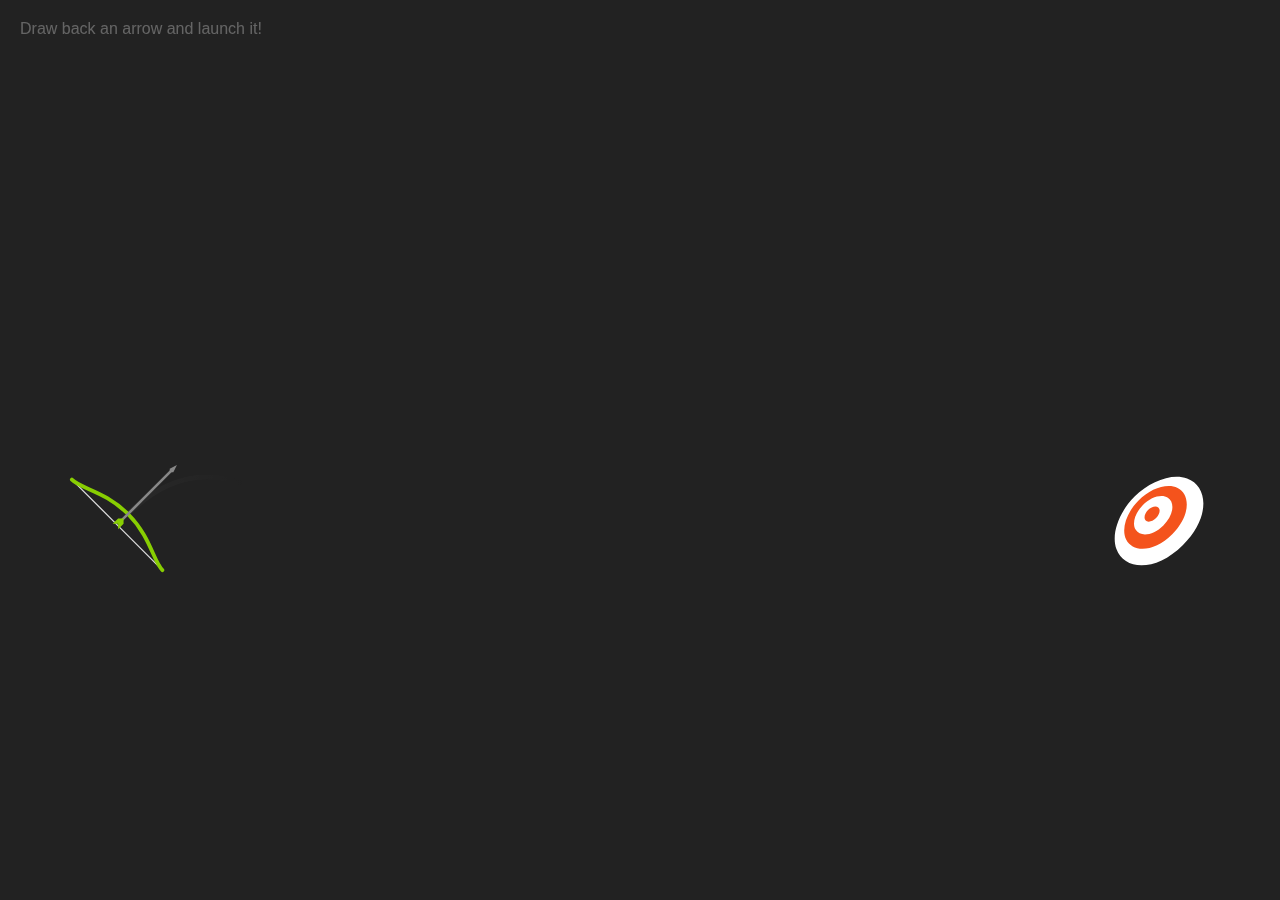
<file: BullsEye/index.html>
<!DOCTYPE html>
<html lang="en">

<head>
	<meta charset="UTF-8">
	<title>BullsEye</title>

	<link rel="stylesheet" href="style.css">
</head>

<body>

	<svg id="game" xmlns="http://www.w3.org/2000/svg" viewBox="0 0 1000 400" overflow="visible">
		<linearGradient id="ArcGradient">
			<stop offset="0" stop-color="#fff" stop-opacity=".2" />
			<stop offset="50%" stop-color="#fff" stop-opacity="0" />
		</linearGradient>
		<path id="arc" fill="none" stroke="url(#ArcGradient)" stroke-width="4" d="M100,250c250-400,550-400,800,0" pointer-events="none" />
		<defs>
			<g id="arrow">
				<line x2="60" fill="none" stroke="#888" stroke-width="2" />
				<polygon fill="#888" points="64 0 58 2 56 0 58 -2" />
				<polygon fill="#88ce02" points="2 -3 -4 -3 -1 0 -4 3 2 3 5 0" />
			</g>
		</defs>
		<g id="target">
			<path fill="#FFF" d="M924.2,274.2c-21.5,21.5-45.9,19.9-52,3.2c-4.4-12.1,2.4-29.2,14.2-41c11.8-11.8,29-18.6,41-14.2 C944.1,228.3,945.7,252.8,924.2,274.2z" />
			<path fill="#F4531C" d="M915.8,265.8c-14.1,14.1-30.8,14.6-36,4.1c-4.1-8.3,0.5-21.3,9.7-30.5s22.2-13.8,30.5-9.7 C930.4,235,929.9,251.7,915.8,265.8z" />
			<path fill="#FFF" d="M908.9,258.9c-8,8-17.9,9.2-21.6,3.5c-3.2-4.9-0.5-13.4,5.6-19.5c6.1-6.1,14.6-8.8,19.5-5.6 C918.1,241,916.9,250.9,908.9,258.9z" />
			<path fill="#F4531C" d="M903.2,253.2c-2.9,2.9-6.7,3.6-8.3,1.7c-1.5-1.8-0.6-5.4,2-8c2.6-2.6,6.2-3.6,8-2 C906.8,246.5,906.1,250.2,903.2,253.2z" />
		</g>
		<g id="bow" fill="none" stroke-linecap="round" vector-effect="non-scaling-stroke" pointer-events="none">
			<polyline fill="none" stroke="#ddd" stroke-linecap="round" points="88,200 88,250 88,300" />
			<path fill="none" stroke="#88ce02" stroke-width="3" stroke-linecap="round" d="M88,300 c0-10.1,12-25.1,12-50s-12-39.9-12-50" />
		</g>
		<g class="arrow-angle">
			<use x="100" y="250" xlink:href="#arrow" />
		</g>
		<clipPath id="mask">
			<polygon opacity=".5" points="0,0 1500,0 1500,200 970,290 950,240 925,220 875,280 890,295 920,310 0,350" pointer-events="none" />
		</clipPath>
		<g class="arrows" clip-path="url(#mask)" pointer-events="none">
		</g>
		<g class="miss" fill="#aaa" opacity="0" transform="translate(0, 100)">
			<path d="M358 194L363 118 386 120 400 153 416 121 440 119 446 203 419 212 416 163 401 180 380 160 381 204" />
			<path d="M450 120L458 200 475 192 474 121" />
			<path d="M537 118L487 118 485 160 515 162 509 177 482 171 482 193 529 199 538 148 501 146 508 133 537 137" />
			<path d="M540 202L543 178 570 186 569 168 544 167 546 122 590 116 586 142 561 140 560 152 586 153 586 205" />
			<path d="M595,215l5-23l31,0l-5,29L595,215z M627,176l13-70l-41-0l-0,70L627,176z" />
		</g>
		<g class="bullseye" fill="#F4531C" opacity="0">
			<path d="M322,159l15-21l-27-13l-32,13l15,71l41-14l7-32L322,159z M292,142h20l3,8l-16,8 L292,142z M321,182l-18,9l-4-18l23-2V182z" />
			<path d="M340 131L359 125 362 169 381 167 386 123 405 129 392 183 351 186z" />
			<path d="M413 119L402 188 450 196 454 175 422 175 438 120z" />
			<path d="M432 167L454 169 466 154 451 151 478 115 453 113z" />
			<path d="M524 109L492 112 466 148 487 155 491 172 464 167 463 184 502 191 513 143 487 141 496 125 517 126z" />
			<path d="M537 114L512 189 558 199 566 174 533 175 539 162 553 164 558 150 543 145 547 134 566 148 575 124z" />
			<path d="M577 118L587 158 570 198 587 204 626 118 606 118 598 141 590 112z" />
			<path d="M635 122L599 198 643 207 649 188 624 188 630 170 639 178 645 162 637 158 649 143 662 151 670 134z" />
			<path d="M649,220l4-21l28,4l-6,25L649,220z M681,191l40-79l-35-8L659,184L681,191z" />
		</g>
		<g class="hit" fill="#ffcc00" opacity="0" transform="translate(180, -80) rotate(12) ">
			<path d="M383 114L385 195 407 191 406 160 422 155 418 191 436 189 444 112 423 119 422 141 407 146 400 113" />
			<path d="M449 185L453 113 477 112 464 186" />
			<path d="M486 113L484 130 506 130 481 188 506 187 520 131 540 135 545 119" />
			<path d="M526,195l5-20l22,5l-9,16L526,195z M558,164l32-44l-35-9l-19,51L558,164z" />
		</g>
		<!-- 	<line x1= "875", y1= "280", x2= "925", y2= "220" stroke="red"/>
		<circle class="point" r="7" fill="purple" opacity=".4"/> -->
	</svg>

	<span>Draw back an arrow and launch it!</span>

	<script src="TweenMax.js"></script>
	<script src="MorphSVGPlugin.js"></script>
	<script src="script.js"></script>

</body>

</html>
</file>
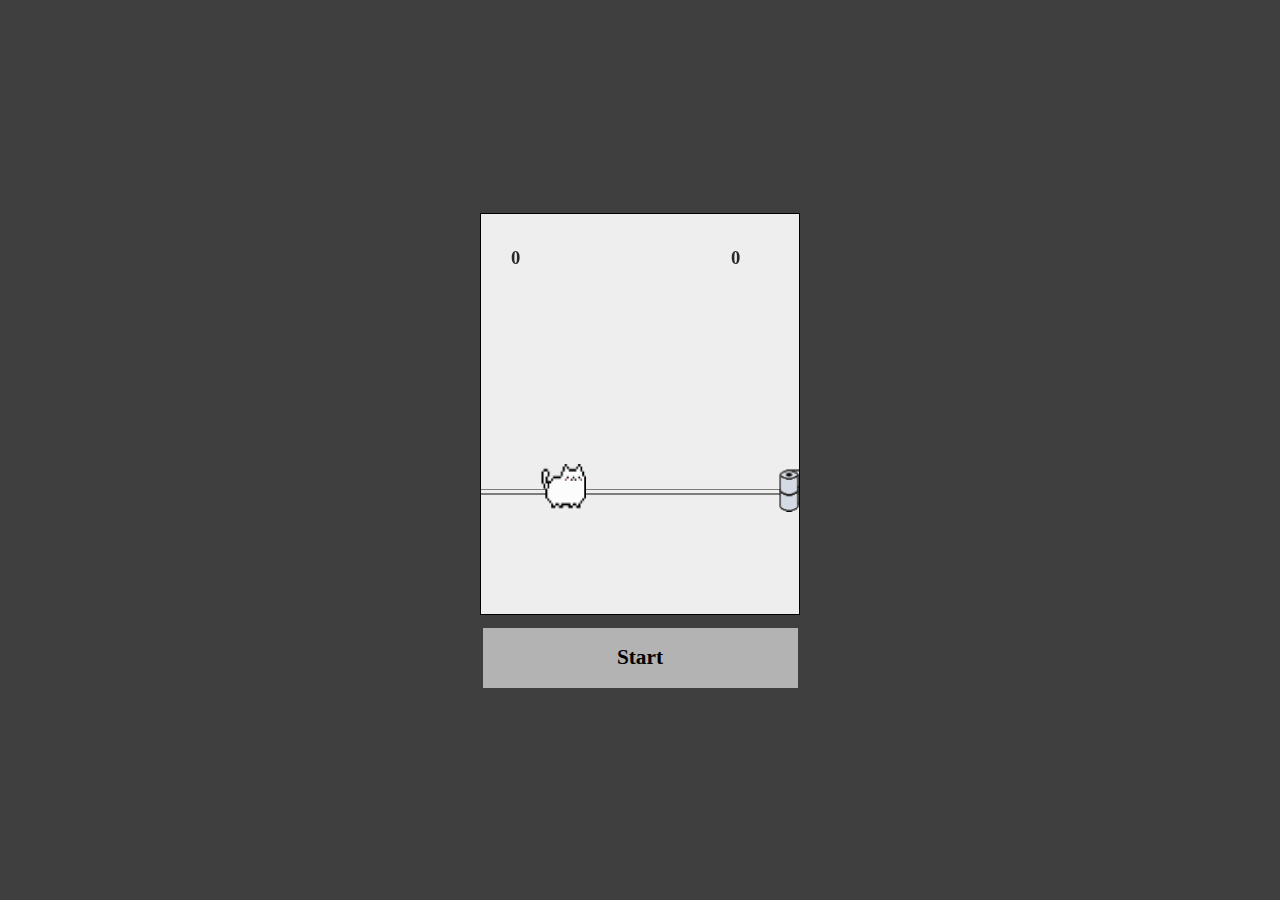
<file: CatJumper/index.html>
<!DOCTYPE html>
<html lang="en" >
<head>
	<meta charset="UTF-8">
	<title>CodePen - Cat Game js</title>
	<link rel="stylesheet" href="style.css">
</head>
<body onload="load();iniciar();">
	<div class="centrar">
		<canvas id="mesadejuego" width="318px;" height="400px;"></canvas>
	</div>
	<div class="button" id="saltar">
		<button type="button" >Start</button>
	</div>
	<script  src="script.js"></script>
</body>
</html>
</file>
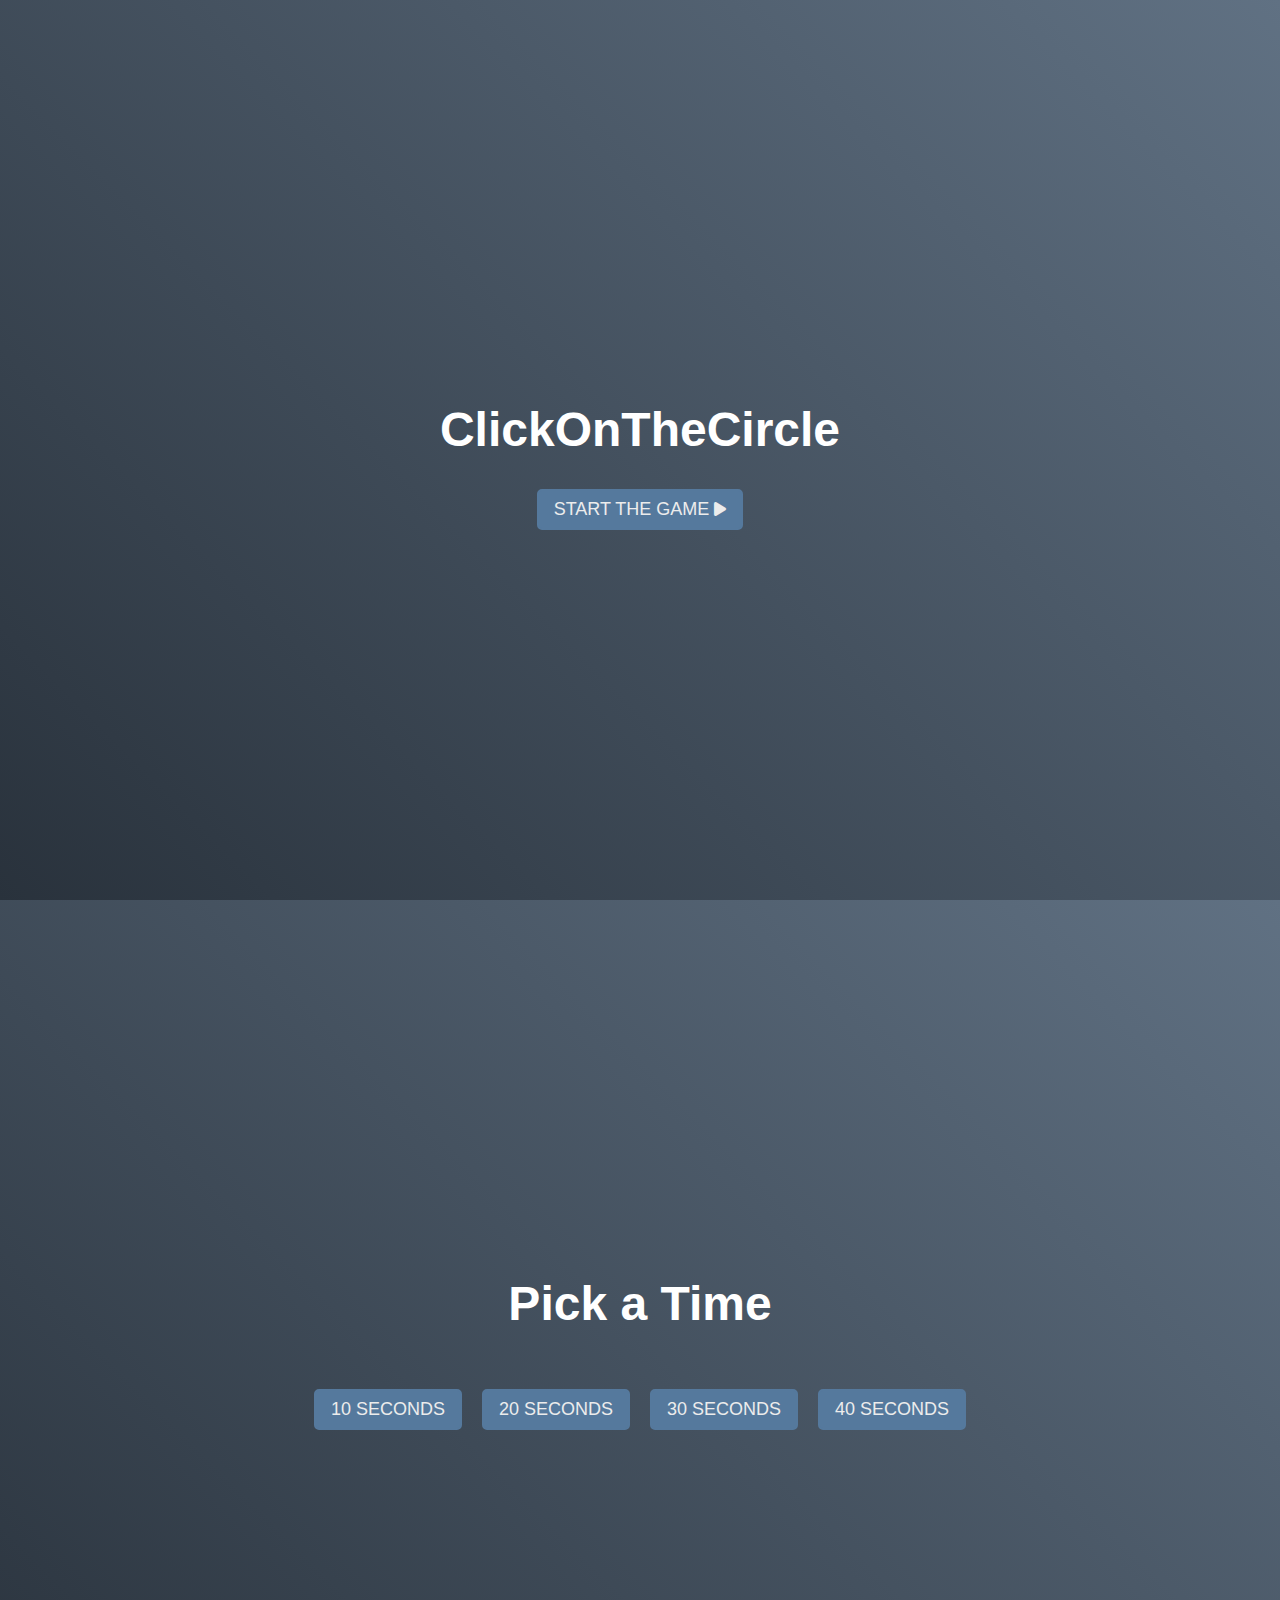
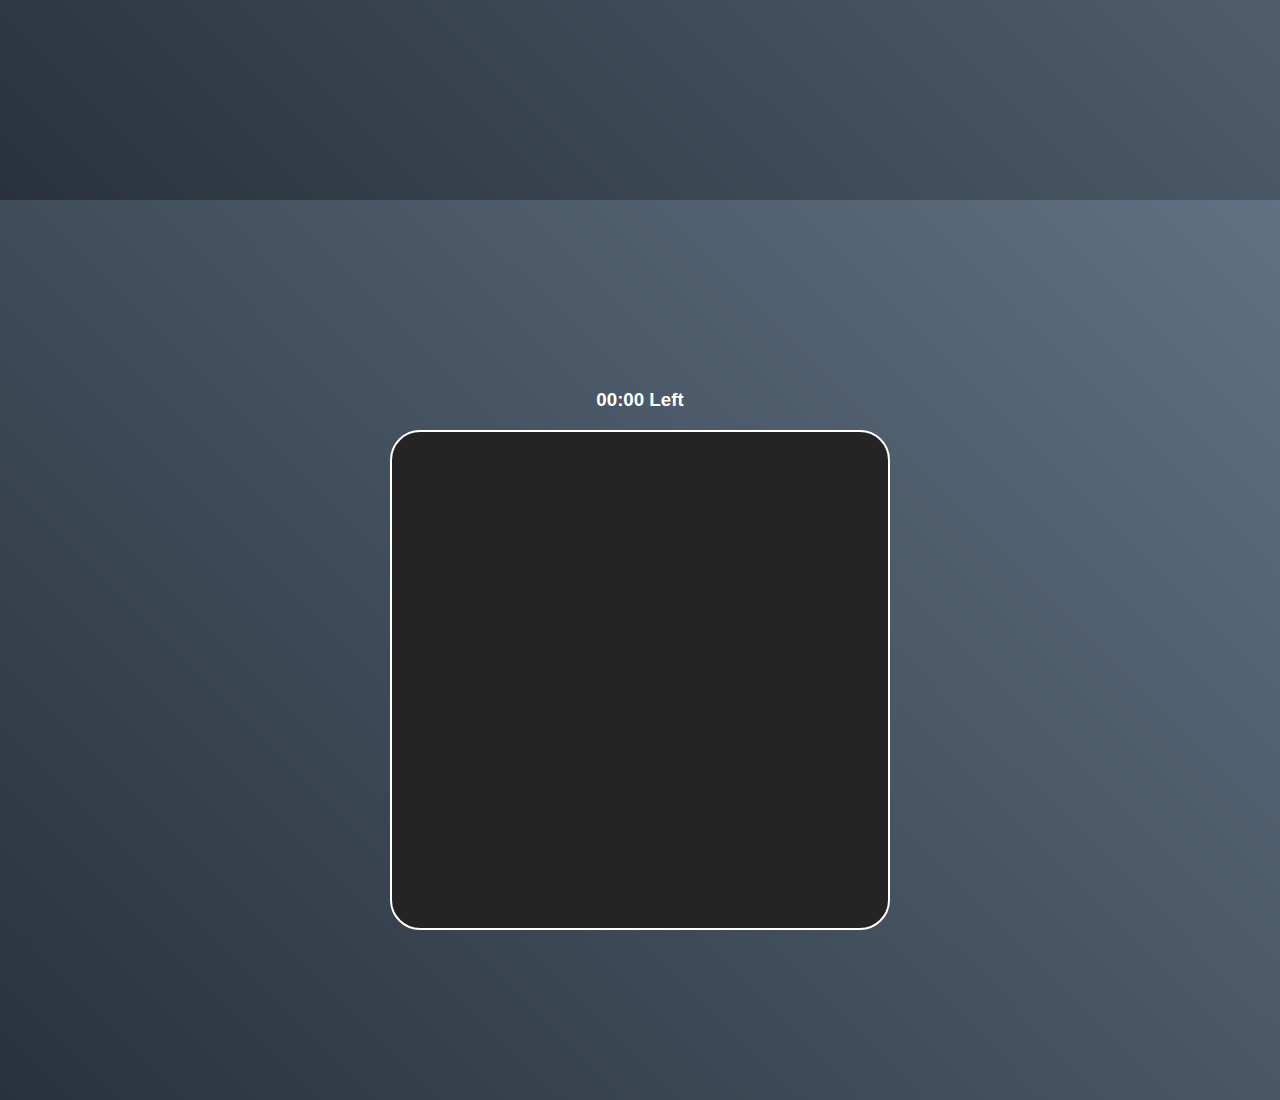
<file: ClickOnTheCircle/index.html>
<!DOCTYPE html>
<html lang="en">

<head>
	<meta charset="UTF-8">

	<title>ClickOnTheCircle</title>

	<link rel="stylesheet" href="style.css">
	<link rel="stylesheet" href="https://cdnjs.cloudflare.com/ajax/libs/font-awesome/6.4.0/css/all.min.css">

	<link rel="preload" href="https://cdnjs.cloudflare.com/ajax/libs/font-awesome/6.4.0/css/all.min.css" as="stylesheet" type="css" crossorigin>

</head>

<body>

	<div class="screen">
		<h1>ClickOnTheCircle</h1>
		<a id="start" href="#" class="start">Start The Game <i class="fa-solid fa-play"></i></a>
	</div>

	<div class="screen">
		<h1>Pick a Time</h1>
		<ul id="time-list" class="time-list">
			<li>
				<button class="time-btn" data-time="10">
					10 Seconds
				</button>
			</li>
			<li>
				<button class="time-btn" data-time="20">
					20 Seconds
				</button>
			</li>
			<li>
				<button class="time-btn" data-time="30">
					30 Seconds
				</button>
			</li>
			<li>
				<button class="time-btn" data-time="40">
					40 Seconds
				</button>
			</li>
		</ul>
	</div>

	<div class="screen">
		<h3><span id="time">00:00</span> Left</h3>
		<div class="board" id="board"></div>
	</div>

	<script src="script.js"></script>

</body>

</html>
</file>
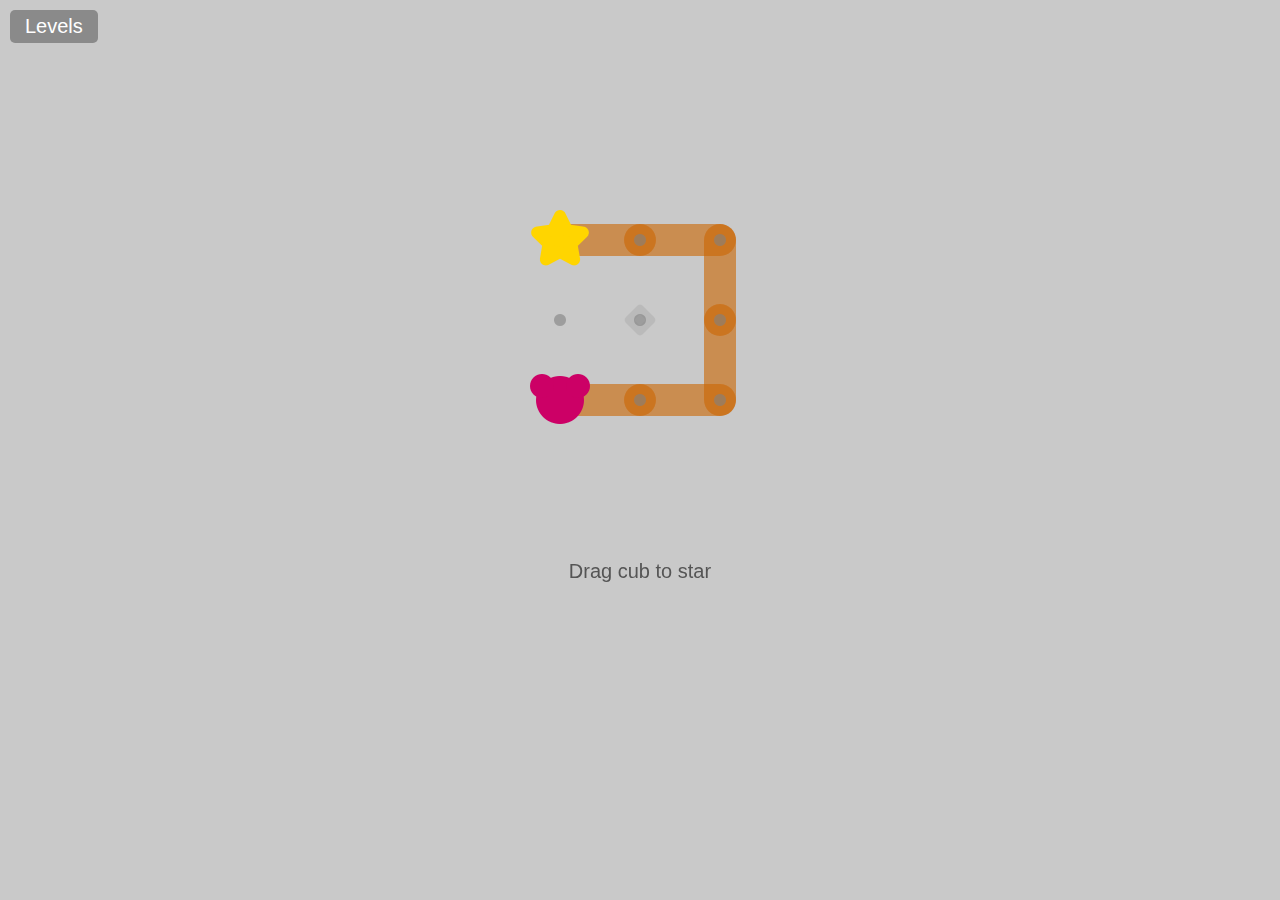
<file: CubNPup/index.html>
<!DOCTYPE html>
<html lang="en">

<head>
  <meta charset="UTF-8">
  <title>Cub n Pup</title>
  <meta name="viewport" content="width=device-width, initial-scale=1.0">

  <link rel="stylesheet" href="style.css">
</head>

<body>

<div class="top-bar">
  <button class="button level-select-button">Levels</button>
</div>

<ol class="level-list"></ol>

<canvas></canvas>
<p class="instruction"></p>
<button class="button next-level-button">Next level</button>

<div class="levels">

<pre id="intro-fixed1" data-blurb="Tutorial">
blurb: Tutorial
instruction: Drag cub to star
---
*=.=.
    !
. . .
    !
@=.=.
</pre>

<pre id="intro-fixed2" data-blurb="Tutorial">
blurb: Tutorial
instruction: Drag grid to rotate. Cub and star moves with grid. Orange links stay in place.
---
* . .
    !
. . .
    !
@=.=.
</pre>

<pre id="intro-fixed3" data-blurb="★">
blurb: ★
---
@=. .

. . .
    !
*=. .
</pre>

<pre id="intro-free1" data-blurb="Tutorial">
blurb: Tutorial
instruction: Blue links move with grid. Rotate grid to connect blue and orange links in different ways.
---
@-. .
!   | 
. . .
    |
*-.-.
</pre>

<pre id="m3x3-2-med" data-blurb="★">
blurb: ★
---
. . *
| | | 
. . .
| | | 
@ .=.
</pre>

<pre id="m3x3-fixed-switch" data-blurb="★">
blurb: ★
---
*=.-.
 
. . .
    | 
@-. .
</pre>

<pre id="m4x4-2" data-blurb="★">
blurb: ★
---
. .=. .
  | !  
. . .-*
  |    
. . . .
       
. @-. .
</pre>

<pre id="m4x4-1" data-blurb="★">
blurb: ★
---
. . . .
       
* . . @
  | ! |
. . . .
  !    
. . . .
</pre>

<pre id="m4x4-3" data-blurb="★">
blurb: ★
---
. @ . .
! |    
. . . .
      |
.=.=.-.
|       
. * . .
</pre>

<pre id="m4x4-4" data-blurb="★">
blurb: ★
---
. . . .
       
* . . .
    !  
. . .-.
!      
.=.=. @
</pre>

<pre id="m4x4-5" data-blurb="★">
blurb: ★
---
.-.-.-.
|       
@ .-.-.
       
* .=. .
!   |   
.-.-. .
</pre>

<pre id="m4x4-6-med" data-blurb="★">
blurb: ★
---
. * . .

.-.=. .
  |
. . . .
!   |
.=. @ .
</pre>

<pre id="m4x4-7-hard1" data-blurb="★★">
blurb: ★★
---
. . *-.
       
.-.=. .
      |
.=. . .
  | |  
@-.-.=.
</pre>

<pre id="m4x4-8-hard2" data-blurb="★★">
blurb: ★★
---
.-@ .=.
       
. . . .
    |  
.-. .-*
  |    
. .=.-.
</pre>

<pre id="m4x4-9-hard1" data-blurb="★★">
blurb: ★★
---
. . .=.
  !    
@-. .-.
     
. .=. .
       
. . * .
</pre>

<pre id="m4x4-10-hard1" data-blurb="★★">
blurb: ★★
---
. @=. .
  |   
. .-.-.
       
.-.-.-.
!     ! 
. * . .
</pre>

<pre id="m5x5-3" data-blurb="★">
. . . . .
  | !   
. . .-. .
  |     
. . . . *
  |     
. . .=. .
  |     
. @ . . .
</pre>

<pre id="m5x5-1" data-blurb="★">
@-.-. .-.
    |    
. . . . .
         
. . .=. .
         
. . . .=.
    |    
. .=.-* .
</pre>

<pre id="m5x5-2" data-blurb="★★">
. . . . .
        
. .=.-. @
|       !
. . . .-.
        
.=. . .=.
!       
* . . . .
</pre>

<pre id="m5x5-4" data-blurb="★★">
. . . .-.
      ! 
. .-. . .
  !     |
.=. . . .
|        
. . . . *
|        
.-@=. .=.
</pre>

<pre id="m5x5-5" data-blurb="★★">
. . . . .

. . .-. *
    !
. . .-. .

.=. . . .
    |
. @-. . .
</pre>

<pre id="m5x5-6" data-blurb="★★">
. . .-.-.
!   !    
. .=.-. .
|   
. .-. .-@
!
* .=. . .
      |
.=. .-.=.
</pre>

<pre id="m5x5-7" data-blurb="★★★">
.=* . @=.
|
. .=. . .
|   | |
.=. . .-.
        |
. . . .=.
!    
. .-.-. .
</pre>

<pre id="m5x5-8" data-blurb="★★★">
. * . .-.
  |     
. . .=.-.
!       | 
. . . . .
        
. .-. .=.
        |
. . .=.-@
</pre>

<pre id="m5x5-9" data-blurb="★★★">
.-.-. . .
    |    
. . . .-@
  !      
* . .-. .
|   !    
.-. . .=.
    |   !
. . .=. .
</pre>

<pre id="m5x5-10" data-blurb="★★">
. . . . .
         
. . . .-@
  !      
* . .=. .
|   !    
.-. . . .
         
. . . . .
</pre>

<pre id="m5x5-11" data-blurb="★★★">
. . . .=.
  |     
. . . .=.
|        
. . .-. .
! |     
. .=. . .
|   !   !
.-@ . * .
</pre>

<pre id="m5x5-12" data-blurb="★★">
. . .=.=.
        
. . . . .
        
. . . . @
        
. . . . .
        
* . .=.=.
</pre>

<pre id="m6x6-1-hard1" data-blurb="★★★">
. . * . . .
  ! | |  
. .-. .-. .
          |
. . . . .-.
      | ! |
. . .=. . .
    |
@-.-. .-. .
          |
. .=. . .-.
</pre>

<pre id="m6x6-2" data-blurb="★★★">
@ .=. . .=.
  | | !
. . . .=. .
  |     |
. . . .-. .
|   !
. . . . . *
|     |
.=. .-. . .
  |   | |
.-. . . .=.
</pre>

<pre id="m6x6-3" data-blurb="★★★">
.=. .=.-.-*
  |        
.-. . . . .
        | !
. . .-.-. .
!          
.-. .=.=. .
           
@ .=. . . .
  |     !
. .-. .-. .
</pre>

<pre id="pivot-4x4-intro" data-blurb="Tutorial">
instruction: Green links pivot with grid, but point in the same direction
---
. .-* .
  |    
. . . .
       
. .>. .
       
. @ . .
</pre>

<pre id="pivot-5x5-2" data-blurb="★★">
. . .-.-@
        
. .<. . .
        
.>. . . .
| !      
.-.-. . *
  !     
. . . . .
</pre>

<pre id="pivot-5x5-swirly" data-blurb="★★★">
. . . . .
      ^ 
.<. . . *
        
. . . . .
        
@ . . .>.
  v     
. . . . .
</pre>

<pre id="pivot-5x5-1" data-blurb="★★★">
. .-. . .
      ^ 
. .<.=.=.
        
.>. . .-@
        
* . . .=.
        
. . . . .
</pre>

<pre id="pivot-5x5-3" data-blurb="★★">
.=. . .-*
    v   
. . . . .
         
. . .-.J.
         
@-. . . .
    v   
.<. . . .
</pre>

<pre id="pivot-5x5-4" data-blurb="★★★">
.-.-. @>.
!     ^ 
. . . . .
  |      
. . . . .
  |     
. . . .=*
    ^    
. . .-. .>
</pre>

<pre id="pivot-5x5-5" data-blurb="★★★">
.-. . . *
        
. .>. . .
|       v
.-. . . .
  ^      
. . .-. .
      v 
@=.=. . .
</pre>

<pre id="pivot-5x5-6" data-blurb="★★★">
. . .>. .
  ! |    
@=. .-. .
        
. . . .=.>
         
. . . . .
         
. *>.<. .
</pre>

<pre id="pivot-5x5-7" data-blurb="★★★">
* . @ . .
v   |   
. . . . .
      !  
. . . . .
^     ! !
. .-. . .
  !     
. . . . .
    v
</pre>

<pre id="pivot-6x6-1" data-blurb="★★★">
. . . . . .
| v         
@ . . . . *
  | |      
. . . . . .
| !   ^ | K
. . . .-.=.
|          
. .-. . . .
v          
.>. . . . .
</pre>

<pre id="pivot-6x6-3" data-blurb="★★★">
. @-. .>.-.
          
. . . . . .
          |
* .>. .=. .
    !      
. . . . . .>
      |   ^
. . . .=. .
           
. .=. . .=.>
</pre>

<pre id="pivot-6x6-2" data-blurb="★★★">
. .-.-. .=.
      v   
. . . . . .
  |     ! v
.>. . . . *
    ^      
. . . . . .
|          
. .-.<. . .
! |       |
. . . .>.-@
</pre>

<pre id="m44" data-blurb="★★">
. .=. *-.
        
. . .=. .
!        
. . . . .
  |   ! 
. . . . .
  |     |
. @ . .=.
</pre>

<pre id="m45" data-blurb="★★">
@ * .>. .
        
. .=.=. .
|     | 
.>. . . .
        
. . . .>.
|       
.=. . .-.
</pre>

<pre id="m46" data-blurb="★★★">
.-. . .
    ^ 
. . . .
       
.L. . .
      !
@ . .-*
</pre>

<pre id="m47" data-blurb="★★">
@ . . . . .
v v v v v v
. . . . . .
 
. . . . . .
           
. . . . . .
  v v v v v
. . . . . .
           
. . . .=. *
v v v v   v
</pre>

<pre id="m48" data-blurb="★">
.-.<.>.=. .
W !       |
. . .A. . *
    |   |  
. .=. . . .
^ !        
. .D.-.=.=@
          | 
. . .-.-. .
|          
.#.=. .<. .
    v     v
</pre>

<pre id="m49" data-blurb="★★★">
. . .-@ .
    |   
. . . .J.
        
* . . . .
| !     !
. . . . .
    v   !
. . . .-.
</pre>

<pre id="m50" data-blurb="★★★">
*=. . .
    v  
. . . .
^     |
. . . .
  ^   |
@ .>. .
</pre>

<pre id="rotate-tut" data-blurb="Tutorial">
instruction: Red links are fixed in place, but rotate with grid
---
. . . .
       
@ .4. .
  |    
. . .-*
       
. . . .
</pre>

<pre id="rotate1" data-blurb="★">
. . .-*
    |  
. . . .
    5  
.4. . .
|      
@ . . .
</pre>

<pre id="rotate2" data-blurb="★★">
@ .-.=.
    |  
. . .4.
    |  
* . . .
|   |  
. . . . 
</pre>

<pre id="rotate3" data-blurb="★★">
. . * .
! 5 v  
. . . @
  |    
. .4. .
  !    
. . . .
</pre>

<pre id="rotate3b" data-blurb="★★">
* . . .
! 5    
. . . @
  |    
. .4. .
  !    
. . . .
</pre>

<pre id="rotate-5x5-1" data-blurb="★★">
. . . .-@
      8 
. .=. . .
        
*=. . . .
        
. .-. . .
        
. . . . .
</pre>

<pre id="rotate-5x5-2" data-blurb="★★">
. . . . .
        
. . . .6*
  |     
. . . .=.
  |     
.4. . . .
        |
. . . .-@
</pre>

<pre id="rotate-5x5-2b" data-blurb="★★★">
. . . . .
  !   | 
.-.-. . .
  v   |
. . .-. .
        
@ . . . .
    5   
. . .=* .
</pre>

<pre id="rotate-6x6-1" data-blurb="★★★">
@4.=. . . .
          
. . . . . .
      v 8 |
.-.-. . . .
!   !   ^   
. . . . . .
           
. .>. . . .
!          
* . .4. . .
</pre>

<pre id="rotate-6x6-2" data-blurb="★★★">
. . *<. . .
          
.=. .-. . .
        5
. . . .-. .
        |   
. . . . . .
           
. . . . . .
    5     | 
. .=. . @-.
</pre>

<pre id="rotate-6x6-3" data-blurb="★★★">
.4. . . . @
!          
.-. . .=. .
! 
. . . . . .
!           
.>.6. . . .
!          
. . . .=.-.
      ^    
. . . . * .
</pre>


</div>

  <script src="script.js"></script>

</body>

</html>
</file>
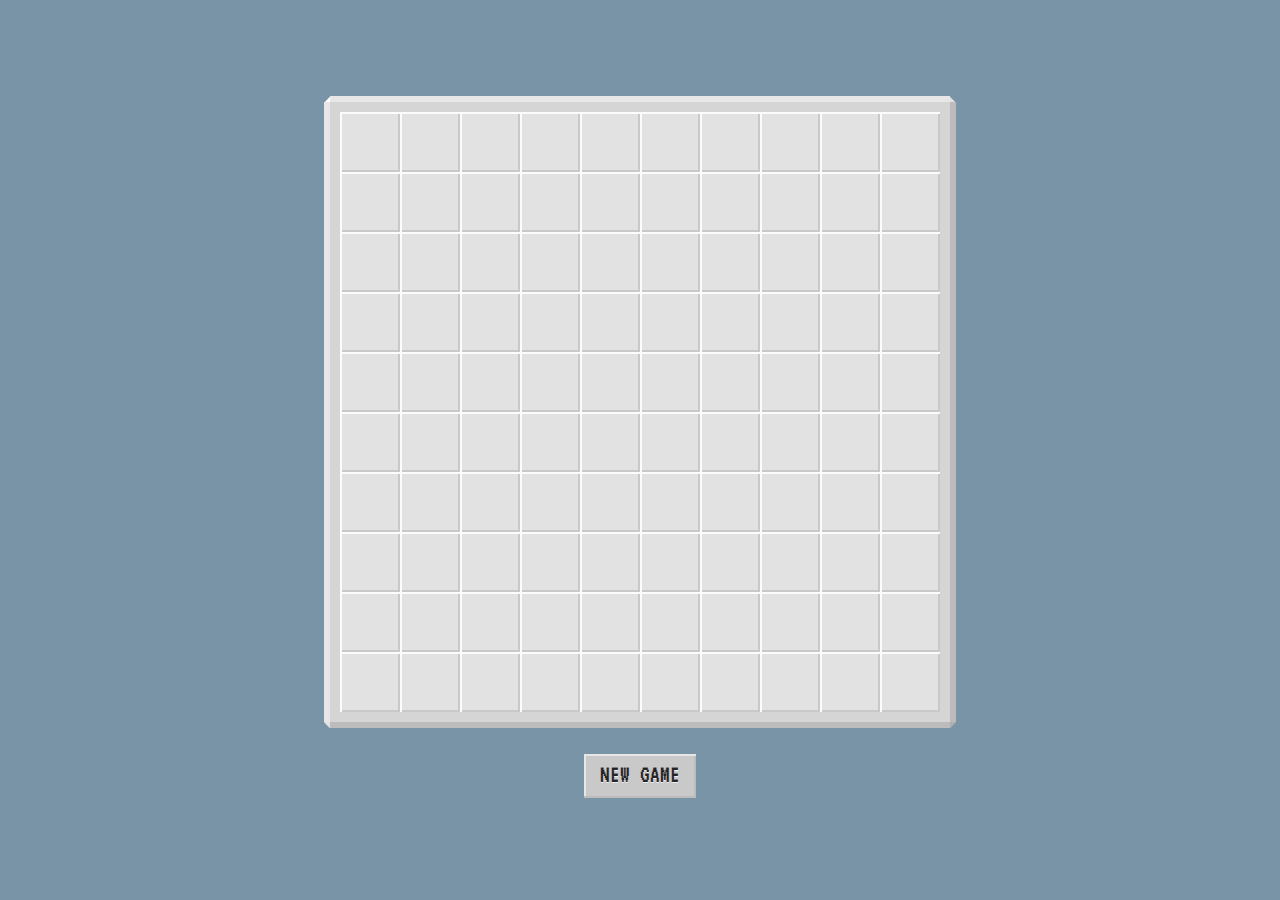
<file: Minesweeper/index.html>
<!DOCTYPE html>
<html lang="en">

<head>
	<meta charset="UTF-8">

	<title>Minesweeper</title>

	<link rel="stylesheet" href="normalize.css">
	<link rel="stylesheet" href="style.css">
</head>

<body>

	<div class="board"></div>

	<a href="#!" class="btn">New Game</a>

	<div class="endscreen"></div>

	<!-- need to style the settings first -->

	<!-- <div class="settings">
	<label for="boardSize">board size</label>
	<input id="boardSize" type="range" min="0" max="20">
	
	<label for="tileSize">tile size</label>
	<input id="tileSize" type="range" min="10" max="100" step="10">
	
	<fieldset>
		<input type="radio" id="easy" name="difficulty" value="0.1" class="difficulty">
		<label for="easy">Easy</label> 
		<input type="radio" id="normal" name="difficulty" value="0.2" class="difficulty" checked>
		<label for="normal">Normal</label>
		<input type="radio" id="hard" name="difficulty" value="0.4" class="difficulty">
		<label for="hard">Hard</label> 
	</fieldset>
</div> -->
	<script src="script.js"></script>

</body>

</html>
</file>
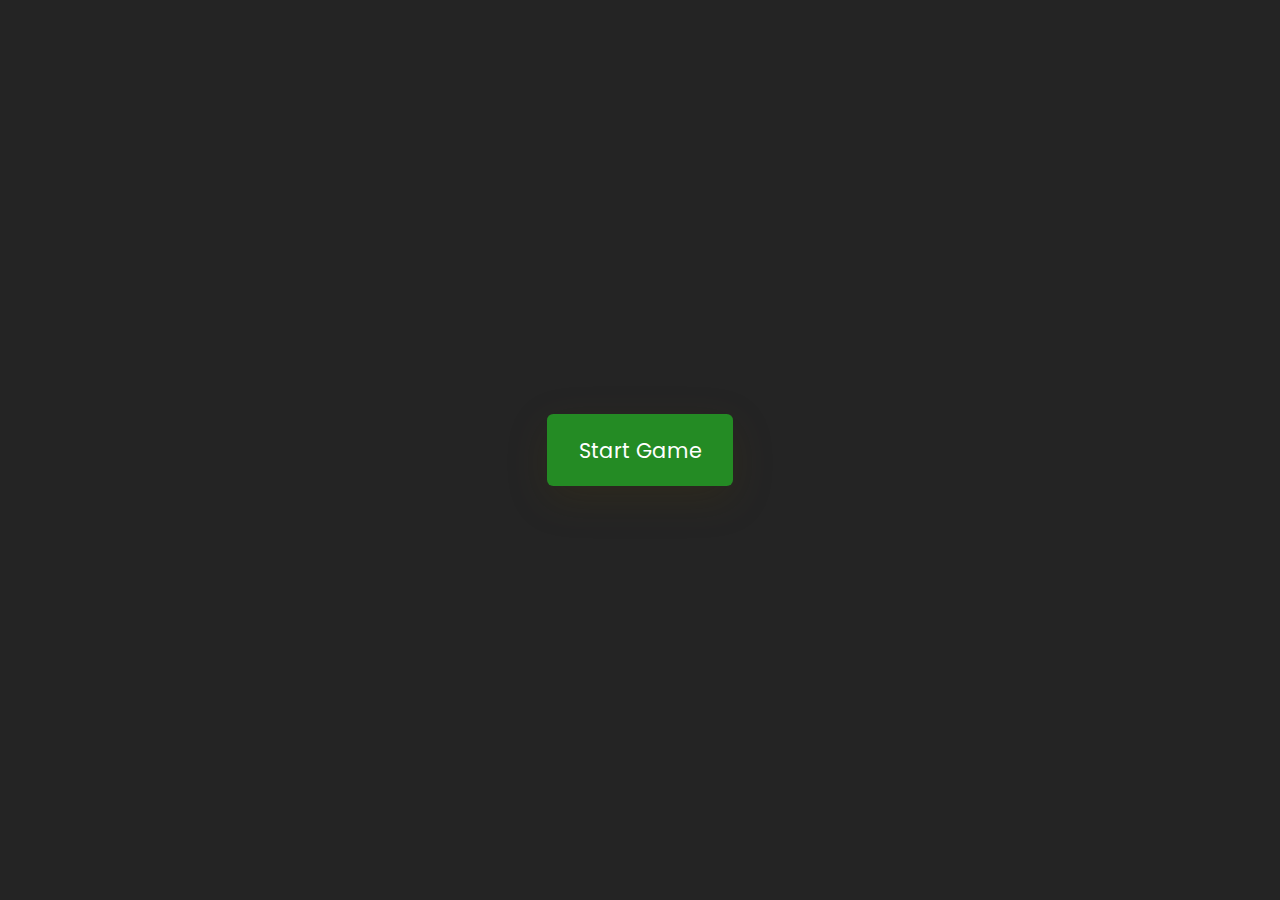
<file: RememberCard/index.html>
<!DOCTYPE html>
<html lang="en">

<head>
	<meta name="viewport" content="width=device-width, initial-scale=1.0" />

	<title>RememberCard</title>

	<link href="https://fonts.googleapis.com/css2?family=Poppins:wght@400;600&display=swap" rel="stylesheet" />
	<link rel="stylesheet" href="style.css" />
</head>

<body>

	<div class="wrapper">
		<div class="stats-container">
			<div id="moves-count"></div>
			<div id="time"></div>
		</div>
		<div class="game-container"></div>
		<button id="stop" class="hide">Stop Game</button>
	</div>

	<div class="controls-container">
		<p id="result"></p>
		<button id="start">Start Game</button>
	</div>

	<script src="script.js"></script>

</body>

</html>
</file>
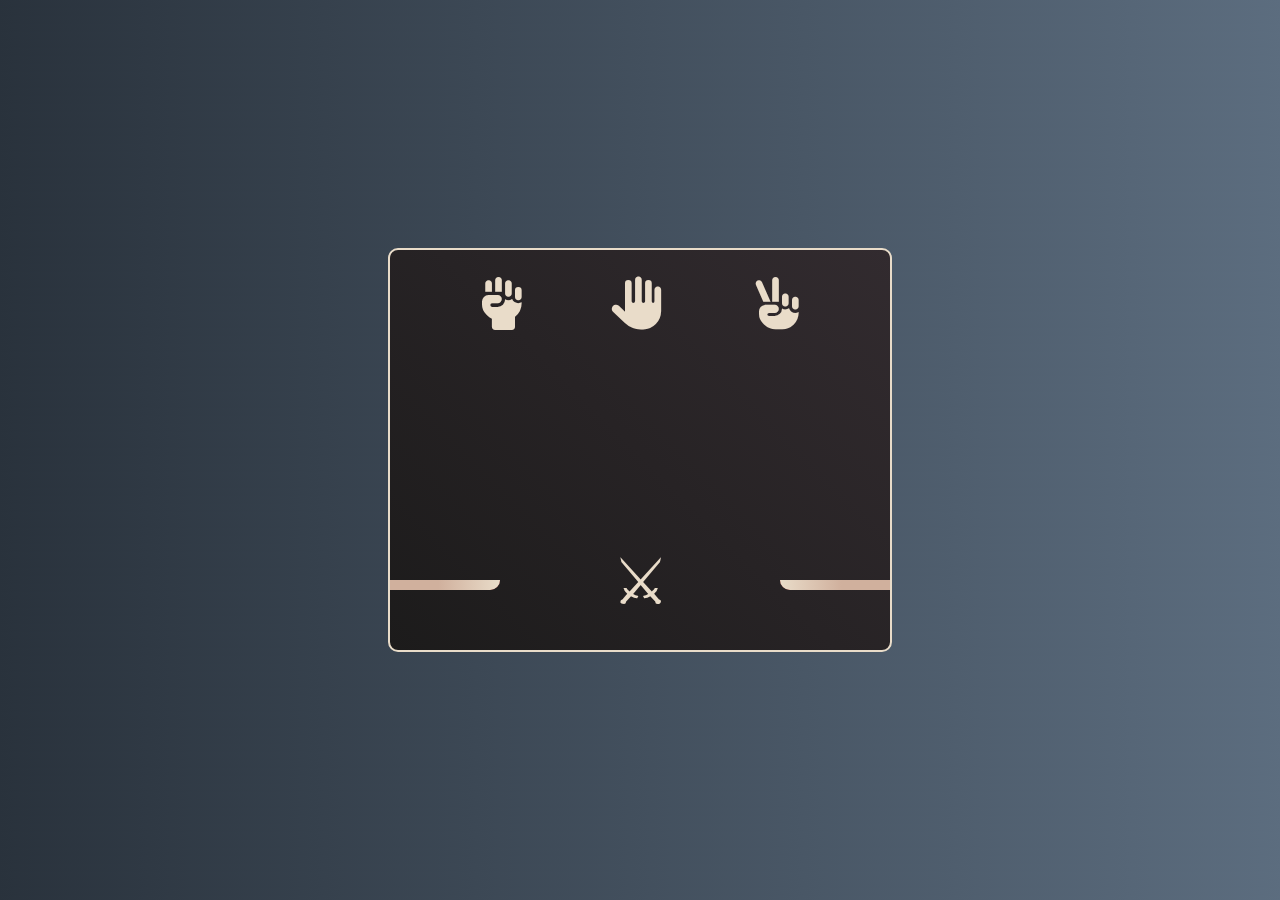
<file: RockPaperScissors/index.html>
<!DOCTYPE html>
<html lang="en">

<head>
	<meta charset="UTF-8">
	<title>Rock Paper Scissors</title>

	<link rel="stylesheet" href="style.css">
	<link rel="stylesheet" href="https://cdnjs.cloudflare.com/ajax/libs/font-awesome/6.4.0/css/all.min.css">
</head>

<body>

	<div class='box'>
		<section class="weapons">
			<div class='rock'><i class="fa-solid fa-hand-fist"></i></div>
			<div class='paper'><i class="fa-solid fa-hand"></i></div>
			<div class='scissors'><i class="fa-solid fa-hand-peace"></i></div>
		</section>
		<section id='text'></section>
		<section class='bottom'>
			<div class="leftBarAndWeapon">
				<div class="user"></div>
				<div class="hum-bar-container bar-container">
					<div class="humbar-bg bar-bg"></div>
					<div class="humbar bar"></div>
				</div>
			</div>
			<div class="play">&#9876;</div>
			<div class="reset"><i class="fa fa-refresh"></i></div>
			<div class="rightBarAndWeapon">
				<div class="comp"></div>
				<div class="comp-bar-container bar-container">
					<div class="compbar-bg bar-bg"></div>
					<div class="compbar bar"></div>
				</div>
			</div>
		</section>
	</div>

	<script src="script.js"></script>

</body>

</html>
</file>
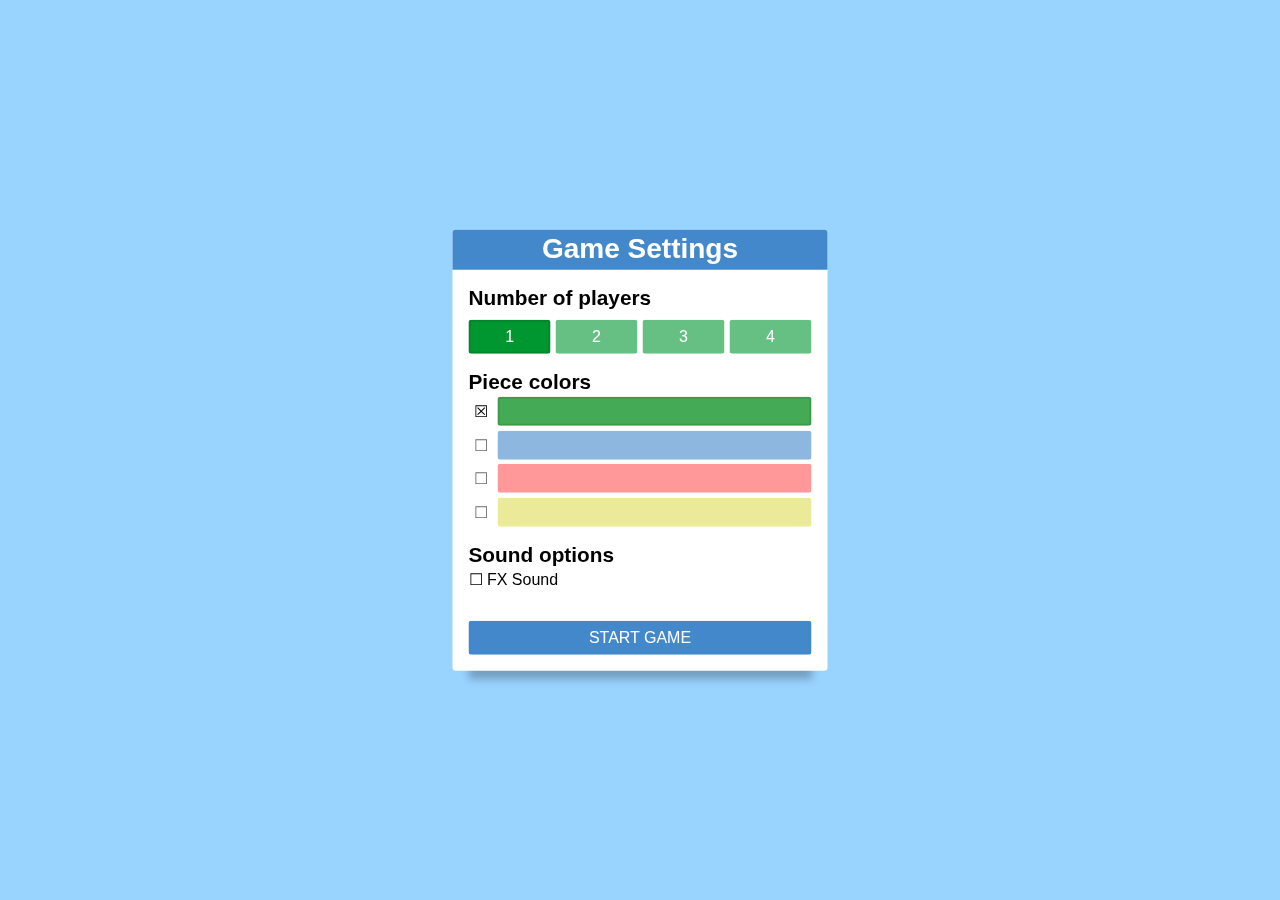
<file: SnakesAndLadders/index.html>
<!DOCTYPE html>
<html lang="en">

<head>
	<meta charset="UTF-8">
	<title>Snakes & Ladders</title>

	<link rel="stylesheet" href="style.css">
</head>

<body> 
	<!-- checkboxes to control states and variables-->
	<input type="radio" name="players" id="players1" checked="checked" value="1" />
	<input type="radio" name="players" id="players2" value="2" />
	<input type="radio" name="players" id="players3" value="3" />
	<input type="radio" name="players" id="players4" value="4" />
	<input type="radio" name="turn" id="turn1" checked="checked" value="1" />
	<input type="radio" name="turn" id="turn2" value="2" />
	<input type="radio" name="turn" id="turn3" value="3" />
	<input type="radio" name="turn" id="turn4" value="4" />
	<input type="radio" name="colors" checked="checked" id="colors1" />
	<input type="radio" name="colors" id="colors2" />
	<input type="radio" name="colors" id="colors3" />
	<input type="radio" name="colors" id="colors4" />
	<input class="game-time" type="checkbox" id="game-time" name="game-time" />
	<input type="checkbox" name="show-info" id="show-info" />
	<input type="checkbox" name="play-fx" id="play-fx" />
	<input class="game-time" type="radio" id="show-instructions-1" name="show-instructions" />
	<input class="game-time" type="radio" id="show-instructions-2" name="show-instructions" />
	<input class="game-time" type="radio" id="show-instructions-3" name="show-instructions" />
	<input class="game-time" type="radio" id="show-instructions-4" name="show-instructions" />
	<input class="game-time" type="radio" id="show-instructions-5" name="show-instructions" />
	<!-- inputs and labels that control the piece position for player 1-->
	<input class="cb" type="radio" name="cb-player1" id="cb-pl1-0" checked="checked" />
	<label class="dice" for="cb-pl1-0"></label>
	<input class="cb" type="radio" name="cb-player1" id="cb-pl1-1" />
	<label class="dice" for="cb-pl1-1"></label>
	<input class="cb" type="radio" name="cb-player1" id="cb-pl1-2" />
	<label class="dice" for="cb-pl1-2"></label>
	<input class="cb" type="radio" name="cb-player1" id="cb-pl1-3" />
	<label class="dice" for="cb-pl1-3"></label>
	<input class="cb" type="radio" name="cb-player1" id="cb-pl1-4" />
	<label class="dice" for="cb-pl1-4"></label>
	<input class="cb" type="radio" name="cb-player1" id="cb-pl1-5" />
	<label class="dice" for="cb-pl1-5"></label>
	<input class="cb" type="radio" name="cb-player1" id="cb-pl1-6" />
	<label class="dice" for="cb-pl1-6"></label>
	<input class="cb" type="radio" name="cb-player1" id="cb-pl1-7" />
	<label class="dice" for="cb-pl1-7"></label>
	<input class="cb" type="radio" name="cb-player1" id="cb-pl1-8" />
	<label class="dice" for="cb-pl1-8"></label>
	<input class="cb" type="radio" name="cb-player1" id="cb-pl1-9" />
	<label class="dice" for="cb-pl1-9"></label>
	<input class="cb" type="radio" name="cb-player1" id="cb-pl1-10" />
	<label class="dice" for="cb-pl1-10"></label>
	<input class="cb" type="radio" name="cb-player1" id="cb-pl1-11" />
	<label class="dice" for="cb-pl1-11"></label>
	<input class="cb" type="radio" name="cb-player1" id="cb-pl1-12" />
	<label class="dice" for="cb-pl1-12"></label>
	<input class="cb" type="radio" name="cb-player1" id="cb-pl1-13" />
	<label class="dice" for="cb-pl1-13"></label>
	<input class="cb" type="radio" name="cb-player1" id="cb-pl1-14" />
	<label class="dice" for="cb-pl1-14"></label>
	<input class="cb" type="radio" name="cb-player1" id="cb-pl1-15" />
	<label class="dice" for="cb-pl1-15"></label>
	<input class="cb" type="radio" name="cb-player1" id="cb-pl1-16" />
	<label class="dice" for="cb-pl1-16"></label>
	<input class="cb" type="radio" name="cb-player1" id="cb-pl1-17" />
	<label class="dice" for="cb-pl1-17"></label>
	<input class="cb" type="radio" name="cb-player1" id="cb-pl1-18" />
	<label class="dice" for="cb-pl1-18"></label>
	<input class="cb" type="radio" name="cb-player1" id="cb-pl1-19" />
	<label class="dice" for="cb-pl1-19"></label>
	<input class="cb" type="radio" name="cb-player1" id="cb-pl1-20" />
	<label class="dice" for="cb-pl1-20"></label>
	<input class="cb" type="radio" name="cb-player1" id="cb-pl1-21" />
	<label class="dice" for="cb-pl1-21"></label>
	<input class="cb" type="radio" name="cb-player1" id="cb-pl1-22" />
	<label class="dice" for="cb-pl1-22"></label>
	<input class="cb" type="radio" name="cb-player1" id="cb-pl1-23" />
	<label class="dice" for="cb-pl1-23"></label>
	<input class="cb" type="radio" name="cb-player1" id="cb-pl1-24" />
	<label class="dice" for="cb-pl1-24"></label>
	<input class="cb" type="radio" name="cb-player1" id="cb-pl1-25" />
	<label class="dice" for="cb-pl1-25"></label>
	<input class="cb" type="radio" name="cb-player1" id="cb-pl1-26" />
	<label class="dice" for="cb-pl1-26"></label>
	<input class="cb" type="radio" name="cb-player1" id="cb-pl1-27" />
	<label class="dice" for="cb-pl1-27"></label>
	<input class="cb" type="radio" name="cb-player1" id="cb-pl1-28" />
	<label class="dice" for="cb-pl1-28"></label>
	<input class="cb" type="radio" name="cb-player1" id="cb-pl1-29" />
	<label class="dice" for="cb-pl1-29"></label>
	<input class="cb" type="radio" name="cb-player1" id="cb-pl1-30" />
	<label class="dice" for="cb-pl1-30"></label>
	<input class="cb" type="radio" name="cb-player1" id="cb-pl1-31" />
	<label class="dice" for="cb-pl1-31"></label>
	<input class="cb" type="radio" name="cb-player1" id="cb-pl1-32" />
	<label class="dice" for="cb-pl1-32"></label>
	<input class="cb" type="radio" name="cb-player1" id="cb-pl1-33" />
	<label class="dice" for="cb-pl1-33"></label>
	<input class="cb" type="radio" name="cb-player1" id="cb-pl1-34" />
	<label class="dice" for="cb-pl1-34"></label>
	<input class="cb" type="radio" name="cb-player1" id="cb-pl1-35" />
	<label class="dice" for="cb-pl1-35"></label>
	<input class="cb" type="radio" name="cb-player1" id="cb-pl1-36" />
	<label class="dice" for="cb-pl1-36"></label>
	<input class="cb" type="radio" name="cb-player1" id="cb-pl1-37" />
	<label class="dice" for="cb-pl1-37"></label>
	<input class="cb" type="radio" name="cb-player1" id="cb-pl1-38" />
	<label class="dice" for="cb-pl1-38"></label>
	<input class="cb" type="radio" name="cb-player1" id="cb-pl1-39" />
	<label class="dice" for="cb-pl1-39"></label>
	<input class="cb" type="radio" name="cb-player1" id="cb-pl1-40" />
	<label class="dice" for="cb-pl1-40"></label>
	<input class="cb" type="radio" name="cb-player1" id="cb-pl1-41" />
	<label class="dice" for="cb-pl1-41"></label>
	<input class="cb" type="radio" name="cb-player1" id="cb-pl1-42" />
	<label class="dice" for="cb-pl1-42"></label>
	<input class="cb" type="radio" name="cb-player1" id="cb-pl1-43" />
	<label class="dice" for="cb-pl1-43"></label>
	<input class="cb" type="radio" name="cb-player1" id="cb-pl1-44" />
	<label class="dice" for="cb-pl1-44"></label>
	<input class="cb" type="radio" name="cb-player1" id="cb-pl1-45" />
	<label class="dice" for="cb-pl1-45"></label>
	<input class="cb" type="radio" name="cb-player1" id="cb-pl1-46" />
	<label class="dice" for="cb-pl1-46"></label>
	<input class="cb" type="radio" name="cb-player1" id="cb-pl1-47" />
	<label class="dice" for="cb-pl1-47"></label>
	<input class="cb" type="radio" name="cb-player1" id="cb-pl1-48" />
	<label class="dice" for="cb-pl1-48"></label>
	<input class="cb" type="radio" name="cb-player1" id="cb-pl1-49" />
	<label class="dice" for="cb-pl1-49"></label>
	<input class="cb" type="radio" name="cb-player1" id="cb-pl1-50" />
	<label class="dice" for="cb-pl1-50"></label>
	<input class="cb" type="radio" name="cb-player1" id="cb-pl1-51" />
	<label class="dice" for="cb-pl1-51"></label>
	<input class="cb" type="radio" name="cb-player1" id="cb-pl1-52" />
	<label class="dice" for="cb-pl1-52"></label>
	<input class="cb" type="radio" name="cb-player1" id="cb-pl1-53" />
	<label class="dice" for="cb-pl1-53"></label>
	<input class="cb" type="radio" name="cb-player1" id="cb-pl1-54" />
	<label class="dice" for="cb-pl1-54"></label>
	<input class="cb" type="radio" name="cb-player1" id="cb-pl1-55" />
	<label class="dice" for="cb-pl1-55"></label>
	<input class="cb" type="radio" name="cb-player1" id="cb-pl1-56" />
	<label class="dice" for="cb-pl1-56"></label>
	<input class="cb" type="radio" name="cb-player1" id="cb-pl1-57" />
	<label class="dice" for="cb-pl1-57"></label>
	<input class="cb" type="radio" name="cb-player1" id="cb-pl1-58" />
	<label class="dice" for="cb-pl1-58"></label>
	<input class="cb" type="radio" name="cb-player1" id="cb-pl1-59" />
	<label class="dice" for="cb-pl1-59"></label>
	<input class="cb" type="radio" name="cb-player1" id="cb-pl1-60" />
	<label class="dice" for="cb-pl1-60"></label>
	<input class="cb" type="radio" name="cb-player1" id="cb-pl1-61" />
	<label class="dice" for="cb-pl1-61"></label>
	<input class="cb" type="radio" name="cb-player1" id="cb-pl1-62" />
	<label class="dice" for="cb-pl1-62"></label>
	<input class="cb" type="radio" name="cb-player1" id="cb-pl1-63" />
	<label class="dice" for="cb-pl1-63"></label>
	<input class="cb" type="radio" name="cb-player1" id="cb-pl1-64" />
	<label class="dice" for="cb-pl1-64"></label>
	<input class="cb" type="radio" name="cb-player1" id="cb-pl1-65" />
	<label class="dice" for="cb-pl1-65"></label>
	<input class="cb" type="radio" name="cb-player1" id="cb-pl1-66" />
	<label class="dice" for="cb-pl1-66"></label>
	<input class="cb" type="radio" name="cb-player1" id="cb-pl1-67" />
	<label class="dice" for="cb-pl1-67"></label>
	<input class="cb" type="radio" name="cb-player1" id="cb-pl1-68" />
	<label class="dice" for="cb-pl1-68"></label>
	<input class="cb" type="radio" name="cb-player1" id="cb-pl1-69" />
	<label class="dice" for="cb-pl1-69"></label>
	<input class="cb" type="radio" name="cb-player1" id="cb-pl1-70" />
	<label class="dice" for="cb-pl1-70"></label>
	<input class="cb" type="radio" name="cb-player1" id="cb-pl1-71" />
	<label class="dice" for="cb-pl1-71"></label>
	<input class="cb" type="radio" name="cb-player1" id="cb-pl1-72" />
	<label class="dice" for="cb-pl1-72"></label>
	<input class="cb" type="radio" name="cb-player1" id="cb-pl1-73" />
	<label class="dice" for="cb-pl1-73"></label>
	<input class="cb" type="radio" name="cb-player1" id="cb-pl1-74" />
	<label class="dice" for="cb-pl1-74"></label>
	<input class="cb" type="radio" name="cb-player1" id="cb-pl1-75" />
	<label class="dice" for="cb-pl1-75"></label>
	<input class="cb" type="radio" name="cb-player1" id="cb-pl1-76" />
	<label class="dice" for="cb-pl1-76"></label>
	<input class="cb" type="radio" name="cb-player1" id="cb-pl1-77" />
	<label class="dice" for="cb-pl1-77"></label>
	<input class="cb" type="radio" name="cb-player1" id="cb-pl1-78" />
	<label class="dice" for="cb-pl1-78"></label>
	<input class="cb" type="radio" name="cb-player1" id="cb-pl1-79" />
	<label class="dice" for="cb-pl1-79"></label>
	<input class="cb" type="radio" name="cb-player1" id="cb-pl1-80" />
	<label class="dice" for="cb-pl1-80"></label>
	<input class="cb" type="radio" name="cb-player1" id="cb-pl1-81" />
	<label class="dice" for="cb-pl1-81"></label>
	<input class="cb" type="radio" name="cb-player1" id="cb-pl1-82" />
	<label class="dice" for="cb-pl1-82"></label>
	<input class="cb" type="radio" name="cb-player1" id="cb-pl1-83" />
	<label class="dice" for="cb-pl1-83"></label>
	<input class="cb" type="radio" name="cb-player1" id="cb-pl1-84" />
	<label class="dice" for="cb-pl1-84"></label>
	<input class="cb" type="radio" name="cb-player1" id="cb-pl1-85" />
	<label class="dice" for="cb-pl1-85"></label>
	<input class="cb" type="radio" name="cb-player1" id="cb-pl1-86" />
	<label class="dice" for="cb-pl1-86"></label>
	<input class="cb" type="radio" name="cb-player1" id="cb-pl1-87" />
	<label class="dice" for="cb-pl1-87"></label>
	<input class="cb" type="radio" name="cb-player1" id="cb-pl1-88" />
	<label class="dice" for="cb-pl1-88"></label>
	<input class="cb" type="radio" name="cb-player1" id="cb-pl1-89" />
	<label class="dice" for="cb-pl1-89"></label>
	<input class="cb" type="radio" name="cb-player1" id="cb-pl1-90" />
	<label class="dice" for="cb-pl1-90"></label>
	<input class="cb" type="radio" name="cb-player1" id="cb-pl1-91" />
	<label class="dice" for="cb-pl1-91"></label>
	<input class="cb" type="radio" name="cb-player1" id="cb-pl1-92" />
	<label class="dice" for="cb-pl1-92"></label>
	<input class="cb" type="radio" name="cb-player1" id="cb-pl1-93" />
	<label class="dice" for="cb-pl1-93"></label>
	<input class="cb" type="radio" name="cb-player1" id="cb-pl1-94" />
	<label class="dice" for="cb-pl1-94"></label>
	<input class="cb" type="radio" name="cb-player1" id="cb-pl1-95" />
	<label class="dice" for="cb-pl1-95"></label>
	<input class="cb" type="radio" name="cb-player1" id="cb-pl1-96" />
	<label class="dice" for="cb-pl1-96"></label>
	<input class="cb" type="radio" name="cb-player1" id="cb-pl1-97" />
	<label class="dice" for="cb-pl1-97"></label>
	<input class="cb" type="radio" name="cb-player1" id="cb-pl1-98" />
	<label class="dice" for="cb-pl1-98"></label>
	<input class="cb" type="radio" name="cb-player1" id="cb-pl1-99" />
	<label class="dice" for="cb-pl1-99"></label>
	<input class="cb" type="radio" name="cb-player1" id="cb-pl1-100" />
	<label class="dice" for="cb-pl1-100"></label>
	<input class="cb" type="radio" name="cb-player1" id="cb-pl1-101" />
	<label class="dice" for="cb-pl1-101"></label>
	<input class="cb" type="radio" name="cb-player1" id="cb-pl1-102" />
	<label class="dice" for="cb-pl1-102"></label>
	<input class="cb" type="radio" name="cb-player1" id="cb-pl1-103" />
	<label class="dice" for="cb-pl1-103"></label>
	<input class="cb" type="radio" name="cb-player1" id="cb-pl1-104" />
	<label class="dice" for="cb-pl1-104"></label>
	<input class="cb" type="radio" name="cb-player1" id="cb-pl1-105" />
	<label class="dice" for="cb-pl1-105"></label>
	<input class="cb" type="radio" name="cb-player1" id="cb-pl1-106" />
	<label class="dice" for="cb-pl1-106"></label>
	<input class="cb" type="radio" name="cb-player2" id="cb-pl2-0" checked="checked" />
	<label class="dice" for="cb-pl2-0"></label>
	<input class="cb" type="radio" name="cb-player2" id="cb-pl2-1" />
	<label class="dice" for="cb-pl2-1"></label>
	<input class="cb" type="radio" name="cb-player2" id="cb-pl2-2" />
	<label class="dice" for="cb-pl2-2"></label>
	<input class="cb" type="radio" name="cb-player2" id="cb-pl2-3" />
	<label class="dice" for="cb-pl2-3"></label>
	<input class="cb" type="radio" name="cb-player2" id="cb-pl2-4" />
	<label class="dice" for="cb-pl2-4"></label>
	<input class="cb" type="radio" name="cb-player2" id="cb-pl2-5" />
	<label class="dice" for="cb-pl2-5"></label>
	<input class="cb" type="radio" name="cb-player2" id="cb-pl2-6" />
	<label class="dice" for="cb-pl2-6"></label>
	<input class="cb" type="radio" name="cb-player2" id="cb-pl2-7" />
	<label class="dice" for="cb-pl2-7"></label>
	<input class="cb" type="radio" name="cb-player2" id="cb-pl2-8" />
	<label class="dice" for="cb-pl2-8"></label>
	<input class="cb" type="radio" name="cb-player2" id="cb-pl2-9" />
	<label class="dice" for="cb-pl2-9"></label>
	<input class="cb" type="radio" name="cb-player2" id="cb-pl2-10" />
	<label class="dice" for="cb-pl2-10"></label>
	<input class="cb" type="radio" name="cb-player2" id="cb-pl2-11" />
	<label class="dice" for="cb-pl2-11"></label>
	<input class="cb" type="radio" name="cb-player2" id="cb-pl2-12" />
	<label class="dice" for="cb-pl2-12"></label>
	<input class="cb" type="radio" name="cb-player2" id="cb-pl2-13" />
	<label class="dice" for="cb-pl2-13"></label>
	<input class="cb" type="radio" name="cb-player2" id="cb-pl2-14" />
	<label class="dice" for="cb-pl2-14"></label>
	<input class="cb" type="radio" name="cb-player2" id="cb-pl2-15" />
	<label class="dice" for="cb-pl2-15"></label>
	<input class="cb" type="radio" name="cb-player2" id="cb-pl2-16" />
	<label class="dice" for="cb-pl2-16"></label>
	<input class="cb" type="radio" name="cb-player2" id="cb-pl2-17" />
	<label class="dice" for="cb-pl2-17"></label>
	<input class="cb" type="radio" name="cb-player2" id="cb-pl2-18" />
	<label class="dice" for="cb-pl2-18"></label>
	<input class="cb" type="radio" name="cb-player2" id="cb-pl2-19" />
	<label class="dice" for="cb-pl2-19"></label>
	<input class="cb" type="radio" name="cb-player2" id="cb-pl2-20" />
	<label class="dice" for="cb-pl2-20"></label>
	<input class="cb" type="radio" name="cb-player2" id="cb-pl2-21" />
	<label class="dice" for="cb-pl2-21"></label>
	<input class="cb" type="radio" name="cb-player2" id="cb-pl2-22" />
	<label class="dice" for="cb-pl2-22"></label>
	<input class="cb" type="radio" name="cb-player2" id="cb-pl2-23" />
	<label class="dice" for="cb-pl2-23"></label>
	<input class="cb" type="radio" name="cb-player2" id="cb-pl2-24" />
	<label class="dice" for="cb-pl2-24"></label>
	<input class="cb" type="radio" name="cb-player2" id="cb-pl2-25" />
	<label class="dice" for="cb-pl2-25"></label>
	<input class="cb" type="radio" name="cb-player2" id="cb-pl2-26" />
	<label class="dice" for="cb-pl2-26"></label>
	<input class="cb" type="radio" name="cb-player2" id="cb-pl2-27" />
	<label class="dice" for="cb-pl2-27"></label>
	<input class="cb" type="radio" name="cb-player2" id="cb-pl2-28" />
	<label class="dice" for="cb-pl2-28"></label>
	<input class="cb" type="radio" name="cb-player2" id="cb-pl2-29" />
	<label class="dice" for="cb-pl2-29"></label>
	<input class="cb" type="radio" name="cb-player2" id="cb-pl2-30" />
	<label class="dice" for="cb-pl2-30"></label>
	<input class="cb" type="radio" name="cb-player2" id="cb-pl2-31" />
	<label class="dice" for="cb-pl2-31"></label>
	<input class="cb" type="radio" name="cb-player2" id="cb-pl2-32" />
	<label class="dice" for="cb-pl2-32"></label>
	<input class="cb" type="radio" name="cb-player2" id="cb-pl2-33" />
	<label class="dice" for="cb-pl2-33"></label>
	<input class="cb" type="radio" name="cb-player2" id="cb-pl2-34" />
	<label class="dice" for="cb-pl2-34"></label>
	<input class="cb" type="radio" name="cb-player2" id="cb-pl2-35" />
	<label class="dice" for="cb-pl2-35"></label>
	<input class="cb" type="radio" name="cb-player2" id="cb-pl2-36" />
	<label class="dice" for="cb-pl2-36"></label>
	<input class="cb" type="radio" name="cb-player2" id="cb-pl2-37" />
	<label class="dice" for="cb-pl2-37"></label>
	<input class="cb" type="radio" name="cb-player2" id="cb-pl2-38" />
	<label class="dice" for="cb-pl2-38"></label>
	<input class="cb" type="radio" name="cb-player2" id="cb-pl2-39" />
	<label class="dice" for="cb-pl2-39"></label>
	<input class="cb" type="radio" name="cb-player2" id="cb-pl2-40" />
	<label class="dice" for="cb-pl2-40"></label>
	<input class="cb" type="radio" name="cb-player2" id="cb-pl2-41" />
	<label class="dice" for="cb-pl2-41"></label>
	<input class="cb" type="radio" name="cb-player2" id="cb-pl2-42" />
	<label class="dice" for="cb-pl2-42"></label>
	<input class="cb" type="radio" name="cb-player2" id="cb-pl2-43" />
	<label class="dice" for="cb-pl2-43"></label>
	<input class="cb" type="radio" name="cb-player2" id="cb-pl2-44" />
	<label class="dice" for="cb-pl2-44"></label>
	<input class="cb" type="radio" name="cb-player2" id="cb-pl2-45" />
	<label class="dice" for="cb-pl2-45"></label>
	<input class="cb" type="radio" name="cb-player2" id="cb-pl2-46" />
	<label class="dice" for="cb-pl2-46"></label>
	<input class="cb" type="radio" name="cb-player2" id="cb-pl2-47" />
	<label class="dice" for="cb-pl2-47"></label>
	<input class="cb" type="radio" name="cb-player2" id="cb-pl2-48" />
	<label class="dice" for="cb-pl2-48"></label>
	<input class="cb" type="radio" name="cb-player2" id="cb-pl2-49" />
	<label class="dice" for="cb-pl2-49"></label>
	<input class="cb" type="radio" name="cb-player2" id="cb-pl2-50" />
	<label class="dice" for="cb-pl2-50"></label>
	<input class="cb" type="radio" name="cb-player2" id="cb-pl2-51" />
	<label class="dice" for="cb-pl2-51"></label>
	<input class="cb" type="radio" name="cb-player2" id="cb-pl2-52" />
	<label class="dice" for="cb-pl2-52"></label>
	<input class="cb" type="radio" name="cb-player2" id="cb-pl2-53" />
	<label class="dice" for="cb-pl2-53"></label>
	<input class="cb" type="radio" name="cb-player2" id="cb-pl2-54" />
	<label class="dice" for="cb-pl2-54"></label>
	<input class="cb" type="radio" name="cb-player2" id="cb-pl2-55" />
	<label class="dice" for="cb-pl2-55"></label>
	<input class="cb" type="radio" name="cb-player2" id="cb-pl2-56" />
	<label class="dice" for="cb-pl2-56"></label>
	<input class="cb" type="radio" name="cb-player2" id="cb-pl2-57" />
	<label class="dice" for="cb-pl2-57"></label>
	<input class="cb" type="radio" name="cb-player2" id="cb-pl2-58" />
	<label class="dice" for="cb-pl2-58"></label>
	<input class="cb" type="radio" name="cb-player2" id="cb-pl2-59" />
	<label class="dice" for="cb-pl2-59"></label>
	<input class="cb" type="radio" name="cb-player2" id="cb-pl2-60" />
	<label class="dice" for="cb-pl2-60"></label>
	<input class="cb" type="radio" name="cb-player2" id="cb-pl2-61" />
	<label class="dice" for="cb-pl2-61"></label>
	<input class="cb" type="radio" name="cb-player2" id="cb-pl2-62" />
	<label class="dice" for="cb-pl2-62"></label>
	<input class="cb" type="radio" name="cb-player2" id="cb-pl2-63" />
	<label class="dice" for="cb-pl2-63"></label>
	<input class="cb" type="radio" name="cb-player2" id="cb-pl2-64" />
	<label class="dice" for="cb-pl2-64"></label>
	<input class="cb" type="radio" name="cb-player2" id="cb-pl2-65" />
	<label class="dice" for="cb-pl2-65"></label>
	<input class="cb" type="radio" name="cb-player2" id="cb-pl2-66" />
	<label class="dice" for="cb-pl2-66"></label>
	<input class="cb" type="radio" name="cb-player2" id="cb-pl2-67" />
	<label class="dice" for="cb-pl2-67"></label>
	<input class="cb" type="radio" name="cb-player2" id="cb-pl2-68" />
	<label class="dice" for="cb-pl2-68"></label>
	<input class="cb" type="radio" name="cb-player2" id="cb-pl2-69" />
	<label class="dice" for="cb-pl2-69"></label>
	<input class="cb" type="radio" name="cb-player2" id="cb-pl2-70" />
	<label class="dice" for="cb-pl2-70"></label>
	<input class="cb" type="radio" name="cb-player2" id="cb-pl2-71" />
	<label class="dice" for="cb-pl2-71"></label>
	<input class="cb" type="radio" name="cb-player2" id="cb-pl2-72" />
	<label class="dice" for="cb-pl2-72"></label>
	<input class="cb" type="radio" name="cb-player2" id="cb-pl2-73" />
	<label class="dice" for="cb-pl2-73"></label>
	<input class="cb" type="radio" name="cb-player2" id="cb-pl2-74" />
	<label class="dice" for="cb-pl2-74"></label>
	<input class="cb" type="radio" name="cb-player2" id="cb-pl2-75" />
	<label class="dice" for="cb-pl2-75"></label>
	<input class="cb" type="radio" name="cb-player2" id="cb-pl2-76" />
	<label class="dice" for="cb-pl2-76"></label>
	<input class="cb" type="radio" name="cb-player2" id="cb-pl2-77" />
	<label class="dice" for="cb-pl2-77"></label>
	<input class="cb" type="radio" name="cb-player2" id="cb-pl2-78" />
	<label class="dice" for="cb-pl2-78"></label>
	<input class="cb" type="radio" name="cb-player2" id="cb-pl2-79" />
	<label class="dice" for="cb-pl2-79"></label>
	<input class="cb" type="radio" name="cb-player2" id="cb-pl2-80" />
	<label class="dice" for="cb-pl2-80"></label>
	<input class="cb" type="radio" name="cb-player2" id="cb-pl2-81" />
	<label class="dice" for="cb-pl2-81"></label>
	<input class="cb" type="radio" name="cb-player2" id="cb-pl2-82" />
	<label class="dice" for="cb-pl2-82"></label>
	<input class="cb" type="radio" name="cb-player2" id="cb-pl2-83" />
	<label class="dice" for="cb-pl2-83"></label>
	<input class="cb" type="radio" name="cb-player2" id="cb-pl2-84" />
	<label class="dice" for="cb-pl2-84"></label>
	<input class="cb" type="radio" name="cb-player2" id="cb-pl2-85" />
	<label class="dice" for="cb-pl2-85"></label>
	<input class="cb" type="radio" name="cb-player2" id="cb-pl2-86" />
	<label class="dice" for="cb-pl2-86"></label>
	<input class="cb" type="radio" name="cb-player2" id="cb-pl2-87" />
	<label class="dice" for="cb-pl2-87"></label>
	<input class="cb" type="radio" name="cb-player2" id="cb-pl2-88" />
	<label class="dice" for="cb-pl2-88"></label>
	<input class="cb" type="radio" name="cb-player2" id="cb-pl2-89" />
	<label class="dice" for="cb-pl2-89"></label>
	<input class="cb" type="radio" name="cb-player2" id="cb-pl2-90" />
	<label class="dice" for="cb-pl2-90"></label>
	<input class="cb" type="radio" name="cb-player2" id="cb-pl2-91" />
	<label class="dice" for="cb-pl2-91"></label>
	<input class="cb" type="radio" name="cb-player2" id="cb-pl2-92" />
	<label class="dice" for="cb-pl2-92"></label>
	<input class="cb" type="radio" name="cb-player2" id="cb-pl2-93" />
	<label class="dice" for="cb-pl2-93"></label>
	<input class="cb" type="radio" name="cb-player2" id="cb-pl2-94" />
	<label class="dice" for="cb-pl2-94"></label>
	<input class="cb" type="radio" name="cb-player2" id="cb-pl2-95" />
	<label class="dice" for="cb-pl2-95"></label>
	<input class="cb" type="radio" name="cb-player2" id="cb-pl2-96" />
	<label class="dice" for="cb-pl2-96"></label>
	<input class="cb" type="radio" name="cb-player2" id="cb-pl2-97" />
	<label class="dice" for="cb-pl2-97"></label>
	<input class="cb" type="radio" name="cb-player2" id="cb-pl2-98" />
	<label class="dice" for="cb-pl2-98"></label>
	<input class="cb" type="radio" name="cb-player2" id="cb-pl2-99" />
	<label class="dice" for="cb-pl2-99"></label>
	<input class="cb" type="radio" name="cb-player2" id="cb-pl2-100" />
	<label class="dice" for="cb-pl2-100"></label>
	<input class="cb" type="radio" name="cb-player2" id="cb-pl2-101" />
	<label class="dice" for="cb-pl2-101"></label>
	<input class="cb" type="radio" name="cb-player2" id="cb-pl2-102" />
	<label class="dice" for="cb-pl2-102"></label>
	<input class="cb" type="radio" name="cb-player2" id="cb-pl2-103" />
	<label class="dice" for="cb-pl2-103"></label>
	<input class="cb" type="radio" name="cb-player2" id="cb-pl2-104" />
	<label class="dice" for="cb-pl2-104"></label>
	<input class="cb" type="radio" name="cb-player2" id="cb-pl2-105" />
	<label class="dice" for="cb-pl2-105"></label>
	<input class="cb" type="radio" name="cb-player2" id="cb-pl2-106" />
	<label class="dice" for="cb-pl2-106"></label>
	<input class="cb" type="radio" name="cb-player3" id="cb-pl3-0" checked="checked" />
	<label class="dice" for="cb-pl3-0"></label>
	<input class="cb" type="radio" name="cb-player3" id="cb-pl3-1" />
	<label class="dice" for="cb-pl3-1"></label>
	<input class="cb" type="radio" name="cb-player3" id="cb-pl3-2" />
	<label class="dice" for="cb-pl3-2"></label>
	<input class="cb" type="radio" name="cb-player3" id="cb-pl3-3" />
	<label class="dice" for="cb-pl3-3"></label>
	<input class="cb" type="radio" name="cb-player3" id="cb-pl3-4" />
	<label class="dice" for="cb-pl3-4"></label>
	<input class="cb" type="radio" name="cb-player3" id="cb-pl3-5" />
	<label class="dice" for="cb-pl3-5"></label>
	<input class="cb" type="radio" name="cb-player3" id="cb-pl3-6" />
	<label class="dice" for="cb-pl3-6"></label>
	<input class="cb" type="radio" name="cb-player3" id="cb-pl3-7" />
	<label class="dice" for="cb-pl3-7"></label>
	<input class="cb" type="radio" name="cb-player3" id="cb-pl3-8" />
	<label class="dice" for="cb-pl3-8"></label>
	<input class="cb" type="radio" name="cb-player3" id="cb-pl3-9" />
	<label class="dice" for="cb-pl3-9"></label>
	<input class="cb" type="radio" name="cb-player3" id="cb-pl3-10" />
	<label class="dice" for="cb-pl3-10"></label>
	<input class="cb" type="radio" name="cb-player3" id="cb-pl3-11" />
	<label class="dice" for="cb-pl3-11"></label>
	<input class="cb" type="radio" name="cb-player3" id="cb-pl3-12" />
	<label class="dice" for="cb-pl3-12"></label>
	<input class="cb" type="radio" name="cb-player3" id="cb-pl3-13" />
	<label class="dice" for="cb-pl3-13"></label>
	<input class="cb" type="radio" name="cb-player3" id="cb-pl3-14" />
	<label class="dice" for="cb-pl3-14"></label>
	<input class="cb" type="radio" name="cb-player3" id="cb-pl3-15" />
	<label class="dice" for="cb-pl3-15"></label>
	<input class="cb" type="radio" name="cb-player3" id="cb-pl3-16" />
	<label class="dice" for="cb-pl3-16"></label>
	<input class="cb" type="radio" name="cb-player3" id="cb-pl3-17" />
	<label class="dice" for="cb-pl3-17"></label>
	<input class="cb" type="radio" name="cb-player3" id="cb-pl3-18" />
	<label class="dice" for="cb-pl3-18"></label>
	<input class="cb" type="radio" name="cb-player3" id="cb-pl3-19" />
	<label class="dice" for="cb-pl3-19"></label>
	<input class="cb" type="radio" name="cb-player3" id="cb-pl3-20" />
	<label class="dice" for="cb-pl3-20"></label>
	<input class="cb" type="radio" name="cb-player3" id="cb-pl3-21" />
	<label class="dice" for="cb-pl3-21"></label>
	<input class="cb" type="radio" name="cb-player3" id="cb-pl3-22" />
	<label class="dice" for="cb-pl3-22"></label>
	<input class="cb" type="radio" name="cb-player3" id="cb-pl3-23" />
	<label class="dice" for="cb-pl3-23"></label>
	<input class="cb" type="radio" name="cb-player3" id="cb-pl3-24" />
	<label class="dice" for="cb-pl3-24"></label>
	<input class="cb" type="radio" name="cb-player3" id="cb-pl3-25" />
	<label class="dice" for="cb-pl3-25"></label>
	<input class="cb" type="radio" name="cb-player3" id="cb-pl3-26" />
	<label class="dice" for="cb-pl3-26"></label>
	<input class="cb" type="radio" name="cb-player3" id="cb-pl3-27" />
	<label class="dice" for="cb-pl3-27"></label>
	<input class="cb" type="radio" name="cb-player3" id="cb-pl3-28" />
	<label class="dice" for="cb-pl3-28"></label>
	<input class="cb" type="radio" name="cb-player3" id="cb-pl3-29" />
	<label class="dice" for="cb-pl3-29"></label>
	<input class="cb" type="radio" name="cb-player3" id="cb-pl3-30" />
	<label class="dice" for="cb-pl3-30"></label>
	<input class="cb" type="radio" name="cb-player3" id="cb-pl3-31" />
	<label class="dice" for="cb-pl3-31"></label>
	<input class="cb" type="radio" name="cb-player3" id="cb-pl3-32" />
	<label class="dice" for="cb-pl3-32"></label>
	<input class="cb" type="radio" name="cb-player3" id="cb-pl3-33" />
	<label class="dice" for="cb-pl3-33"></label>
	<input class="cb" type="radio" name="cb-player3" id="cb-pl3-34" />
	<label class="dice" for="cb-pl3-34"></label>
	<input class="cb" type="radio" name="cb-player3" id="cb-pl3-35" />
	<label class="dice" for="cb-pl3-35"></label>
	<input class="cb" type="radio" name="cb-player3" id="cb-pl3-36" />
	<label class="dice" for="cb-pl3-36"></label>
	<input class="cb" type="radio" name="cb-player3" id="cb-pl3-37" />
	<label class="dice" for="cb-pl3-37"></label>
	<input class="cb" type="radio" name="cb-player3" id="cb-pl3-38" />
	<label class="dice" for="cb-pl3-38"></label>
	<input class="cb" type="radio" name="cb-player3" id="cb-pl3-39" />
	<label class="dice" for="cb-pl3-39"></label>
	<input class="cb" type="radio" name="cb-player3" id="cb-pl3-40" />
	<label class="dice" for="cb-pl3-40"></label>
	<input class="cb" type="radio" name="cb-player3" id="cb-pl3-41" />
	<label class="dice" for="cb-pl3-41"></label>
	<input class="cb" type="radio" name="cb-player3" id="cb-pl3-42" />
	<label class="dice" for="cb-pl3-42"></label>
	<input class="cb" type="radio" name="cb-player3" id="cb-pl3-43" />
	<label class="dice" for="cb-pl3-43"></label>
	<input class="cb" type="radio" name="cb-player3" id="cb-pl3-44" />
	<label class="dice" for="cb-pl3-44"></label>
	<input class="cb" type="radio" name="cb-player3" id="cb-pl3-45" />
	<label class="dice" for="cb-pl3-45"></label>
	<input class="cb" type="radio" name="cb-player3" id="cb-pl3-46" />
	<label class="dice" for="cb-pl3-46"></label>
	<input class="cb" type="radio" name="cb-player3" id="cb-pl3-47" />
	<label class="dice" for="cb-pl3-47"></label>
	<input class="cb" type="radio" name="cb-player3" id="cb-pl3-48" />
	<label class="dice" for="cb-pl3-48"></label>
	<input class="cb" type="radio" name="cb-player3" id="cb-pl3-49" />
	<label class="dice" for="cb-pl3-49"></label>
	<input class="cb" type="radio" name="cb-player3" id="cb-pl3-50" />
	<label class="dice" for="cb-pl3-50"></label>
	<input class="cb" type="radio" name="cb-player3" id="cb-pl3-51" />
	<label class="dice" for="cb-pl3-51"></label>
	<input class="cb" type="radio" name="cb-player3" id="cb-pl3-52" />
	<label class="dice" for="cb-pl3-52"></label>
	<input class="cb" type="radio" name="cb-player3" id="cb-pl3-53" />
	<label class="dice" for="cb-pl3-53"></label>
	<input class="cb" type="radio" name="cb-player3" id="cb-pl3-54" />
	<label class="dice" for="cb-pl3-54"></label>
	<input class="cb" type="radio" name="cb-player3" id="cb-pl3-55" />
	<label class="dice" for="cb-pl3-55"></label>
	<input class="cb" type="radio" name="cb-player3" id="cb-pl3-56" />
	<label class="dice" for="cb-pl3-56"></label>
	<input class="cb" type="radio" name="cb-player3" id="cb-pl3-57" />
	<label class="dice" for="cb-pl3-57"></label>
	<input class="cb" type="radio" name="cb-player3" id="cb-pl3-58" />
	<label class="dice" for="cb-pl3-58"></label>
	<input class="cb" type="radio" name="cb-player3" id="cb-pl3-59" />
	<label class="dice" for="cb-pl3-59"></label>
	<input class="cb" type="radio" name="cb-player3" id="cb-pl3-60" />
	<label class="dice" for="cb-pl3-60"></label>
	<input class="cb" type="radio" name="cb-player3" id="cb-pl3-61" />
	<label class="dice" for="cb-pl3-61"></label>
	<input class="cb" type="radio" name="cb-player3" id="cb-pl3-62" />
	<label class="dice" for="cb-pl3-62"></label>
	<input class="cb" type="radio" name="cb-player3" id="cb-pl3-63" />
	<label class="dice" for="cb-pl3-63"></label>
	<input class="cb" type="radio" name="cb-player3" id="cb-pl3-64" />
	<label class="dice" for="cb-pl3-64"></label>
	<input class="cb" type="radio" name="cb-player3" id="cb-pl3-65" />
	<label class="dice" for="cb-pl3-65"></label>
	<input class="cb" type="radio" name="cb-player3" id="cb-pl3-66" />
	<label class="dice" for="cb-pl3-66"></label>
	<input class="cb" type="radio" name="cb-player3" id="cb-pl3-67" />
	<label class="dice" for="cb-pl3-67"></label>
	<input class="cb" type="radio" name="cb-player3" id="cb-pl3-68" />
	<label class="dice" for="cb-pl3-68"></label>
	<input class="cb" type="radio" name="cb-player3" id="cb-pl3-69" />
	<label class="dice" for="cb-pl3-69"></label>
	<input class="cb" type="radio" name="cb-player3" id="cb-pl3-70" />
	<label class="dice" for="cb-pl3-70"></label>
	<input class="cb" type="radio" name="cb-player3" id="cb-pl3-71" />
	<label class="dice" for="cb-pl3-71"></label>
	<input class="cb" type="radio" name="cb-player3" id="cb-pl3-72" />
	<label class="dice" for="cb-pl3-72"></label>
	<input class="cb" type="radio" name="cb-player3" id="cb-pl3-73" />
	<label class="dice" for="cb-pl3-73"></label>
	<input class="cb" type="radio" name="cb-player3" id="cb-pl3-74" />
	<label class="dice" for="cb-pl3-74"></label>
	<input class="cb" type="radio" name="cb-player3" id="cb-pl3-75" />
	<label class="dice" for="cb-pl3-75"></label>
	<input class="cb" type="radio" name="cb-player3" id="cb-pl3-76" />
	<label class="dice" for="cb-pl3-76"></label>
	<input class="cb" type="radio" name="cb-player3" id="cb-pl3-77" />
	<label class="dice" for="cb-pl3-77"></label>
	<input class="cb" type="radio" name="cb-player3" id="cb-pl3-78" />
	<label class="dice" for="cb-pl3-78"></label>
	<input class="cb" type="radio" name="cb-player3" id="cb-pl3-79" />
	<label class="dice" for="cb-pl3-79"></label>
	<input class="cb" type="radio" name="cb-player3" id="cb-pl3-80" />
	<label class="dice" for="cb-pl3-80"></label>
	<input class="cb" type="radio" name="cb-player3" id="cb-pl3-81" />
	<label class="dice" for="cb-pl3-81"></label>
	<input class="cb" type="radio" name="cb-player3" id="cb-pl3-82" />
	<label class="dice" for="cb-pl3-82"></label>
	<input class="cb" type="radio" name="cb-player3" id="cb-pl3-83" />
	<label class="dice" for="cb-pl3-83"></label>
	<input class="cb" type="radio" name="cb-player3" id="cb-pl3-84" />
	<label class="dice" for="cb-pl3-84"></label>
	<input class="cb" type="radio" name="cb-player3" id="cb-pl3-85" />
	<label class="dice" for="cb-pl3-85"></label>
	<input class="cb" type="radio" name="cb-player3" id="cb-pl3-86" />
	<label class="dice" for="cb-pl3-86"></label>
	<input class="cb" type="radio" name="cb-player3" id="cb-pl3-87" />
	<label class="dice" for="cb-pl3-87"></label>
	<input class="cb" type="radio" name="cb-player3" id="cb-pl3-88" />
	<label class="dice" for="cb-pl3-88"></label>
	<input class="cb" type="radio" name="cb-player3" id="cb-pl3-89" />
	<label class="dice" for="cb-pl3-89"></label>
	<input class="cb" type="radio" name="cb-player3" id="cb-pl3-90" />
	<label class="dice" for="cb-pl3-90"></label>
	<input class="cb" type="radio" name="cb-player3" id="cb-pl3-91" />
	<label class="dice" for="cb-pl3-91"></label>
	<input class="cb" type="radio" name="cb-player3" id="cb-pl3-92" />
	<label class="dice" for="cb-pl3-92"></label>
	<input class="cb" type="radio" name="cb-player3" id="cb-pl3-93" />
	<label class="dice" for="cb-pl3-93"></label>
	<input class="cb" type="radio" name="cb-player3" id="cb-pl3-94" />
	<label class="dice" for="cb-pl3-94"></label>
	<input class="cb" type="radio" name="cb-player3" id="cb-pl3-95" />
	<label class="dice" for="cb-pl3-95"></label>
	<input class="cb" type="radio" name="cb-player3" id="cb-pl3-96" />
	<label class="dice" for="cb-pl3-96"></label>
	<input class="cb" type="radio" name="cb-player3" id="cb-pl3-97" />
	<label class="dice" for="cb-pl3-97"></label>
	<input class="cb" type="radio" name="cb-player3" id="cb-pl3-98" />
	<label class="dice" for="cb-pl3-98"></label>
	<input class="cb" type="radio" name="cb-player3" id="cb-pl3-99" />
	<label class="dice" for="cb-pl3-99"></label>
	<input class="cb" type="radio" name="cb-player3" id="cb-pl3-100" />
	<label class="dice" for="cb-pl3-100"></label>
	<input class="cb" type="radio" name="cb-player3" id="cb-pl3-101" />
	<label class="dice" for="cb-pl3-101"></label>
	<input class="cb" type="radio" name="cb-player3" id="cb-pl3-102" />
	<label class="dice" for="cb-pl3-102"></label>
	<input class="cb" type="radio" name="cb-player3" id="cb-pl3-103" />
	<label class="dice" for="cb-pl3-103"></label>
	<input class="cb" type="radio" name="cb-player3" id="cb-pl3-104" />
	<label class="dice" for="cb-pl3-104"></label>
	<input class="cb" type="radio" name="cb-player3" id="cb-pl3-105" />
	<label class="dice" for="cb-pl3-105"></label>
	<input class="cb" type="radio" name="cb-player3" id="cb-pl3-106" />
	<label class="dice" for="cb-pl3-106"></label>
	<input class="cb" type="radio" name="cb-player4" id="cb-pl4-0" checked="checked" />
	<label class="dice" for="cb-pl4-0"></label>
	<input class="cb" type="radio" name="cb-player4" id="cb-pl4-1" />
	<label class="dice" for="cb-pl4-1"></label>
	<input class="cb" type="radio" name="cb-player4" id="cb-pl4-2" />
	<label class="dice" for="cb-pl4-2"></label>
	<input class="cb" type="radio" name="cb-player4" id="cb-pl4-3" />
	<label class="dice" for="cb-pl4-3"></label>
	<input class="cb" type="radio" name="cb-player4" id="cb-pl4-4" />
	<label class="dice" for="cb-pl4-4"></label>
	<input class="cb" type="radio" name="cb-player4" id="cb-pl4-5" />
	<label class="dice" for="cb-pl4-5"></label>
	<input class="cb" type="radio" name="cb-player4" id="cb-pl4-6" />
	<label class="dice" for="cb-pl4-6"></label>
	<input class="cb" type="radio" name="cb-player4" id="cb-pl4-7" />
	<label class="dice" for="cb-pl4-7"></label>
	<input class="cb" type="radio" name="cb-player4" id="cb-pl4-8" />
	<label class="dice" for="cb-pl4-8"></label>
	<input class="cb" type="radio" name="cb-player4" id="cb-pl4-9" />
	<label class="dice" for="cb-pl4-9"></label>
	<input class="cb" type="radio" name="cb-player4" id="cb-pl4-10" />
	<label class="dice" for="cb-pl4-10"></label>
	<input class="cb" type="radio" name="cb-player4" id="cb-pl4-11" />
	<label class="dice" for="cb-pl4-11"></label>
	<input class="cb" type="radio" name="cb-player4" id="cb-pl4-12" />
	<label class="dice" for="cb-pl4-12"></label>
	<input class="cb" type="radio" name="cb-player4" id="cb-pl4-13" />
	<label class="dice" for="cb-pl4-13"></label>
	<input class="cb" type="radio" name="cb-player4" id="cb-pl4-14" />
	<label class="dice" for="cb-pl4-14"></label>
	<input class="cb" type="radio" name="cb-player4" id="cb-pl4-15" />
	<label class="dice" for="cb-pl4-15"></label>
	<input class="cb" type="radio" name="cb-player4" id="cb-pl4-16" />
	<label class="dice" for="cb-pl4-16"></label>
	<input class="cb" type="radio" name="cb-player4" id="cb-pl4-17" />
	<label class="dice" for="cb-pl4-17"></label>
	<input class="cb" type="radio" name="cb-player4" id="cb-pl4-18" />
	<label class="dice" for="cb-pl4-18"></label>
	<input class="cb" type="radio" name="cb-player4" id="cb-pl4-19" />
	<label class="dice" for="cb-pl4-19"></label>
	<input class="cb" type="radio" name="cb-player4" id="cb-pl4-20" />
	<label class="dice" for="cb-pl4-20"></label>
	<input class="cb" type="radio" name="cb-player4" id="cb-pl4-21" />
	<label class="dice" for="cb-pl4-21"></label>
	<input class="cb" type="radio" name="cb-player4" id="cb-pl4-22" />
	<label class="dice" for="cb-pl4-22"></label>
	<input class="cb" type="radio" name="cb-player4" id="cb-pl4-23" />
	<label class="dice" for="cb-pl4-23"></label>
	<input class="cb" type="radio" name="cb-player4" id="cb-pl4-24" />
	<label class="dice" for="cb-pl4-24"></label>
	<input class="cb" type="radio" name="cb-player4" id="cb-pl4-25" />
	<label class="dice" for="cb-pl4-25"></label>
	<input class="cb" type="radio" name="cb-player4" id="cb-pl4-26" />
	<label class="dice" for="cb-pl4-26"></label>
	<input class="cb" type="radio" name="cb-player4" id="cb-pl4-27" />
	<label class="dice" for="cb-pl4-27"></label>
	<input class="cb" type="radio" name="cb-player4" id="cb-pl4-28" />
	<label class="dice" for="cb-pl4-28"></label>
	<input class="cb" type="radio" name="cb-player4" id="cb-pl4-29" />
	<label class="dice" for="cb-pl4-29"></label>
	<input class="cb" type="radio" name="cb-player4" id="cb-pl4-30" />
	<label class="dice" for="cb-pl4-30"></label>
	<input class="cb" type="radio" name="cb-player4" id="cb-pl4-31" />
	<label class="dice" for="cb-pl4-31"></label>
	<input class="cb" type="radio" name="cb-player4" id="cb-pl4-32" />
	<label class="dice" for="cb-pl4-32"></label>
	<input class="cb" type="radio" name="cb-player4" id="cb-pl4-33" />
	<label class="dice" for="cb-pl4-33"></label>
	<input class="cb" type="radio" name="cb-player4" id="cb-pl4-34" />
	<label class="dice" for="cb-pl4-34"></label>
	<input class="cb" type="radio" name="cb-player4" id="cb-pl4-35" />
	<label class="dice" for="cb-pl4-35"></label>
	<input class="cb" type="radio" name="cb-player4" id="cb-pl4-36" />
	<label class="dice" for="cb-pl4-36"></label>
	<input class="cb" type="radio" name="cb-player4" id="cb-pl4-37" />
	<label class="dice" for="cb-pl4-37"></label>
	<input class="cb" type="radio" name="cb-player4" id="cb-pl4-38" />
	<label class="dice" for="cb-pl4-38"></label>
	<input class="cb" type="radio" name="cb-player4" id="cb-pl4-39" />
	<label class="dice" for="cb-pl4-39"></label>
	<input class="cb" type="radio" name="cb-player4" id="cb-pl4-40" />
	<label class="dice" for="cb-pl4-40"></label>
	<input class="cb" type="radio" name="cb-player4" id="cb-pl4-41" />
	<label class="dice" for="cb-pl4-41"></label>
	<input class="cb" type="radio" name="cb-player4" id="cb-pl4-42" />
	<label class="dice" for="cb-pl4-42"></label>
	<input class="cb" type="radio" name="cb-player4" id="cb-pl4-43" />
	<label class="dice" for="cb-pl4-43"></label>
	<input class="cb" type="radio" name="cb-player4" id="cb-pl4-44" />
	<label class="dice" for="cb-pl4-44"></label>
	<input class="cb" type="radio" name="cb-player4" id="cb-pl4-45" />
	<label class="dice" for="cb-pl4-45"></label>
	<input class="cb" type="radio" name="cb-player4" id="cb-pl4-46" />
	<label class="dice" for="cb-pl4-46"></label>
	<input class="cb" type="radio" name="cb-player4" id="cb-pl4-47" />
	<label class="dice" for="cb-pl4-47"></label>
	<input class="cb" type="radio" name="cb-player4" id="cb-pl4-48" />
	<label class="dice" for="cb-pl4-48"></label>
	<input class="cb" type="radio" name="cb-player4" id="cb-pl4-49" />
	<label class="dice" for="cb-pl4-49"></label>
	<input class="cb" type="radio" name="cb-player4" id="cb-pl4-50" />
	<label class="dice" for="cb-pl4-50"></label>
	<input class="cb" type="radio" name="cb-player4" id="cb-pl4-51" />
	<label class="dice" for="cb-pl4-51"></label>
	<input class="cb" type="radio" name="cb-player4" id="cb-pl4-52" />
	<label class="dice" for="cb-pl4-52"></label>
	<input class="cb" type="radio" name="cb-player4" id="cb-pl4-53" />
	<label class="dice" for="cb-pl4-53"></label>
	<input class="cb" type="radio" name="cb-player4" id="cb-pl4-54" />
	<label class="dice" for="cb-pl4-54"></label>
	<input class="cb" type="radio" name="cb-player4" id="cb-pl4-55" />
	<label class="dice" for="cb-pl4-55"></label>
	<input class="cb" type="radio" name="cb-player4" id="cb-pl4-56" />
	<label class="dice" for="cb-pl4-56"></label>
	<input class="cb" type="radio" name="cb-player4" id="cb-pl4-57" />
	<label class="dice" for="cb-pl4-57"></label>
	<input class="cb" type="radio" name="cb-player4" id="cb-pl4-58" />
	<label class="dice" for="cb-pl4-58"></label>
	<input class="cb" type="radio" name="cb-player4" id="cb-pl4-59" />
	<label class="dice" for="cb-pl4-59"></label>
	<input class="cb" type="radio" name="cb-player4" id="cb-pl4-60" />
	<label class="dice" for="cb-pl4-60"></label>
	<input class="cb" type="radio" name="cb-player4" id="cb-pl4-61" />
	<label class="dice" for="cb-pl4-61"></label>
	<input class="cb" type="radio" name="cb-player4" id="cb-pl4-62" />
	<label class="dice" for="cb-pl4-62"></label>
	<input class="cb" type="radio" name="cb-player4" id="cb-pl4-63" />
	<label class="dice" for="cb-pl4-63"></label>
	<input class="cb" type="radio" name="cb-player4" id="cb-pl4-64" />
	<label class="dice" for="cb-pl4-64"></label>
	<input class="cb" type="radio" name="cb-player4" id="cb-pl4-65" />
	<label class="dice" for="cb-pl4-65"></label>
	<input class="cb" type="radio" name="cb-player4" id="cb-pl4-66" />
	<label class="dice" for="cb-pl4-66"></label>
	<input class="cb" type="radio" name="cb-player4" id="cb-pl4-67" />
	<label class="dice" for="cb-pl4-67"></label>
	<input class="cb" type="radio" name="cb-player4" id="cb-pl4-68" />
	<label class="dice" for="cb-pl4-68"></label>
	<input class="cb" type="radio" name="cb-player4" id="cb-pl4-69" />
	<label class="dice" for="cb-pl4-69"></label>
	<input class="cb" type="radio" name="cb-player4" id="cb-pl4-70" />
	<label class="dice" for="cb-pl4-70"></label>
	<input class="cb" type="radio" name="cb-player4" id="cb-pl4-71" />
	<label class="dice" for="cb-pl4-71"></label>
	<input class="cb" type="radio" name="cb-player4" id="cb-pl4-72" />
	<label class="dice" for="cb-pl4-72"></label>
	<input class="cb" type="radio" name="cb-player4" id="cb-pl4-73" />
	<label class="dice" for="cb-pl4-73"></label>
	<input class="cb" type="radio" name="cb-player4" id="cb-pl4-74" />
	<label class="dice" for="cb-pl4-74"></label>
	<input class="cb" type="radio" name="cb-player4" id="cb-pl4-75" />
	<label class="dice" for="cb-pl4-75"></label>
	<input class="cb" type="radio" name="cb-player4" id="cb-pl4-76" />
	<label class="dice" for="cb-pl4-76"></label>
	<input class="cb" type="radio" name="cb-player4" id="cb-pl4-77" />
	<label class="dice" for="cb-pl4-77"></label>
	<input class="cb" type="radio" name="cb-player4" id="cb-pl4-78" />
	<label class="dice" for="cb-pl4-78"></label>
	<input class="cb" type="radio" name="cb-player4" id="cb-pl4-79" />
	<label class="dice" for="cb-pl4-79"></label>
	<input class="cb" type="radio" name="cb-player4" id="cb-pl4-80" />
	<label class="dice" for="cb-pl4-80"></label>
	<input class="cb" type="radio" name="cb-player4" id="cb-pl4-81" />
	<label class="dice" for="cb-pl4-81"></label>
	<input class="cb" type="radio" name="cb-player4" id="cb-pl4-82" />
	<label class="dice" for="cb-pl4-82"></label>
	<input class="cb" type="radio" name="cb-player4" id="cb-pl4-83" />
	<label class="dice" for="cb-pl4-83"></label>
	<input class="cb" type="radio" name="cb-player4" id="cb-pl4-84" />
	<label class="dice" for="cb-pl4-84"></label>
	<input class="cb" type="radio" name="cb-player4" id="cb-pl4-85" />
	<label class="dice" for="cb-pl4-85"></label>
	<input class="cb" type="radio" name="cb-player4" id="cb-pl4-86" />
	<label class="dice" for="cb-pl4-86"></label>
	<input class="cb" type="radio" name="cb-player4" id="cb-pl4-87" />
	<label class="dice" for="cb-pl4-87"></label>
	<input class="cb" type="radio" name="cb-player4" id="cb-pl4-88" />
	<label class="dice" for="cb-pl4-88"></label>
	<input class="cb" type="radio" name="cb-player4" id="cb-pl4-89" />
	<label class="dice" for="cb-pl4-89"></label>
	<input class="cb" type="radio" name="cb-player4" id="cb-pl4-90" />
	<label class="dice" for="cb-pl4-90"></label>
	<input class="cb" type="radio" name="cb-player4" id="cb-pl4-91" />
	<label class="dice" for="cb-pl4-91"></label>
	<input class="cb" type="radio" name="cb-player4" id="cb-pl4-92" />
	<label class="dice" for="cb-pl4-92"></label>
	<input class="cb" type="radio" name="cb-player4" id="cb-pl4-93" />
	<label class="dice" for="cb-pl4-93"></label>
	<input class="cb" type="radio" name="cb-player4" id="cb-pl4-94" />
	<label class="dice" for="cb-pl4-94"></label>
	<input class="cb" type="radio" name="cb-player4" id="cb-pl4-95" />
	<label class="dice" for="cb-pl4-95"></label>
	<input class="cb" type="radio" name="cb-player4" id="cb-pl4-96" />
	<label class="dice" for="cb-pl4-96"></label>
	<input class="cb" type="radio" name="cb-player4" id="cb-pl4-97" />
	<label class="dice" for="cb-pl4-97"></label>
	<input class="cb" type="radio" name="cb-player4" id="cb-pl4-98" />
	<label class="dice" for="cb-pl4-98"></label>
	<input class="cb" type="radio" name="cb-player4" id="cb-pl4-99" />
	<label class="dice" for="cb-pl4-99"></label>
	<input class="cb" type="radio" name="cb-player4" id="cb-pl4-100" />
	<label class="dice" for="cb-pl4-100"></label>
	<input class="cb" type="radio" name="cb-player4" id="cb-pl4-101" />
	<label class="dice" for="cb-pl4-101"></label>
	<input class="cb" type="radio" name="cb-player4" id="cb-pl4-102" />
	<label class="dice" for="cb-pl4-102"></label>
	<input class="cb" type="radio" name="cb-player4" id="cb-pl4-103" />
	<label class="dice" for="cb-pl4-103"></label>
	<input class="cb" type="radio" name="cb-player4" id="cb-pl4-104" />
	<label class="dice" for="cb-pl4-104"></label>
	<input class="cb" type="radio" name="cb-player4" id="cb-pl4-105" />
	<label class="dice" for="cb-pl4-105"></label>
	<input class="cb" type="radio" name="cb-player4" id="cb-pl4-106" />
	<label class="dice" for="cb-pl4-106"></label>
	<!-- game settings menu (# of players, colors) -->
	<div class="scrim" id="options">
		<div class="box">
			<h1>Game Settings</h1>
			<div>
				<h2>Number of players</h2>
				<div class="flex option-players">
					<label for="players1">1</label>
					<label for="players2">2</label>
					<label for="players3">3</label>
					<label for="players4">4</label>
				</div>
				<h2>Piece colors</h2>
				<div class="option-colors">
					<label class="flex"
						for="colors1"><span></span><span></span><span></span><span></span><span></span></label>
					<label class="flex"
						for="colors2"><span></span><span></span><span></span><span></span><span></span></label>
					<label class="flex"
						for="colors3"><span></span><span></span><span></span><span></span><span></span></label>
					<label class="flex"
						for="colors4"><span></span><span></span><span></span><span></span><span></span></label>
				</div>
				<h2>Sound options</h2>
				<label id="activate-fx" for="play-fx">FX Sound</label>
				<div>
					<label class="option-start" for="show-instructions-1">START GAME</label>
				</div>
			</div>
		</div>
	</div>
	<!-- pop-up with information about the game and the author-->
	<div class="scrim" id="info">
		<div class="box">
			<h1>About</h1>
			<div>
				<p>Snakes and Ladders is an ancient Indian board game regarded today as a worldwide classic. A number of 'ladders' and 'snakes' are pictured on the board, each connecting two specific board squares. The object of the game is to navigate one's game piece, according to die rolls, from the start (bottom square) to	the finish (top square), helped or hindered by ladders and snakes respectively.
					<sup>
						<a href="https://en.wikipedia.org/wiki/Snakes_and_Ladders" target="_blank">[1]</a>
					</sup>
				</p>
				<p>This version was developed by 
					<a href="https://github.com/alvaromontoro" target="_blank">Alvaro Montoro</a> 
					using HTML and CSS, to practice Pug and Sass, and without any JavaScript line of code.</p>
				<p>The idea behind this project is that many classic board games are actually Finite-State Machines (FSM), so they can be recreated simulating the states of the automaton with radio buttons, labels, and some CSS styling.</p>
				<p>
					<label id="close-button" for="show-info">Close</label>
				</p>
			</div>
		</div>
	</div>
	<!-- animated instructions section-->
	<div id="instructions">
		<label id="go-to-game" for="game-time">SKIP INSTRUCTIONS &rsaquo;</label>
		<div id="step">
			<div>
				<label for="show-instructions-2"></label>
				<label for="show-instructions-3"></label>
				<label for="show-instructions-4"></label>
				<label for="show-instructions-5"></label>
				<label for="game-time">PLAY &rsaquo;</label>
			</div>
		</div>
	</div>
	<!-- the game section: board, dice, snakes, ladders, and all that jazz...-->
	<div id="game">
		<div class="tab" id="player-info"><span>Player</span></div>
		<!--label#dice.tab-->
		<div class="tab" id="action">
			<label id="turn-changer1" for="turn1"></label>
			<label id="turn-changer2" for="turn2"></label>
			<label id="turn-changer3" for="turn3"></label>
			<label id="turn-changer4" for="turn4"></label>
			<div class="fx-sound" id="fx-click-action">
				<embed src="https://studiokah.com/tests/click2.mp3" />
			</div>
		</div>
		<label class="tab" id="more-info" for="show-info"></label>
		<div class="fx-sound" id="fx-click-more-info">
			<embed src="https://studiokah.com/tests/click2.mp3" />
		</div>
		<!-- Board based on the one from codewars: https://www.codewars.com/kata/snakes-and-ladders-1 -->
		<div id="board">
			<div class="tile tile100" data-index="100"></div>
			<div class="tile tile99" data-index="99"></div>
			<div class="tile tile98" data-index="98"></div>
			<div class="tile tile97" data-index="97"></div>
			<div class="tile tile96" data-index="96"></div>
			<div class="tile tile95" data-index="95"></div>
			<div class="tile tile94" data-index="94"></div>
			<div class="tile tile93" data-index="93"></div>
			<div class="tile tile92" data-index="92"></div>
			<div class="tile tile91" data-index="91"></div>
			<div class="tile tile81" data-index="81"></div>
			<div class="tile tile82" data-index="82"></div>
			<div class="tile tile83" data-index="83"></div>
			<div class="tile tile84" data-index="84"></div>
			<div class="tile tile85" data-index="85"></div>
			<div class="tile tile86" data-index="86"></div>
			<div class="tile tile87" data-index="87"></div>
			<div class="tile tile88" data-index="88"></div>
			<div class="tile tile89" data-index="89"></div>
			<div class="tile tile90" data-index="90"></div>
			<div class="tile tile80" data-index="80"></div>
			<div class="tile tile79" data-index="79"></div>
			<div class="tile tile78" data-index="78"></div>
			<div class="tile tile77" data-index="77"></div>
			<div class="tile tile76" data-index="76"></div>
			<div class="tile tile75" data-index="75"></div>
			<div class="tile tile74" data-index="74"></div>
			<div class="tile tile73" data-index="73"></div>
			<div class="tile tile72" data-index="72"></div>
			<div class="tile tile71" data-index="71"></div>
			<div class="tile tile61" data-index="61"></div>
			<div class="tile tile62" data-index="62"></div>
			<div class="tile tile63" data-index="63"></div>
			<div class="tile tile64" data-index="64"></div>
			<div class="tile tile65" data-index="65"></div>
			<div class="tile tile66" data-index="66"></div>
			<div class="tile tile67" data-index="67"></div>
			<div class="tile tile68" data-index="68"></div>
			<div class="tile tile69" data-index="69"></div>
			<div class="tile tile70" data-index="70"></div>
			<div class="tile tile60" data-index="60"></div>
			<div class="tile tile59" data-index="59"></div>
			<div class="tile tile58" data-index="58"></div>
			<div class="tile tile57" data-index="57"></div>
			<div class="tile tile56" data-index="56"></div>
			<div class="tile tile55" data-index="55"></div>
			<div class="tile tile54" data-index="54"></div>
			<div class="tile tile53" data-index="53"></div>
			<div class="tile tile52" data-index="52"></div>
			<div class="tile tile51" data-index="51"></div>
			<div class="tile tile41" data-index="41"></div>
			<div class="tile tile42" data-index="42"></div>
			<div class="tile tile43" data-index="43"></div>
			<div class="tile tile44" data-index="44"></div>
			<div class="tile tile45" data-index="45"></div>
			<div class="tile tile46" data-index="46"></div>
			<div class="tile tile47" data-index="47"></div>
			<div class="tile tile48" data-index="48"></div>
			<div class="tile tile49" data-index="49"></div>
			<div class="tile tile50" data-index="50"></div>
			<div class="tile tile40" data-index="40"></div>
			<div class="tile tile39" data-index="39"></div>
			<div class="tile tile38" data-index="38"></div>
			<div class="tile tile37" data-index="37"></div>
			<div class="tile tile36" data-index="36"></div>
			<div class="tile tile35" data-index="35"></div>
			<div class="tile tile34" data-index="34"></div>
			<div class="tile tile33" data-index="33"></div>
			<div class="tile tile32" data-index="32"></div>
			<div class="tile tile31" data-index="31"></div>
			<div class="tile tile21" data-index="21"></div>
			<div class="tile tile22" data-index="22"></div>
			<div class="tile tile23" data-index="23"></div>
			<div class="tile tile24" data-index="24"></div>
			<div class="tile tile25" data-index="25"></div>
			<div class="tile tile26" data-index="26"></div>
			<div class="tile tile27" data-index="27"></div>
			<div class="tile tile28" data-index="28"></div>
			<div class="tile tile29" data-index="29"></div>
			<div class="tile tile30" data-index="30"></div>
			<div class="tile tile20" data-index="20"></div>
			<div class="tile tile19" data-index="19"></div>
			<div class="tile tile18" data-index="18"></div>
			<div class="tile tile17" data-index="17"></div>
			<div class="tile tile16" data-index="16"></div>
			<div class="tile tile15" data-index="15"></div>
			<div class="tile tile14" data-index="14"></div>
			<div class="tile tile13" data-index="13"></div>
			<div class="tile tile12" data-index="12"></div>
			<div class="tile tile11" data-index="11"></div>
			<div class="tile tile1" data-index="1"></div>
			<div class="tile tile2" data-index="2"></div>
			<div class="tile tile3" data-index="3"></div>
			<div class="tile tile4" data-index="4"></div>
			<div class="tile tile5" data-index="5"></div>
			<div class="tile tile6" data-index="6"></div>
			<div class="tile tile7" data-index="7"></div>
			<div class="tile tile8" data-index="8"></div>
			<div class="tile tile9" data-index="9"></div>
			<div class="tile tile10" data-index="10"></div>
			<svg id="snakeladders" viewBox="0 0 600 600" preserveAspectRatio="none">
				<g class="ladders-big">
					<path d="M89,574 140,392 M102,578 153,396 M388,581 385,508 M402,580 399,507 M449,552 554,395 M460,560 565,403 M320,516 333,444 M334,518 347,446 M24,436 74,329 M36,442 87,334 M430,458 210,99 M441,450 222,93 M264,393 214,339 M273,384 224,330 M563,284 391,203 M568,271 396,190 M570,149 559,31 M584,148 573,30 M142,158 155,40 M156,160 169,42 M397,101 379,30 M411,97 392,26"></path>
				</g>
				<g class="ladders-small">
					<path d="M91,568 104,573 M94,556 105,561 M97,544 108,549 M100,532 111,537 M103,520 114,525 M107,508 118,513 M111,496 122,501 M114,484 125,489 M117,472 128,477 M121,460 132,465 M124,448 135,453 M128,436 139,441 M131,424 142,429 M134,412 145,417 M138,400 149,405 M388,575 401,574 M388,563 401,562 M388,552 401,551 M388,541 401,540 M388,530 400,529 M388,518 400,517 M452,546 464,555 M459,536 470,544 M466,526 476,533 M473,516 482,522 M479,508 490,515 M485,498 496,506 M492,488 502,495 M498,479 509,486 M504,469 515,477 M512,459 522,467 M517,449 528,457 M523,440 534,448 M530,430 541,438 M536,421 548,429 M542,412 554,419 M549,402 560,409 M322,510 335,512 M324,498 337,500 M326,486 339,488 M328,475 341,477 M330,463 343,465 M332,452 345,454 M258,388 268,378 M250,379 260,369 M243,370 252,361 M235,362 245,352 M227,353 236,344 M219,345 229,335 M27,430 40,436 M32,419 45,425 M37,408 49,414 M42,398 54,404 M47,388 59,394 M51,377 64,383 M56,366 69,372 M61,356 75,362 M66,345 79,351 M71,335 84,341 M427,453 438,444 M420,443 432,434 M414,433 426,424 M408,423 420,414 M402,413 413,404 M395,402 407,393 M388,391 400,382 M381,379 393,370 M374,368 386,359 M367,356 378,347 M359,344 371,336 M352,332 364,324 M345,320 357,312 M338,308 350,300 M330,296 342,288 M323,284 335,276 M316,272 328,264 M308,260 320,252 M301,248 313,240 M294,236 305,228 M287,224 298,216 M280,212 291,205 M273,200 284,193 M267,188 277,181 M259,175 269,168 M251,163 261,156 M244,151 254,144 M236,139 246,132 M229,127 239,120 M222,115 232,108 M215,103 225,96 M143,152 157,154 M144,140 158,142 M145,128 159,130 M146,116 160,118 M147,104 161,106 M149,92 163,94 M150,80 164,82 M151,68 165,70 M153,56 167,58 M154,44 168,46 M396,95 409,91 M393,84 406,80 M390,73 403,69 M387,62 400,58 M384,51 397,47 M381,40 394,36 M570,143 583,142 M568,130 582,129 M566,117 580,116 M565,104 577,103 M564,91 576,90 M563,78 575,77 M562,65 574,64 M561,52 573,51 M560,38 572,37 M556,281 562,268 M546,276 552,263 M536,271 542,258 M526,266 532,254 M516,261 522,249 M506,255 512,244 M496,250 502,239 M486,245 492,235 M476,240 482,230 M466,236 472,225 M456,231 462,220 M446,226 451,216 M436,221 441,211 M425,218 431,206 M415,213 421,201 M405,208 411,196 M395,204 401,192"></path>
				</g>
				<path d="M20,42 28,42 28,35 32,35 32,42 40,42 40,32 45,32 30,20 15,32 20,32 Z M20,578 30,578 30,583 40,570 30,557 30,562 20, 562Z" fill="rgba(0,0,0,0.25)"></path>
				<path class="snake" d="M 90,226 C 98,257 69,322 128,332 187,342 181,381 120,382 59,383 53,425 54,433 56,450 87,467 87,481 87,495 76,506 76,512 84,505 95,496 96,480 97,464 60,447 64,425 68,403 99,392 134,391 169,390 219,344 131,322 94,313 100,279 101,256 102,233 101,229 100,225 105,223.62 106,214 96,210 86,205 65.75,211 83,223 85.88,225 88,226 90,226 Z" fill="#73880A"></path>
				<circle class="eye" cx="97" cy="212" r="5"></circle>
				<path class="snake" d="M 22,282 C 35,271 58,266 81,273 104,280 144,278 145,253 146,228 175,208 193,213 204,198 220,210 220,216 220,222 201,229 193,221 182,222 157,229 156,252 155,275 139,297 86,281 33,268 22,283 22,283 Z" fill="#D15600"></path>
				<circle class="eye" cx="203" cy="210" r="5"></circle>
				<path class="snake" d="M 453,271 C 433,285 396,289 400,261 405,233 394,223 369,223 343,224 319,167 376,161 379,168 401,168 402,156 403,143 376,143 375,152 300,162 333,233 366,233 402,233 388,258 389,266 390,281 414,309 453,272 Z" fill="#6BBA70"></path>
				<circle class="eye" cx="387" cy="148" r="5"></circle>
				<path class="snake" d="M 457,199 C 429,161 465,134 489,158 512,182 542,159 540,129 538,99 523,98 522,98 528,91 505,75 495,97 503,113 518,105 519,105 519,105 530,110 531,130 532,150 513,169 492,149 471,129 445,143 443,159 442,174 449,194 457,200 Z" fill="#C79810"></path>
				<circle class="eye" cx="512" cy="90" r="5"></circle>
				<path class="snake" d="M 441,95 C 457,93 479,72 445,52 415,33 434,16 451,16 468,16 489,39 492,40 495,28 521,33 521,43 521,54 496,54 490,48 490,48 466,23 450,25 434,27 439,43 459,51 479,61 473,101 441,96 Z" fill="#356AA0"></path>
				<circle class="eye" cx="504" cy="35" r="5"></circle>
				<path class="snake" d="M 278,457 C 291,438 262,428 247,444 230,464 193,450 231,420 256,400 300,425 335,395 349,381 334,338 334,338 334,338 348,325 325,324 301,322 306,341 326,340 334,358 346,401 285,401 231,401 205,416 205,446 206,472 244,462 250,452 258,441 281,435 278,458 Z" fill="#3F4C6B"></path>
				<circle class="eye" cx="327" cy="325" r="5"></circle>
				<path class="snake" d="M 343,584 C 352,567 344,553 320,553 296,553 286,562 279,568 272,573 238,592 238,558 237,524 253,517 253,517 253,517 270,517 270,509 270,498 238,501 247,514 227,537 230,556 230,561 229,567 239,605 281,575 324,544 349,562 343,585 Z" fill="#008C00"></path>
				<circle class="eye" cx="257" cy="503" r="5"></circle>
				<path class="snake" d="M 572,506 C 555,514 511,516 518,456 526,396 518,380 490,388 457,397 436,346 492,335 507,341 518,334 518,326 518,317 494,313 489,326 422,337 448,410 489,398 525,384 510,449 510,456 510,462 502,547 572,508 Z" fill="#D01F3C"></path>
				<circle class="eye" cx="503" cy="320" r="5"></circle>
				<path class="snake" d="M 19,138 C 45,154 84,152 63,119 43,87 59,85 79,84 99,83 103,77 94,40 85,46 73,39 72,32 72,25 109,13 102,35 117,69 108,100 79,94 52,88 70,114 73,118 82,127 83,190 18,138 Z" fill="#2096cE"></path>
				<circle class="eye" cx="89" cy="27" r="5"></circle>
				<path class="snake" d="M 322,152 C 302,168 282,153 285,137 287,120 287,121 275,110 263,99 295,79 291,62 287,45 297,30 318,38 324,51 346,48 346,39 347,30 327,20 320,31 295,18 274,33 280,57 286,82 252,86 262,111 265,118 280,122 275,137 271,148 291,185 322,154 Z" fill="#CC4444"></path>
				<circle class="eye" cx="330" cy="30" r="5"></circle>
			</svg>
			<svg class="piece" id="piece-player-1" viewBox="0 0 100 100">
				<g>
					<path d="M 50,1 C 50,1 80,85 80,85 70,96 60,99 50,99 40,99 30,96 20,85 20,85 50,1 50,1 Z"></path>
					<circle cx="50" cy="21" r="20"></circle>
					<rect x="44" y="25" width="12" height="22" stroke="none"></rect>
				</g>
			</svg>
			<svg class="piece" id="piece-player-2" viewBox="0 0 100 100">
				<g>
					<path d="M 50,1 C 50,1 80,85 80,85 70,96 60,99 50,99 40,99 30,96 20,85 20,85 50,1 50,1 Z"></path>
					<circle cx="50" cy="21" r="20"></circle>
					<rect x="44" y="25" width="12" height="22" stroke="none"></rect>
				</g>
			</svg>
			<svg class="piece" id="piece-player-3" viewBox="0 0 100 100">
				<g>
					<path d="M 50,1 C 50,1 80,85 80,85 70,96 60,99 50,99 40,99 30,96 20,85 20,85 50,1 50,1 Z"></path>
					<circle cx="50" cy="21" r="20"></circle>
					<rect x="44" y="25" width="12" height="22" stroke="none"></rect>
				</g>
			</svg>
			<svg class="piece" id="piece-player-4" viewBox="0 0 100 100">
				<g>
					<path d="M 50,1 C 50,1 80,85 80,85 70,96 60,99 50,99 40,99 30,96 20,85 20,85 50,1 50,1 Z"></path>
					<circle cx="50" cy="21" r="20"></circle>
					<rect x="44" y="25" width="12" height="22" stroke="none"></rect>
				</g>
			</svg>
		</div>
	</div>
	<div class="scrim" id="snake-popup">
		<div class="box">
			<h1>Snake!!!</h1>
			<div>Oh no! The snake bit you! You'll have to move your piece to the snake's tail.
				<div>
					<label id="snake-pl1-16" for="cb-pl1-6">Move Down</label>
					<label id="snake-pl1-46" for="cb-pl1-25">Move Down</label>
					<label id="snake-pl1-49" for="cb-pl1-11">Move Down</label>
					<label id="snake-pl1-62" for="cb-pl1-19">Move Down</label>
					<label id="snake-pl1-64" for="cb-pl1-60">Move Down</label>
					<label id="snake-pl1-74" for="cb-pl1-53">Move Down</label>
					<label id="snake-pl1-89" for="cb-pl1-68">Move Down</label>
					<label id="snake-pl1-92" for="cb-pl1-88">Move Down</label>
					<label id="snake-pl1-95" for="cb-pl1-75">Move Down</label>
					<label id="snake-pl1-99" for="cb-pl1-80">Move Down</label>
					<label id="snake-pl2-16" for="cb-pl2-6">Move Down</label>
					<label id="snake-pl2-46" for="cb-pl2-25">Move Down</label>
					<label id="snake-pl2-49" for="cb-pl2-11">Move Down</label>
					<label id="snake-pl2-62" for="cb-pl2-19">Move Down</label>
					<label id="snake-pl2-64" for="cb-pl2-60">Move Down</label>
					<label id="snake-pl2-74" for="cb-pl2-53">Move Down</label>
					<label id="snake-pl2-89" for="cb-pl2-68">Move Down</label>
					<label id="snake-pl2-92" for="cb-pl2-88">Move Down</label>
					<label id="snake-pl2-95" for="cb-pl2-75">Move Down</label>
					<label id="snake-pl2-99" for="cb-pl2-80">Move Down</label>
					<label id="snake-pl3-16" for="cb-pl3-6">Move Down</label>
					<label id="snake-pl3-46" for="cb-pl3-25">Move Down</label>
					<label id="snake-pl3-49" for="cb-pl3-11">Move Down</label>
					<label id="snake-pl3-62" for="cb-pl3-19">Move Down</label>
					<label id="snake-pl3-64" for="cb-pl3-60">Move Down</label>
					<label id="snake-pl3-74" for="cb-pl3-53">Move Down</label>
					<label id="snake-pl3-89" for="cb-pl3-68">Move Down</label>
					<label id="snake-pl3-92" for="cb-pl3-88">Move Down</label>
					<label id="snake-pl3-95" for="cb-pl3-75">Move Down</label>
					<label id="snake-pl3-99" for="cb-pl3-80">Move Down</label>
					<label id="snake-pl4-16" for="cb-pl4-6">Move Down</label>
					<label id="snake-pl4-46" for="cb-pl4-25">Move Down</label>
					<label id="snake-pl4-49" for="cb-pl4-11">Move Down</label>
					<label id="snake-pl4-62" for="cb-pl4-19">Move Down</label>
					<label id="snake-pl4-64" for="cb-pl4-60">Move Down</label>
					<label id="snake-pl4-74" for="cb-pl4-53">Move Down</label>
					<label id="snake-pl4-89" for="cb-pl4-68">Move Down</label>
					<label id="snake-pl4-92" for="cb-pl4-88">Move Down</label>
					<label id="snake-pl4-95" for="cb-pl4-75">Move Down</label>
					<label id="snake-pl4-99" for="cb-pl4-80">Move Down</label>
				</div>
			</div>
			<svg viewBox="0 0 100 100">
				<path d="M1,32 4,32 M6,34 4,32 M4,32 10,20" stroke="black" stroke-with="1"></path>
				<path d="M 30,70 C 49,56 60,84 33,92 -17,103 0,50 24,45 32,44 37,41 29,27 26,33 5,35 3,24 4,13 26,3 37,16 49,30 49,52 28,55 8,59 0,94 33,82 56,72 35,66 30,71 Z" fill="#73B80A" stroke-width="0"></path>
				<circle cx="18" cy="15" r="5" fill="black" stroke="white" stroke-width="6"></circle>
			</svg>
		</div>
	</div>
	<div class="scrim" id="ladder-popup">
		<div class="box">
			<h1>Ladder!</h1>
			<div>Yay! You found a ladder! You can climb up now.
				<div>
					<label id="ladder-pl1-2" for="cb-pl1-38">Move Up</label>
					<label id="ladder-pl1-7" for="cb-pl1-14">Move Up</label>
					<label id="ladder-pl1-8" for="cb-pl1-31">Move Up</label>
					<label id="ladder-pl1-15" for="cb-pl1-26">Move Up</label>
					<label id="ladder-pl1-21" for="cb-pl1-42">Move Up</label>
					<label id="ladder-pl1-28" for="cb-pl1-84">Move Up</label>
					<label id="ladder-pl1-36" for="cb-pl1-44">Move Up</label>
					<label id="ladder-pl1-51" for="cb-pl1-67">Move Up</label>
					<label id="ladder-pl1-71" for="cb-pl1-91">Move Up</label>
					<label id="ladder-pl1-78" for="cb-pl1-98">Move Up</label>
					<label id="ladder-pl1-87" for="cb-pl1-94">Move Up</label>
					<label id="ladder-pl2-2" for="cb-pl2-38">Move Up</label>
					<label id="ladder-pl2-7" for="cb-pl2-14">Move Up</label>
					<label id="ladder-pl2-8" for="cb-pl2-31">Move Up</label>
					<label id="ladder-pl2-15" for="cb-pl2-26">Move Up</label>
					<label id="ladder-pl2-21" for="cb-pl2-42">Move Up</label>
					<label id="ladder-pl2-28" for="cb-pl2-84">Move Up</label>
					<label id="ladder-pl2-36" for="cb-pl2-44">Move Up</label>
					<label id="ladder-pl2-51" for="cb-pl2-67">Move Up</label>
					<label id="ladder-pl2-71" for="cb-pl2-91">Move Up</label>
					<label id="ladder-pl2-78" for="cb-pl2-98">Move Up</label>
					<label id="ladder-pl2-87" for="cb-pl2-94">Move Up</label>
					<label id="ladder-pl3-2" for="cb-pl3-38">Move Up</label>
					<label id="ladder-pl3-7" for="cb-pl3-14">Move Up</label>
					<label id="ladder-pl3-8" for="cb-pl3-31">Move Up</label>
					<label id="ladder-pl3-15" for="cb-pl3-26">Move Up</label>
					<label id="ladder-pl3-21" for="cb-pl3-42">Move Up</label>
					<label id="ladder-pl3-28" for="cb-pl3-84">Move Up</label>
					<label id="ladder-pl3-36" for="cb-pl3-44">Move Up</label>
					<label id="ladder-pl3-51" for="cb-pl3-67">Move Up</label>
					<label id="ladder-pl3-71" for="cb-pl3-91">Move Up</label>
					<label id="ladder-pl3-78" for="cb-pl3-98">Move Up</label>
					<label id="ladder-pl3-87" for="cb-pl3-94">Move Up</label>
					<label id="ladder-pl4-2" for="cb-pl4-38">Move Up</label>
					<label id="ladder-pl4-7" for="cb-pl4-14">Move Up</label>
					<label id="ladder-pl4-8" for="cb-pl4-31">Move Up</label>
					<label id="ladder-pl4-15" for="cb-pl4-26">Move Up</label>
					<label id="ladder-pl4-21" for="cb-pl4-42">Move Up</label>
					<label id="ladder-pl4-28" for="cb-pl4-84">Move Up</label>
					<label id="ladder-pl4-36" for="cb-pl4-44">Move Up</label>
					<label id="ladder-pl4-51" for="cb-pl4-67">Move Up</label>
					<label id="ladder-pl4-71" for="cb-pl4-91">Move Up</label>
					<label id="ladder-pl4-78" for="cb-pl4-98">Move Up</label>
					<label id="ladder-pl4-87" for="cb-pl4-94">Move Up</label>
				</div>
			</div>
			<svg viewBox="0 0 100 100">
				<path d="M5,85 20,10" stroke="#8B4513" stroke-width="10" stroke-linecap="round"></path>
				<path d="M10,67 30,71 M15,45 35,49 M20,23 40,27" stroke="#aB6533" stroke-width="5" stroke-linecap="round"></path>
				<path d="M30,90 45,15" stroke="#8B4513" stroke-width="10" stroke-linecap="round"></path>
			</svg>
		</div>
	</div>
	<div class="scrim" id="home-popup">
		<div class="box">
			<h1>Home</h1>
			<div>You made it home, but you didn't do it in an exact jump so you will bounce back the remaining tiles.
				<div>
					<label id="home-pl1-101" for="cb-pl1-99">Bounce back</label>
					<label id="home-pl1-102" for="cb-pl1-98">Bounce back</label>
					<label id="home-pl1-103" for="cb-pl1-97">Bounce back</label>
					<label id="home-pl1-104" for="cb-pl1-96">Bounce back</label>
					<label id="home-pl1-105" for="cb-pl1-95">Bounce back</label>
					<label id="home-pl1-106" for="cb-pl1-94">Bounce back</label>
					<label id="home-pl2-101" for="cb-pl2-99">Bounce back</label>
					<label id="home-pl2-102" for="cb-pl2-98">Bounce back</label>
					<label id="home-pl2-103" for="cb-pl2-97">Bounce back</label>
					<label id="home-pl2-104" for="cb-pl2-96">Bounce back</label>
					<label id="home-pl2-105" for="cb-pl2-95">Bounce back</label>
					<label id="home-pl2-106" for="cb-pl2-94">Bounce back</label>
					<label id="home-pl3-101" for="cb-pl3-99">Bounce back</label>
					<label id="home-pl3-102" for="cb-pl3-98">Bounce back</label>
					<label id="home-pl3-103" for="cb-pl3-97">Bounce back</label>
					<label id="home-pl3-104" for="cb-pl3-96">Bounce back</label>
					<label id="home-pl3-105" for="cb-pl3-95">Bounce back</label>
					<label id="home-pl3-106" for="cb-pl3-94">Bounce back</label>
					<label id="home-pl4-101" for="cb-pl4-99">Bounce back</label>
					<label id="home-pl4-102" for="cb-pl4-98">Bounce back</label>
					<label id="home-pl4-103" for="cb-pl4-97">Bounce back</label>
					<label id="home-pl4-104" for="cb-pl4-96">Bounce back</label>
					<label id="home-pl4-105" for="cb-pl4-95">Bounce back</label>
					<label id="home-pl4-106" for="cb-pl4-94">Bounce back</label>
				</div>
			</div>
			<svg viewBox="0 0 100 100">
				<path d="M12,85 12,40 5,40 30,5 55,40 48,40 48,85 35,85 35,60 25,60 25,85 Z" fill="#8Ba5f3"></path>
				<path d="M30,65 C 30,60 25,55 20,55 15,55 10,60 10,65 10,70 15,75 20,75 20,75 20,75 50,75 M40,65 50,75 40,85" stroke="#eeee60" stroke-width="6" fill="none"></path>
			</svg>
		</div>
	</div>
	<div class="scrim" id="congratulations">
		<div class="box">
			<h1>Congratulations!</h1>
			<div>You made it home safely! You won!</div>
			<div>Reload the page to play again.</div>
			<svg viewBox="0 0 100 100">
				<path d="M5,10 C 5,10 65,10 65,10 65,10 65,40 65,40 65,50 55,70 35,70 15,70 5,50 5,40 Z" fill="#fede60"></path>
				<path d="M35,40 35,85 M20,85 50,85" stroke="#fede60" stroke-width="12" fill="none" stroke-linecap="round"></path>
			</svg>
		</div>
	</div>
	<div class="fx-sound" id="fx-dice">
		<embed src="https://studiokah.com/tests/dice.mp3" />
	</div>
	<div class="fx-sound" id="fx-click">
		<!-- Click sound by Sebastian. Source: http://soundbible.com/1705-Click2.html-->
		<embed src="https://studiokah.com/tests/click2.mp3" />
	</div>

	<script src="script.js"></script>

</body>

</html>
</file>
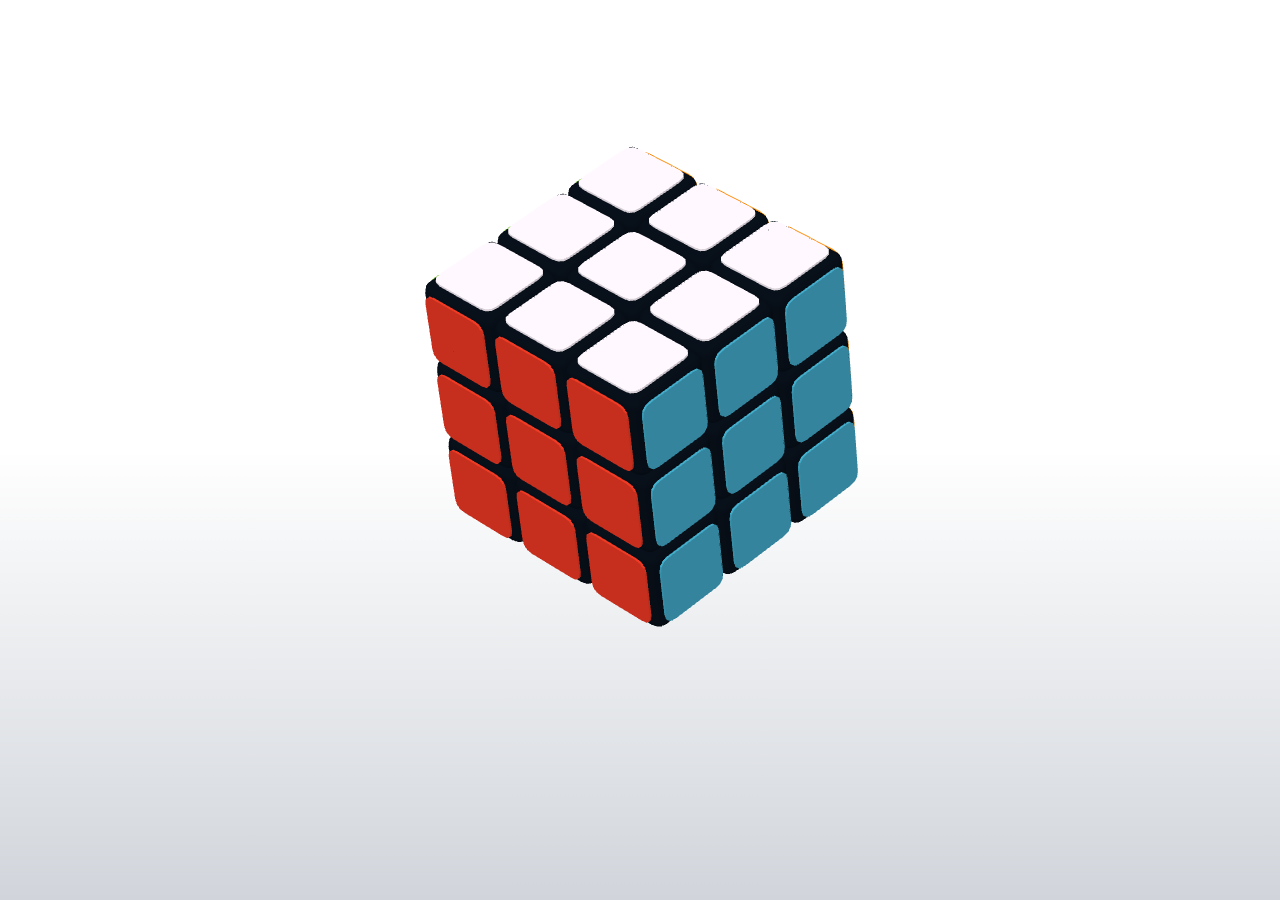
<file: TheCube/index.html>
<!DOCTYPE html>
<html lang="en">

<head>
	<meta charset="UTF-8">
	<meta name="viewport" content="width=device-width, height=device-height, user-scalable=no, initial-scale=1.0, maximum-scale=1.0, minimum-scale=1.0">

	<title>The Cube</title>

	<link rel="stylesheet" href="style.css">
</head>

<body>
	<!-- PWA: https://bsehovac.github.io/the-cube/ -->
	<div class="ui">

		<div class="ui__background"></div>

		<div class="ui__game"></div>

		<div class="ui__texts">
			<h1 class="text text--title">
				<span>THE</span>
				<span>CUBE</span>
			</h1>
			<div class="text text--note">
				Double tap to start
			</div>
			<div class="text text--timer">
				0:00
			</div>
			<div class="text text--complete">
				<span>Complete!</span>
			</div>
			<div class="text text--best-time">
				<icon trophy></icon>
				<span>Best Time!</span>
			</div>
		</div>

		<div class="ui__prefs">
			<range name="size" title="Cube Size" list="2,3,4,5"></range>
			<range name="flip" title="Flip Type" list="Swift&nbsp;,Smooth,Bounce"></range>
			<range name="scramble" title="Scramble Length" list="20,25,30"></range>
			<range name="fov" title="Camera Angle" list="Ortographic,Perspective"></range>
			<range name="theme" title="Color Scheme" list="Cube,Erno,Dust,Camo,Rain"></range>
		</div>

		<div class="ui__theme">
			<range name="hue" title="Hue" color></range>
			<range name="saturation" title="Saturation" color></range>
			<range name="lightness" title="Lightness" color></range>
		</div>

		<div class="ui__stats">
			<div class="stats" name="cube-size">
				<i>Cube:</i><b>3x3x3</b>
			</div>
			<div class="stats" name="total-solves">
				<i>Total solves:</i><b>-</b>
			</div>
			<div class="stats" name="best-time">
				<i>Best time:</i><b>-</b>
			</div>
			<div class="stats" name="worst-time">
				<i>Worst time:</i><b>-</b>
			</div>
			<div class="stats" name="average-5">
				<i>Average of 5:</i><b>-</b>
			</div>
			<div class="stats" name="average-12">
				<i>Average of 12:</i><b>-</b>
			</div>
			<div class="stats" name="average-25">
				<i>Average of 25:</i><b>-</b>
			</div>
		</div>

		<div class="ui__buttons">
			<button class="btn btn--bl btn--stats">
				<icon trophy></icon>
			</button>
			<button class="btn btn--br btn--prefs">
				<icon settings></icon>
			</button>
			<button class="btn btn--bl btn--back">
				<icon back></icon>
			</button>
			<button class="btn btn--br btn--theme">
				<icon theme></icon>
			</button>
			<button class="btn btn--br btn--reset">
				<icon reset></icon>
			</button>
		</div>

	</div>

	<script src="three.js"></script>
	<script src="script.js"></script>

</body>

</html>
</file>
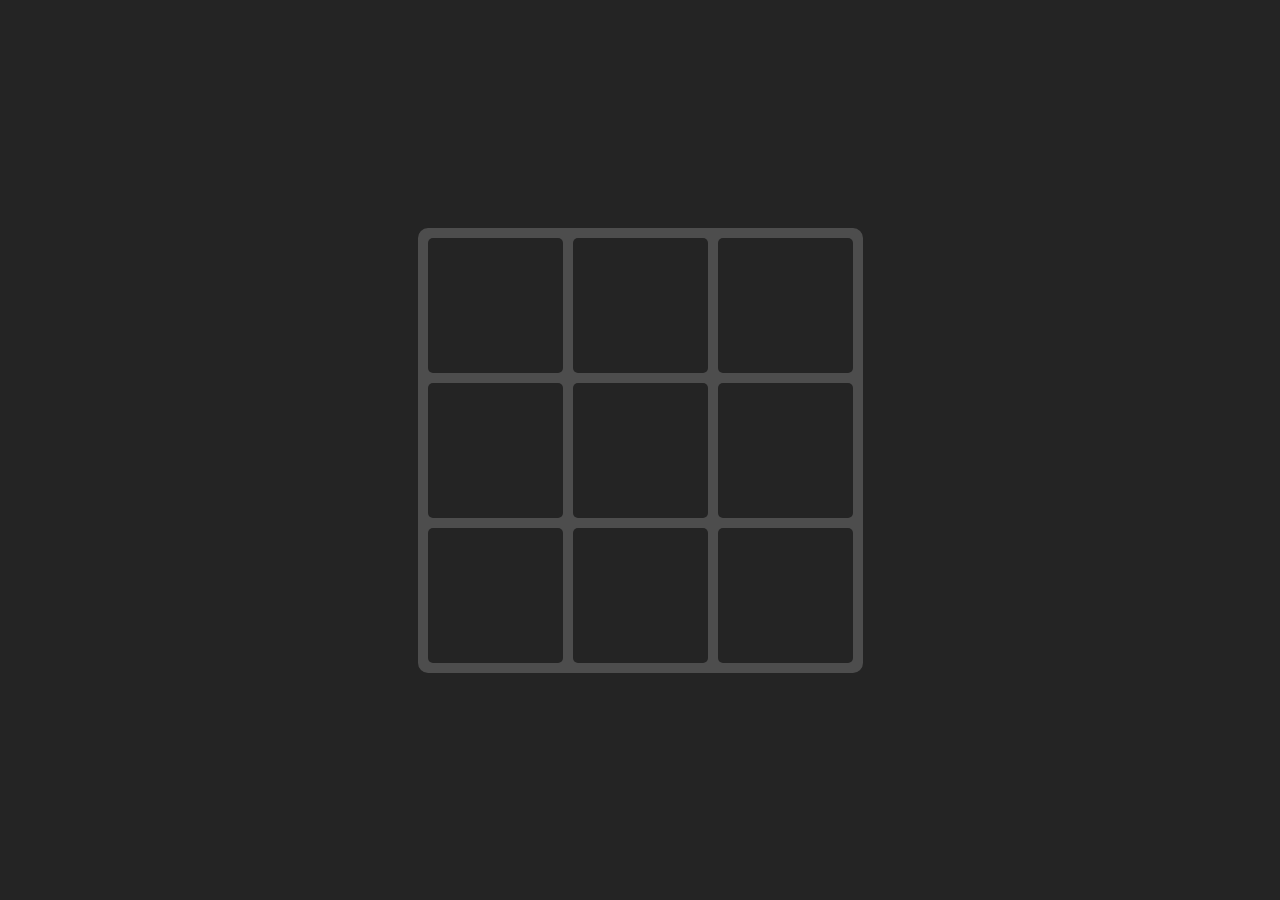
<file: TicTacToe/index.html>
<!DOCTYPE html>
<html lang="en">

<head>
	<meta charset="UTF-8">

	<title>Tic Tac Toe</title>

	<link rel="stylesheet" href="style.css">
</head>

<body>

	<div id="app" />
	<script src="react-production.js"></script>
	<script src="react-dom.js"></script>
	<script src="script.js"></script>

</body>

</html>
</file>
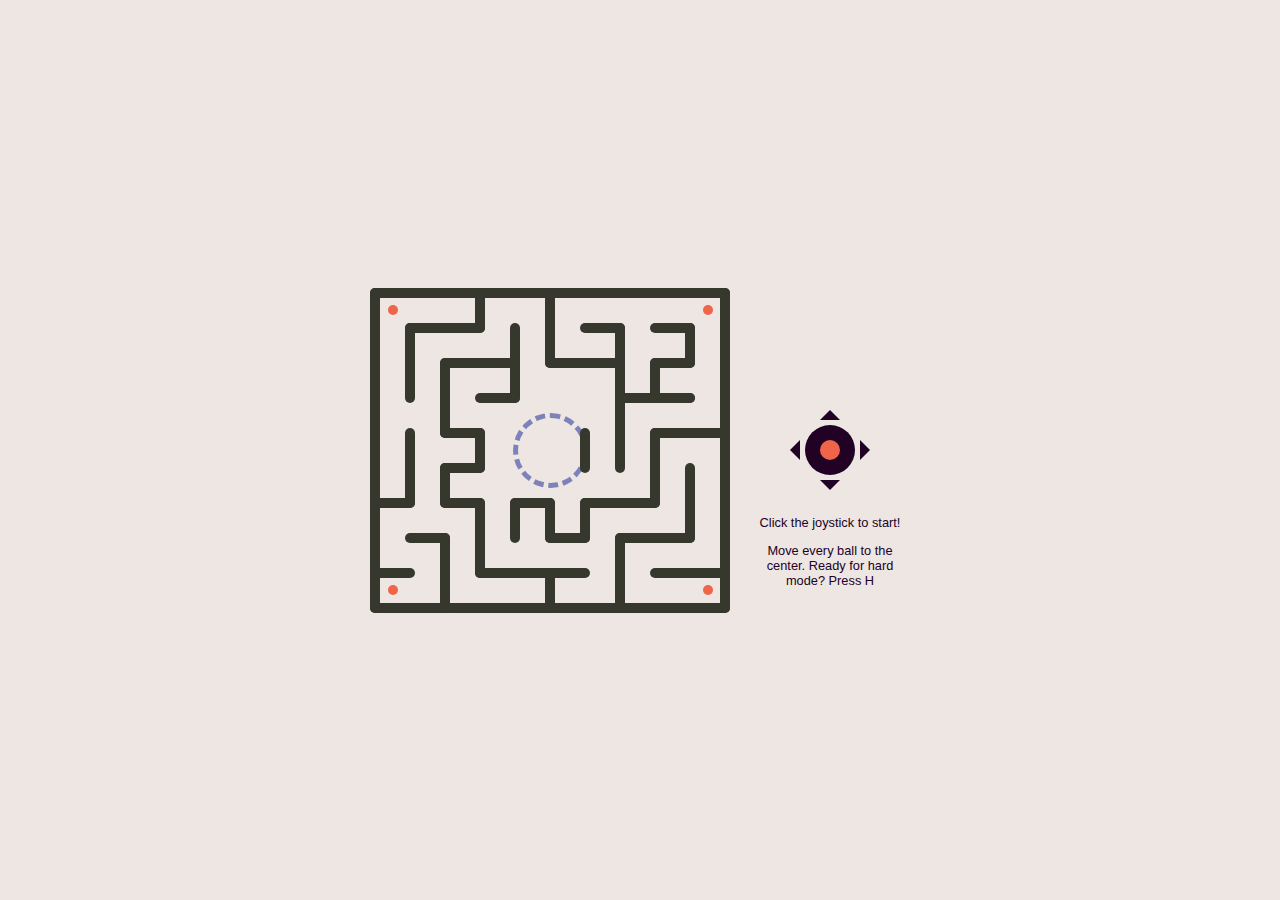
<file: TiltingMaze/index.html>
<!DOCTYPE html>
<html lang="en">

<head>
	<meta charset="UTF-8">
	<title>Tilting Maze</title>
	<link rel="stylesheet" href="style.css">

</head>

<body>

	<div id="center">
		<div id="game">
			<div id="maze">
				<div id="end"></div>
			</div>
			<div id="joystick">
				<div class="joystick-arrow"></div>
				<div class="joystick-arrow"></div>
				<div class="joystick-arrow"></div>
				<div class="joystick-arrow"></div>
				<div id="joystick-head"></div>
			</div>
			<div id="note">
				Click the joystick to start!
				<p>Move every ball to the center. Ready for hard mode? Press H</p>
			</div>
		</div>
	</div>

	<script src="script.js"></script>

</body>

</html>
</file>
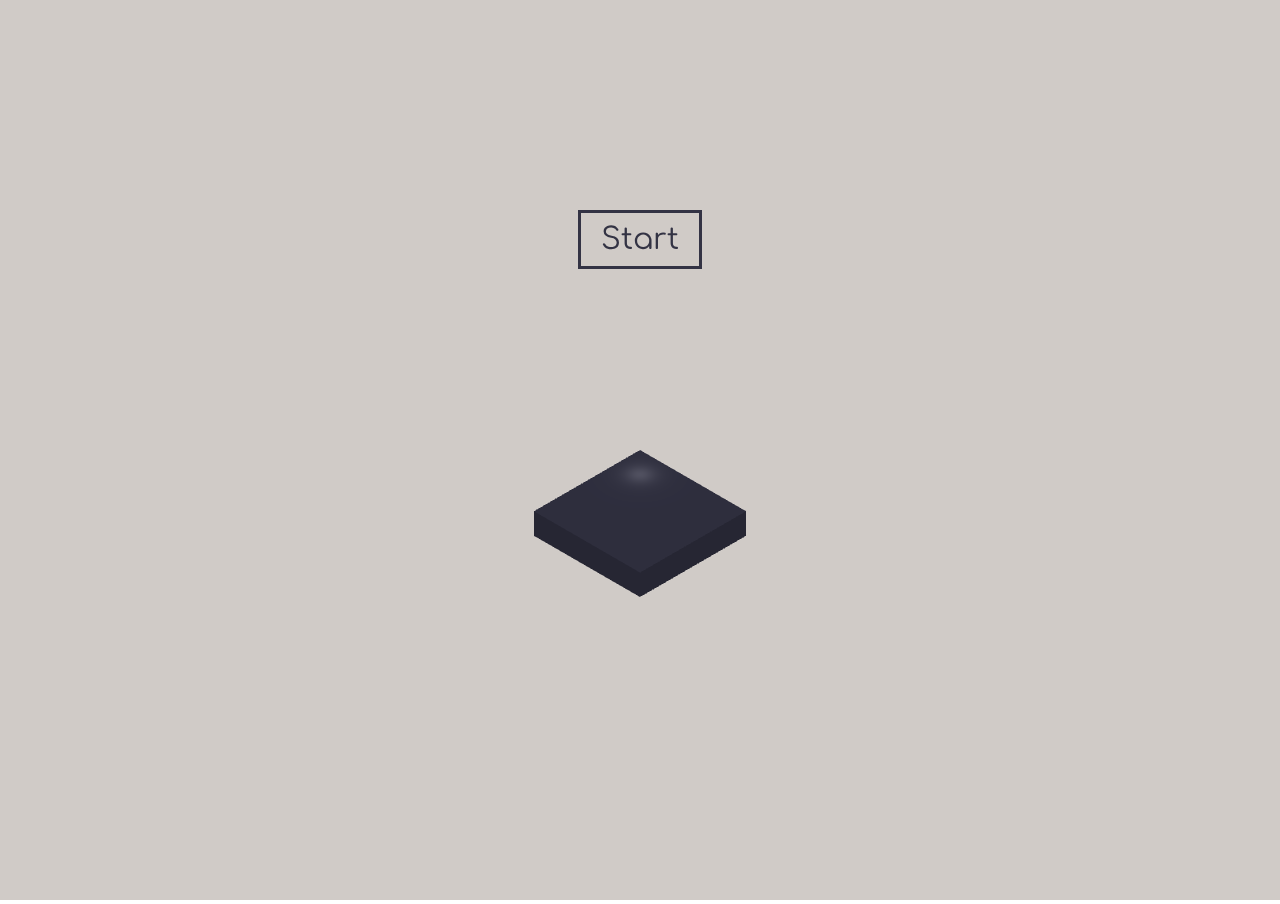
<file: TowerBlocks/index.html>
<!DOCTYPE html>
<html lang="en">

<head>
	<meta charset="UTF-8">
	<title>Tower Blocks</title>

	<link rel="stylesheet" href="style.css">
</head>

<body>

	<meta name="viewport" content="width=device-width, user-scalable=no">

	<div id="container">
		<div id="game"></div>
		<div id="score">0</div>
		<div id="instructions">Click (or press the spacebar) to place the block</div>
		<div class="game-over">
			<h2>Game Over</h2>
			<p>You did great, you're the best.</p>
			<p>Click or spacebar to start again</p>
		</div>
		<div class="game-ready">
			<div id="start-button">Start</div>
			<div></div>
		</div>
	</div>

	<script src="three.js"></script>
	<script src="tweenmax.js"></script>
	<script src="script.js"></script>

</body>

</html>
</file>
<file: BullsEye/style.css>
body{
	margin:0;
	background:#222;
	
	margin:20px;
}
svg{
	width:100%;
	height:100%;
	position:fixed;
	top:0;
	left:0;
}
span{
	color:white;
	font-family:sans-serif;
	opacity:.3;
	user-select: none;
}
</file>
<file: CatJumper/style.css>
*{
	margin: 0;
	padding: 0;
	box-sizing: border-box;
}
html, body{
	height: 100%;
	width: 100%;
	user-select: none;
}
body{
	display: flex;
	background: #3f3f3f;
	flex-direction: column;
	justify-content: center;
	align-items: center;
}
.centrar{
	width: 320px;
	height: 400px;
}
.centrar canvas{
	border: 1px solid #000000;
	background: #eeeeee;
}
.button{
	margin-top: 15px;
	width: 315px;
	height: 60px;
	display: flex;
	justify-content: center;
	align-items: center;
}
.button button{
	border: #000000;
	background: #b3b3b3;
	text-align: center;
	width: 100%;
	height: 100%;
	font-weight: 600;
	font-size: 16pt;
	font-family: 'Verdana';
	cursor: pointer;
}
</file>
<file: ClickOnTheCircle/style.css>
* {
	box-sizing: border-box;
	font-family: "Calibri", sans-serif;
}

html{
	user-select: none;
}

body {
	color: #fff;
	height: 100vh;
	overflow: hidden;
	margin: 0;
	text-align: center;
}

a {
	color: #fff;
	text-decoration: none;
}

i{
	font-size: medium;
}

button{
	font-size: large;
	text-transform: uppercase;
}

.start {
	font-size: large;
	text-transform: uppercase;
	padding: 8px 15px;
	background: #55799d;
	border: 2px solid #55799d;
	color: #ececec;
	border-radius: 5px;
	transition: 0.3s;
}
.start:hover{
	border: 2px solid #ececec;
	transition: 0.3s;
}

h1 {
	font-size: 3em;
	user-select: none;
}
h3{
	user-select: none;
}

.screen {
	display: flex;
	flex-direction: column;
	align-items: center;
	justify-content: center;
	height: 100vh;
	width: 100vw;
	transition: margin 0.5s ease-out;
	background: linear-gradient(45deg, #29323c, #607183);
}

.screen.up {
	margin-top: -100vh;
}

.time-list {
	display: flex;
	flex-wrap: wrap;
	justify-content: center;
	list-style: none;
	padding: 0;
}

.time-list li {
	margin: 10px;
}

.time-btn {
	text-transform: uppercase;
	padding: 8px 15px;
	background: #55799d;
	border: 2px solid #55799d;
	color: #ececec;
	border-radius: 5px;
	transition: 0.3s;
}

.time-btn:hover {
	border: 2px solid #ececec;
	transition: 0.3s;
	cursor: pointer;
}

.hide {
	opacity: 0;
}

.primary {
	color: #75a7d9;
}

.board {
	display: flex;
	justify-content: center;
	align-items: center;
	position: relative;
	width: 500px;
	height: 500px;
	background: #242424;
	border: 2px solid #fff;
	border-radius: 30px;
	overflow: hidden;
}

.circle {
	position: absolute;
	border-radius: 50%;
	cursor: pointer;
}

.scoreDisplay{
	display: flex;
	flex-direction: column;
	align-items: center;
	justify-content: center;
}
.scoreDisplay button{
	text-transform: uppercase;
	padding: 8px 15px;
	background: #55799d;
	border: 2px solid #55799d;
	color: #ececec;
	border-radius: 5px;
	cursor: pointer;
}
</file>
<file: CubNPup/style.css>
* {
	box-sizing: border-box;
}

html{
	user-select: none;
}

body {
	margin: 0;
	padding: 0;
	overflow-x: hidden;
	font-family: 'Avenir Next', Avenir, sans-serif;
	font-weight: 500;
	font-size: 20px;
	background: #C9C9C9;
	color: #555;
}

canvas {
	cursor: move;
	display: block;
	position: absolute;
	max-width: 100%;
	left: 0;
	top: 0;
}

.is-cub-hovered,
.is-cub-hovered canvas {
	cursor: -webkit-grab;
	cursor: grab;
}

.is-cub-dragging,
.is-cub-dragging canvas {
	cursor: -webkit-grabbing;
	cursor: grabbing;
}

.instruction {
	padding: 0 10px;
	text-align: center;
	position: absolute;
	width: 100%;
	padding-bottom: 40px;
	user-select: none;
}

.button {
	font-family: 'Avenir Next', Avenir, sans-serif;
	font-weight: 500;
	font-size: 20px;
	padding: 5px 15px;
	margin: 10px;
	background: #8a8a8a;
	color: white;
	border-radius: 5px;
	border: none;
	cursor: pointer;
}

.button:hover {
	background: #0088e2;
}

.top-bar {
	position: absolute;
	left: 0;
	top: 0;
}

.level-select-button {
	position: relative;
	z-index: 2;
	/* above canvas */
}

.next-level-button {
	position: absolute;
	left: 50%;
	-webkit-transform: translateX(-110px) scale(0.5);
	transform: translateX(-110px) scale(0.5);
	opacity: 0;
	background: #09F;
	width: 200px;
	height: 80px;
	pointer-events: none;
	-webkit-transition: -webkit-transform 0.2s, opacity 0.2s;
	transition: transform 0.2s, opacity 0.2s;
}

.next-level-button:hover {
	background: #2BF;
}

.next-level-button.is-open {
	display: inline-block;
	pointer-events: auto;
	-webkit-transform: translateX(-110px) scale(1);
	transform: translate(-110px) scale(1);
	opacity: 1;
}

/* ---- level list ---- */

.level-list {
	position: absolute;
	background: #C9C9C9;
	width: 100%;
	min-height: 100%;
	left: 0;
	top: 0;
	margin: 0;
	list-style: none;
	padding: 10px;
	z-index: 3;
	/* above canvas, level select button */
	left: -100%;
	transition: left 0.2s;
}

.level-list.is-open {
	left: 0;
}

.level-list__item {
	display: inline-block;
	background: #DDD;
	margin: 5px;
	padding: 10px;
	width: 80px;
	height: 80px;
	text-align: center;
	border-radius: 10px;
	position: relative;
}

.level-list__item:hover {
	color: #09F;
	cursor: pointer;
	background: #ececec;
}

.level-list__item.is-playing {
	background: #09F;
	color: white;
}

.level-list__item__number {
	display: block;
	font-size: 30px;
	line-height: 35px;
}

.level-list__item__blurb {
	display: block;
	font-size: 16px;
}

.level-list__item__check {
	position: absolute;
	right: -10px;
	top: -10px;
	width: 30px;
	line-height: 30px;
	background: #555;
	border-radius: 15px;
	color: white;
	display: none;
}

.level-list__item.did-complete .level-list__item__check {
	display: block;
}

/* ---- level pres ---- */

.levels {
	display: none;
}
</file>
<file: Minesweeper/style.css>
@font-face{
	font-family: "VT323";
	src: url("VT323.ttf") format("truetype");
}

:root {
	--tileSize: 60px;
	--boardSize: 0px;
}

* {
	margin: 0;
	padding: 0;
	box-sizing: border-box;
	font-family: "VT323", monospace;
}

*::-moz-selection {
	background: rgba(127, 140, 141, 0.6);
}

*::selection {
	background: rgba(127, 140, 141, 0.6);
}

html {
	width: 100%;
	height: 100%;
}

body {
	width: 100%;
	min-height: 100%;
	display: flex;
	flex-direction: column;
	justify-content: center;
	align-items: center;
	background: #7a94a7;
}

.btn {
	background: #c9c9c9;
	padding: 0.5rem 1rem;
	text-decoration: none;
	color: #242424;
	font-size: 1.5rem;
	text-transform: uppercase;
	-webkit-user-select: none;
	-moz-user-select: none;
	-ms-user-select: none;
	user-select: none;
	transition: background 0.2s ease, transform 0.2s ease;
	box-shadow: inset 0 2px 0 #e7e7e7, inset 0 -2px 0 #bcbcbc, inset 2px 0 0 #e7e7e7, inset -2px 0 0 #bcbcbc;
	text-shadow: 0 1px 0 #efefef, 0 -1px 0 #7c7c7c;
}

.btn:hover {
	background: #d5d5d5;
	transform: translateY(-1px);
}

.btn:active {
	background: #bcbcbc;
	transform: translateY(1px);
}

.endscreen {
	position: fixed;
	background: #e2e2e2;
	padding: 1rem 2rem;
	font-size: 40px;
	display: none;
	box-shadow: inset 0 2px 0 #e7e7e7, inset 0 -2px 0 #bcbcbc, inset 2px 0 0 #e7e7e7, inset -2px 0 0 #bcbcbc, 0 4px 8px 0 rgba(0, 0, 0, 0.2), 0 16px 32px 0 rgba(0, 0, 0, 0.2);
	text-shadow: 0 1px 0 #efefef, 0 -1px 0 #7c7c7c;
	user-select: none;
}

.endscreen.show {
	display: block;
}

.endscreen span {
	color: #2ecc71;
}

.board {
	background: #e2e2e2;
	position: relative;
	display: flex;
	flex-direction: row;
	flex-wrap: wrap;
	margin-bottom: 2rem;
	border: 10px solid #d5d5d5;
	box-sizing: content-box;
	box-shadow: 0 6px 0 #bcbcbc, 0 -6px 0 #e7e7e7, 6px 0 0 #bcbcbc, -6px 0 0 #e7e7e7;
}

.board:before {
	content: "";
	position: absolute;
	width: 8px;
	height: 6px;
	background: #e2e2e2;
	top: -14px;
	right: -14px;
	transform: rotate(45deg);
	z-index: -1;
	box-shadow: 1px calc(var(--boardSize) * 1.465) 0 #e2e2e2;
}

.board:after {
	content: "";
	position: absolute;
	width: 8px;
	height: 6px;
	background: white;
	top: -14px;
	left: -14px;
	transform: rotate(-45deg);
	z-index: -1;
	box-shadow: -1px calc(var(--boardSize) * 1.465) 0 #afafaf;
}

.board .tile {
	background: #e2e2e2;
	width: var(--tileSize);
	height: var(--tileSize);
	position: relative;
	display: flex;
	justify-content: center;
	align-items: center;
	font-size: calc(var(--tileSize) * .8);
	cursor: pointer;
	-webkit-user-select: none;
	-moz-user-select: none;
	-ms-user-select: none;
	user-select: none;
	transition: background 0.2s ease;
	box-shadow: inset 0 2px 0 0 #fcfcfc, inset 2px 0 0 0 #fcfcfc, inset 0 -2px 0 0 #c9c9c9, inset -2px 0 0 0 #c9c9c9;
}

.board .tile:hover:not(.tile--checked) {
	background: #efefef;
}

.board .tile--checked {
	background: #d5d5d5;
	box-shadow: inset 0 1px 0 0 #c9c9c9, inset 1px 0 0 0 #c9c9c9, inset 0 -1px 0 0 #c9c9c9, inset -1px 0 0 0 #c9c9c9;
}

.board .tile--checked.tile--bomb:before,
.board .tile--checked.tile--bomb:after {
	opacity: 1;
}

.board .tile--checked:hover {
	cursor: default;
}

.board .tile--bomb {
	font-size: calc(var(--tileSize) * .5);
}

.board .tile--flagged {
	font-size: calc(var(--tileSize) * .5);
}

.settings {
	position: fixed;
	left: 0;
	top: 0;
	background: rgba(0, 0, 0, 0.1);
	display: flex;
	flex-direction: column;
	padding: 1rem;
}

.settings label {
	font-size: 1.2rem;
}
</file>
<file: RememberCard/style.css>
* {
	padding: 0;
	margin: 0;
	box-sizing: border-box;
	font-family: "Poppins", sans-serif;
}

html{
	user-select: none;
}

body {
	background: #242424;
}

.wrapper {
	box-sizing: content-box;
	width: 26.87em;
	padding: 2.5em 3em;
	background-color: #BBB;
	position: absolute;
	transform: translate(-50%, -50%);
	left: 50%;
	top: 50%;
	border-radius: 0.6em;
	box-shadow: 0 0.9em 2.8em rgba(86, 66, 0, 0.2);
}

.game-container {
	position: relative;
	width: 100%;
	display: grid;
	gap: 0.6em;
}

.stats-container {
	text-align: right;
	margin-bottom: 1.2em;
	user-select: none;
}

.stats-container span {
	font-weight: 600;
}

.card-container {
	position: relative;
	width: 6.25em;
	height: 6.25em;
	cursor: pointer;
}

.card-before,
.card-after {
	position: absolute;
	border-radius: 5px;
	width: 100%;
	height: 100%;
	display: flex;
	align-items: center;
	justify-content: center;
	border: 4px solid #000;
	transition: transform 0.7s ease-out;
	backface-visibility: hidden;
	color: #ededed;
}

.card-before {
	color: #242424;
	background-color: #ededed;
	font-size: 2.8em;
	font-weight: 600;
}

.card-after {
	background-color: #ffffff;
	transform: rotateY(180deg);
}

.card-container.flipped .card-before {
	transform: rotateY(180deg);
}

.card-container.flipped .card-after {
	transform: rotateY(0deg);
}

.controls-container {
	position: absolute;
	display: flex;
	align-items: center;
	justify-content: center;
	flex-direction: column;
	width: 100%;
	height: 100%;
	background-color: #242424;
	top: 0;
	user-select: none;
}

button {
	border: none;
	border-radius: 0.3em;
	padding: 1em 1.5em;
	cursor: pointer;
}

#stop {
	font-size: 1.1em;
	display: block;
	margin: 1.1em auto 0 auto;
	background-color: #cf2626;
	color: #ffffff;
}

#start {
	background-color: #248b24;
	color: #ffffff;
}

.controls-container button {
	font-size: 1.3em;
	box-shadow: 0 0.6em 2em rgba(86, 66, 0, 0.2);
}

.hide {
	display: none;
}

#result {
	text-align: center;
}

#result h2 {
	font-size: 2.5em;
	color: #ffffff;
	text-shadow: 2px 5px #00000020;
}

#result h4 {
	font-size: 1.8em;
	margin: 0.6em 0 1em 0;
	color: #ffffff;
	text-shadow: 2px 5px #00000020;
}
</file>
<file: RockPaperScissors/style.css>
body {
	background: linear-gradient(45deg, #29323C, #5C6D7F);
	font-family: "Calibri", sans-serif;
}

.box {
	width: 30vw;
	min-width: 500px;
	height: 60vh;
	min-height: 300px;
	max-height: 400px;
	position: absolute;
	left: 50%;
	top: 50%;
	transform: translate(-50%, -50%);
	border: 2px solid #E9DCC9;
	border-radius: 10px;
	background: linear-gradient(45deg, #1C1B1B, #322B2F);
	display: flex;
	justify-content: space-evenly;
	text-align: center;
}

.weapons {
	display: flex;
	justify-content: space-evenly;
	position: absolute;
	height: 4rem;
	width: 100%;
	top: 7%;
	transition: all 1s;
}

.rock, .paper, .scissors {
	display: flex;
	justify-content: center;
	align-items: space-between;
	font-size: 3.3rem;
	cursor: pointer;
	border-bottom: 5px solid transparent;
	border-bottom-left-radius: 5px;
	border-bottom-right-radius: 5px;
	transition: all 0.3s;
	width: 50px;
	color: #E9DCC9;
}

.paper {
	padding-right: 3px;
}

.rock:hover, .paper:hover, .scissors:hover {
	border-bottom-color: #E9DCC9 !important;
}

#text {
	position: absolute;
	left: 50%;
	top: 50%;
	transform: translate(-50%, -50%);
	color: #FAF9F6;
	font-size: 1.5rem;
	transition: all 0.5s;
}

.bottom {
	display: flex;
	height: 30%;
	width: 100%;
	align-items: center;
	position: absolute;
	bottom: 2%;
	justify-content: space-between;
}

.play {
	font-size: 5.7rem;
	cursor: pointer;
	color: #E9DCC9;
	transition: all 0.2s;
}

.reset {
	font-size: 3.5rem;
	cursor: pointer;
	transition: all 0.2s;
	color: #E9DCC9;
	animation: rotate 3s infinite;
	display: none;
}

.leftBarAndWeapon {
	display: flex;
	flex-direction: column;
	margin-bottom: 3rem;
	height: 4rem;
}

.rightBarAndWeapon {
	display: flex;
	flex-direction: column;
	margin-bottom: 3rem;
	height: 4rem;
}

.user {
	margin-left: auto;
	transform: rotate(90deg);
	color: #E9DCC9;
	font-size: 2rem;
	transition: all 1s;
}

.comp {
	margin-right: auto;
	transform: rotateX(180deg) rotate(270deg);
	color: #E9DCC9;
	font-size: 2rem;
	transition: all 1s;
}

.bar-container {
	position: relative;
	width: 150px;
	height: 10px;
	margin-top: auto;
}

.hum-bar-container {
	border-bottom-right-radius: 10px;
}

.comp-bar-container {
	border-bottom-left-radius: 10px;
}

.bar-bg {
	position: absolute;
	width: 100%;
	height: inherit;
	z-index: 1;
	border-bottom-right-radius: 10px;
}

.humbar-bg {
	background: linear-gradient(90deg, #6b1e1e 44%, #a32b2b 100%);
	border-bottom-right-radius: 10px;
}

.compbar-bg {
	background: linear-gradient(90deg, #a32b2b 0%, #6b1e1e 56%);
	border-bottom-left-radius: 10px;
}

.bar {
	position: absolute;
	width: 100%;
	height: inherit;
	transition: 0.3s linear;
	z-index: 2;
}

.humbar {
	background: linear-gradient(90deg, #d0b09d 44%, #e9dcc9 100%);
	border-bottom-right-radius: 10px;
}

.compbar {
	top: 0;
	right: 0;
	background: linear-gradient(90deg, #e9dcc9 0%, #d0b09d 56%);
	border-bottom-left-radius: 10px;
}

.result {
	animation: fade 1.5s forwards;
	user-select: none;
}

.icon {
	font-size: 3rem;
}

@keyframes fade {
	0% {
		opacity: 0;
	}

	100% {
		opacity: 1;
	}
}

@keyframes tie {
	0% {
		transform: translate(0, 0);
	}

	50% {
		transform: translate(0, -15px);
	}

	100% {
		transform: translate(0, 0);
	}
}

@keyframes win {
	0% {
		transform: rotate(0deg);
	}

	50% {
		transform: rotate(35deg);
	}

	100% {
		transform: rotate(0deg);
	}
}

@keyframes loss {
	0% {
		transform: rotate(0deg);
	}

	50% {
		transform: rotate(-35deg);
	}

	100% {
		transform: rotate(0deg);
	}
}

@keyframes rotate {
	0% {
		transform: rotate(0deg);
	}

	100% {
		transform: rotate(360deg);
	}
}

@media screen and (max-width: 1300px) {
	.bar-container {
		width: 110px;
	}

	.play {
		font-size: 4rem;
	}
}
</file>
<file: SnakesAndLadders/style.css>
html{
	user-select: none;
}

@charset "UTF-8";
/***** dice animation */
@import url("https://fonts.googleapis.com/css?family=Dosis|Roboto");

@keyframes changeOrder {
	from {
		z-index: 6;
	}

	to {
		z-index: 1;
	}
}

@-webkit-keyframes changeOrder {
	from {
		z-index: 6;
	}

	to {
		z-index: 1;
	}
}

input {
	display: none;
}

.fx-sound {
	display: none;
	position: absolute;
	top: -1000px;
	left: -1000px;
	height: 0px;
	width: 0px;
	overflow: hidden;
}

#play-fx:checked~label.dice:active~#fx-dice {
	display: block;
}

#play-fx:checked~#game label:active~.fx-sound {
	display: block;
}

body {
	font-size: 16px;
	font-family: Dosis, Roboto, Arial, Verdana, sans-serif;
	padding: 0;
	margin: 0;
	border: 0;
	background: rgba(128, 200, 255, 0.8);
}

.scrim {
	position: fixed;
	top: 0;
	left: 0;
	width: 100%;
	height: 100%;
	background: rgba(0, 0, 0, 0.75);
	z-index: 999;
}

.scrim .box {
	position: absolute;
	top: 50%;
	left: 50%;
	transform: translate(-50%, -50%);
	-webkit-transform: translate(-50%, -50%);
	background: white;
	border-radius: 3px;
	box-shadow: 0 1.5em 0.5em -1em rgba(0, 0, 0, 0.25);
	width: 70%;
	max-width: 375px;
}

.scrim .box>div {
	padding: 1rem;
	user-select: none;
}

.scrim .box h1 {
	margin-top: 0;
	margin-bottom: 0;
	font-size: 1.75rem;
	text-align: center;
	height: 2.5rem;
	line-height: 2.35rem;
	background: #48c;
	color: white;
	border-radius: 3px 3px 0px 0px;
	user-select: none;
}

.scrim .box h2 {
	margin-top: 1rem;
	margin-bottom: 0.15rem;
	font-size: 1.3rem;
	user-select: none;
}

.scrim .box h2:first-child {
	margin-top: 0;
}

.scrim .box p:first-child {
	margin-top: 0;
}

.scrim .box p:last-child {
	margin-bottom: 0;
}

.flex {
	display: flex;
}

.flex>label,
.flex>div {
	flex: 1;
	margin-left: 0.3rem;
}

.flex>label:first-child,
.flex>div:first-child {
	margin-left: 0;
}

/** start screen: configuration **/
#options {
	background: rgba(0, 0, 0, 0);
}

#options .option-players label,
#options label.option-start {
	display: block;
	margin-top: 0.5rem;
	color: white;
	background: rgba(0, 150, 48, 0.6);
	text-align: center;
	padding: 6px;
	transition: background 0.5s, color 0.5s;
	box-sizing: border-box;
	border: 2px solid transparent;
	border-radius: 3px;
	cursor: pointer;
}

#options .option-players label:hover,
#options label.option-start:hover {
	background: rgba(220, 220, 0, 0.7);
	color: black;
}

#options .option-players label:active,
#options label.option-start:active {
	border: 2px solid rgba(0, 0, 0, 0.1);
}

#options .option-players label.option-start,
#options label.option-start.option-start {
	background: #48c;
	color: white;
	margin-top: 2rem;
}

#options .option-players label.option-start:hover,
#options label.option-start.option-start:hover {
	background: #357bc2;
}

#options .option-colors label {
	opacity: 0.6;
	margin-bottom: 0.3rem;
	cursor: pointer;
}

#options .option-colors label:hover {
	opacity: 0.8;
}

#options .option-colors label span {
	flex: 1;
	margin-left: 0.3rem;
	border-radius: 3px;
	display: inline-block;
	padding: 3px;
	font-size: 0.7rem;
	border: 2px solid transparent;
}

#options .option-colors label span:first-child {
	flex: 0;
	margin-left: 0;
	background: none;
	font-size: 1rem;
}

#options .option-colors label span:first-child::before {
	content: "☐";
}

#options .option-colors label:nth-child(1) span:nth-child(2) {
	background: #4a5;
}

#options .option-colors label:nth-child(1) span:nth-child(3) {
	background: #48c;
}

#options .option-colors label:nth-child(1) span:nth-child(4) {
	background: #f55;
}

#options .option-colors label:nth-child(1) span:nth-child(5) {
	background: #dd5;
}

#options .option-colors label:nth-child(2) span:nth-child(2) {
	background: #48c;
}

#options .option-colors label:nth-child(2) span:nth-child(3) {
	background: #f55;
}

#options .option-colors label:nth-child(2) span:nth-child(4) {
	background: #dd5;
}

#options .option-colors label:nth-child(2) span:nth-child(5) {
	background: #4a5;
}

#options .option-colors label:nth-child(3) span:nth-child(2) {
	background: #f55;
}

#options .option-colors label:nth-child(3) span:nth-child(3) {
	background: #dd5;
}

#options .option-colors label:nth-child(3) span:nth-child(4) {
	background: #4a5;
}

#options .option-colors label:nth-child(3) span:nth-child(5) {
	background: #48c;
}

#options .option-colors label:nth-child(4) span:nth-child(2) {
	background: #dd5;
}

#options .option-colors label:nth-child(4) span:nth-child(3) {
	background: #4a5;
}

#options .option-colors label:nth-child(4) span:nth-child(4) {
	background: #48c;
}

#options .option-colors label:nth-child(4) span:nth-child(5) {
	background: #f55;
}

#options #activate-fx {
	cursor: pointer;
	user-select: none;
}

#options #activate-fx::before {
	content: "☐ ";
}

#game-time:checked~#options,
[name=show-instructions]:checked~#options {
	display: none;
}

#play-fx:checked~#options #activate-fx::before {
	content: "☒ ";
}

#players1:checked~#options label[for=players1] {
	background: #009630;
	border: 2px solid rgba(0, 0, 0, 0.1);
	color: white;
}

#players1:checked~#options label[for^=colors] span:nth-child(3) {
	display: none;
}

#players1:checked~#options label[for^=colors] span:nth-child(4) {
	display: none;
}

#players1:checked~#options label[for^=colors] span:nth-child(5) {
	display: none;
}

#colors1:checked~#options label[for=colors1] {
	opacity: 1;
	border: 0;
}

#colors1:checked~#options label[for=colors1] span {
	border: 2px solid rgba(0, 0, 0, 0.1);
}

#colors1:checked~#options label[for=colors1] span:first-child {
	border: 2px solid transparent;
}

#colors1:checked~#options label[for=colors1] span:first-child::before {
	content: "☒";
}

#players2:checked~#options label[for=players2] {
	background: #009630;
	border: 2px solid rgba(0, 0, 0, 0.1);
	color: white;
}

#players2:checked~#options label[for^=colors] span:nth-child(4) {
	display: none;
}

#players2:checked~#options label[for^=colors] span:nth-child(5) {
	display: none;
}

#colors2:checked~#options label[for=colors2] {
	opacity: 1;
	border: 0;
}

#colors2:checked~#options label[for=colors2] span {
	border: 2px solid rgba(0, 0, 0, 0.1);
}

#colors2:checked~#options label[for=colors2] span:first-child {
	border: 2px solid transparent;
}

#colors2:checked~#options label[for=colors2] span:first-child::before {
	content: "☒";
}

#players3:checked~#options label[for=players3] {
	background: #009630;
	border: 2px solid rgba(0, 0, 0, 0.1);
	color: white;
}

#players3:checked~#options label[for^=colors] span:nth-child(5) {
	display: none;
}

#colors3:checked~#options label[for=colors3] {
	opacity: 1;
	border: 0;
}

#colors3:checked~#options label[for=colors3] span {
	border: 2px solid rgba(0, 0, 0, 0.1);
}

#colors3:checked~#options label[for=colors3] span:first-child {
	border: 2px solid transparent;
}

#colors3:checked~#options label[for=colors3] span:first-child::before {
	content: "☒";
}

#players4:checked~#options label[for=players4] {
	background: #009630;
	border: 2px solid rgba(0, 0, 0, 0.1);
	color: white;
}

#colors4:checked~#options label[for=colors4] {
	opacity: 1;
	border: 0;
}

#colors4:checked~#options label[for=colors4] span {
	border: 2px solid rgba(0, 0, 0, 0.1);
}

#colors4:checked~#options label[for=colors4] span:first-child {
	border: 2px solid transparent;
}

#colors4:checked~#options label[for=colors4] span:first-child::before {
	content: "☒";
}

#colors1:checked~#game #piece-player-1 g {
	fill: #4a5;
}

#colors1:checked~#game #piece-player-2 g {
	fill: #48c;
}

#colors1:checked~#game #piece-player-3 g {
	fill: #f55;
}

#colors1:checked~#game #piece-player-4 g {
	fill: #dd5;
}

#colors2:checked~#game #piece-player-1 g {
	fill: #48c;
}

#colors2:checked~#game #piece-player-2 g {
	fill: #f55;
}

#colors2:checked~#game #piece-player-3 g {
	fill: #dd5;
}

#colors2:checked~#game #piece-player-4 g {
	fill: #4a5;
}

#colors3:checked~#game #piece-player-1 g {
	fill: #f55;
}

#colors3:checked~#game #piece-player-2 g {
	fill: #dd5;
}

#colors3:checked~#game #piece-player-3 g {
	fill: #4a5;
}

#colors3:checked~#game #piece-player-4 g {
	fill: #48c;
}

#colors4:checked~#game #piece-player-1 g {
	fill: #dd5;
}

#colors4:checked~#game #piece-player-2 g {
	fill: #4a5;
}

#colors4:checked~#game #piece-player-3 g {
	fill: #48c;
}

#colors4:checked~#game #piece-player-4 g {
	fill: #f55;
}

/** info pop-up **/
#info {
	display: none;
}

#info .box {
	width: 75%;
	max-width: none;
}

#info .box p:last-child {
	text-align: right;
}

#info .box #close-button {
	display: inline-block;
	background: #4a5;
	border-radius: 3px;
	color: white;
	padding: 6px 1rem;
	cursor: pointer;
	transition: background 0.5s;
}

#info .box #close-button:hover {
	background: #3d984c;
}

#show-info:checked~#info {
	display: block;
}

/** Instructions **/
#instructions {
	position: fixed;
	z-index: 9999;
	background-color: rgba(0, 0, 0, 0.01);
	top: 0;
	left: 0;
	width: 100%;
	height: 100%;
	display: none;
}

#instructions #go-to-game {
	position: absolute;
	bottom: 1rem;
	right: 1rem;
	font-size: 1rem;
	z-index: 3;
	color: white;
	cursor: pointer;
}

#instructions #step {
	display: none;
	position: absolute;
	box-shadow: 0 0 50px calc(200vmax) rgba(0, 0, 0, 0.85), inset 0 0 4px 0 black;
	transform: translate(-1rem, -1rem);
	border-radius: 100%;
	z-index: 1;
	top: 0;
	left: 1rem;
	width: calc(100px + 2rem);
	height: calc(6rem);
	transition: all 0.75s;
}

#instructions #step div {
	position: absolute;
	bottom: -0.5rem;
	line-height: 1.1rem;
	font-size: 1rem;
	color: rgba(255, 255, 255, 0.8);
	left: 1rem;
	width: 80vmin;
	transform: translate(0, 100%);
	-webkit-transform: translate(0, 100%);
}

#instructions #step div label {
	display: none;
	font-weight: bold;
	cursor: pointer;
	text-decoration: underline;
}

#instructions #step div label:hover {
	text-decoration: none;
}

#instructions #step div label:not([for=game-time])::before {
	content: "Next ›";
}

[name=show-instructions]:checked~#instructions,
[name=show-instructions]:checked~#game,
[name=show-instructions]:checked~#action,
[name=show-instructions]:checked~#instructions #step {
	display: block;
}

#show-instructions-1:checked~#instructions label[for=show-instructions-2] {
	display: inline-block;
}

#show-instructions-2:checked~#instructions label[for=show-instructions-3] {
	display: inline-block;
}

#show-instructions-3:checked~#instructions label[for=show-instructions-4] {
	display: inline-block;
}

#show-instructions-4:checked~#instructions label[for=show-instructions-5] {
	display: inline-block;
}

#show-instructions-5:checked~#instructions label[for=game-time] {
	display: inline-block;
}

#show-instructions-1:checked~#instructions #step {
	top: 0;
	left: 1rem;
	width: calc(100px + 2rem);
	height: calc(6rem);
}

#show-instructions-1:checked~#instructions #step div::before {
	content: "This area indicates whose turn it is at any given moment.";
}

#show-instructions-2:checked~#instructions #step {
	top: 6rem;
	left: 1rem;
	width: 5rem;
	height: 5rem;
}

#show-instructions-2:checked~#instructions #step div::before {
	content: "The active player clicks here to roll the dice.";
}

#show-instructions-3:checked~#instructions #step {
	top: 50%;
	left: 50%;
	width: 30vw;
	height: 30vw;
	max-width: 500px;
	max-height: 500px;
	transform: translate(-50%, -50%);
	-webkit-transform: translate(-50%, -50%);
}

#show-instructions-3:checked~#instructions #step div {
	transform: translate(-20vmin, 100%);
	-webkit-transform: translate(-20vmin, 100%);
	left: 0;
}

#show-instructions-3:checked~#instructions #step div::before {
	content: "The player's piece will advance on the board once the dice is rolled. If the piece falls on a tile with a snake's head, it will fall down to the snake's tail. If it falls on a ladder's bottom, it will go up to the top.";
}

#show-instructions-4:checked~#instructions #step {
	top: 0;
	left: calc(100px + 2rem);
	width: calc(100px + 2rem);
	height: calc(6rem);
}

#show-instructions-4:checked~#instructions #step div::before {
	content: "After that, click on the button to go to the next player's turn.";
}

#show-instructions-5:checked~#instructions #step {
	top: 0;
	left: calc(100vw - 100px - 1rem);
	width: calc(100px + 2rem);
	height: calc(6rem);
}

#show-instructions-5:checked~#instructions #step div {
	left: auto;
	right: 0rem;
}

#show-instructions-5:checked~#instructions #step div::before {
	content: "If you want more information during the game, click on this button.";
}

#game-time:checked~#instructions {
	display: none;
}

/** game screen: board, dice, messages **/
.dice {
	position: absolute;
	display: none;
	visibility: visible;
	top: 6rem;
	left: 1rem;
	width: 3rem;
	height: 3rem;
	background: white;
	border-radius: 3px;
	box-shadow: 0 1.5em 0.5em -1em rgba(0, 0, 0, 0.042);
	z-index: 1;
}

.dice::before {
	content: "Roll the Dice";
	display: block;
	height: 100%;
	width: 100%;
	font-size: 0.8rem;
	box-sizing: border-box;
	cursor: pointer;
	padding-top: 0.5rem;
}

#turn1:checked~.game-time:checked~[name=cb-player1]:checked+label+input+label,
#turn1:checked~.game-time:checked~[name=cb-player1]:checked+label+input+label+input+label,
#turn1:checked~.game-time:checked~[name=cb-player1]:checked+label+input+label+input+label+input+label,
#turn1:checked~.game-time:checked~[name=cb-player1]:checked+label+input+label+input+label+input+label+input+label,
#turn1:checked~.game-time:checked~[name=cb-player1]:checked+label+input+label+input+label+input+label+input+label+input+label,
#turn1:checked~.game-time:checked~[name=cb-player1]:checked+label+input+label+input+label+input+label+input+label+input+label+input+label {
	display: block;
	left: 1rem;
	text-align: center;
	animation: changeOrder 0.6s infinite;
	-webkit-animation: changeOrder 0.6s infinite;
}

#turn2:checked~.game-time:checked~[name=cb-player2]:checked+label+input+label,
#turn2:checked~.game-time:checked~[name=cb-player2]:checked+label+input+label+input+label,
#turn2:checked~.game-time:checked~[name=cb-player2]:checked+label+input+label+input+label+input+label,
#turn2:checked~.game-time:checked~[name=cb-player2]:checked+label+input+label+input+label+input+label+input+label,
#turn2:checked~.game-time:checked~[name=cb-player2]:checked+label+input+label+input+label+input+label+input+label+input+label,
#turn2:checked~.game-time:checked~[name=cb-player2]:checked+label+input+label+input+label+input+label+input+label+input+label+input+label {
	display: block;
	left: 1rem;
	text-align: center;
	animation: changeOrder 0.6s infinite;
	-webkit-animation: changeOrder 0.6s infinite;
}

#turn3:checked~.game-time:checked~[name=cb-player3]:checked+label+input+label,
#turn3:checked~.game-time:checked~[name=cb-player3]:checked+label+input+label+input+label,
#turn3:checked~.game-time:checked~[name=cb-player3]:checked+label+input+label+input+label+input+label,
#turn3:checked~.game-time:checked~[name=cb-player3]:checked+label+input+label+input+label+input+label+input+label,
#turn3:checked~.game-time:checked~[name=cb-player3]:checked+label+input+label+input+label+input+label+input+label+input+label,
#turn3:checked~.game-time:checked~[name=cb-player3]:checked+label+input+label+input+label+input+label+input+label+input+label+input+label {
	display: block;
	left: 1rem;
	text-align: center;
	animation: changeOrder 0.6s infinite;
	-webkit-animation: changeOrder 0.6s infinite;
}

#turn4:checked~.game-time:checked~[name=cb-player4]:checked+label+input+label,
#turn4:checked~.game-time:checked~[name=cb-player4]:checked+label+input+label+input+label,
#turn4:checked~.game-time:checked~[name=cb-player4]:checked+label+input+label+input+label+input+label,
#turn4:checked~.game-time:checked~[name=cb-player4]:checked+label+input+label+input+label+input+label+input+label,
#turn4:checked~.game-time:checked~[name=cb-player4]:checked+label+input+label+input+label+input+label+input+label+input+label,
#turn4:checked~.game-time:checked~[name=cb-player4]:checked+label+input+label+input+label+input+label+input+label+input+label+input+label {
	display: block;
	left: 1rem;
	text-align: center;
	animation: changeOrder 0.6s infinite;
	-webkit-animation: changeOrder 0.6s infinite;
}

#turn1:checked~[name=cb-player1]:checked+label+input+label {
	animation-delay: 0s !important;
}

#turn1:checked~[name=cb-player1]:checked+label+input+label+input+label {
	animation-delay: -0.1s !important;
}

#turn1:checked~[name=cb-player1]:checked+label+input+label+input+label+input+label {
	animation-delay: -0.2s !important;
}

#turn1:checked~[name=cb-player1]:checked+label+input+label+input+label+input+label+input+label {
	animation-delay: -0.3s !important;
}

#turn1:checked~[name=cb-player1]:checked+label+input+label+input+label+input+label+input+label+input+label {
	animation-delay: -0.4s !important;
}

#turn1:checked~[name=cb-player1]:checked+label+input+label+input+label+input+label+input+label+input+label+input+label {
	animation-delay: -0.5s !important;
}

#turn2:checked~[name=cb-player2]:checked+label+input+label {
	animation-delay: 0s !important;
}

#turn2:checked~[name=cb-player2]:checked+label+input+label+input+label {
	animation-delay: -0.1s !important;
}

#turn2:checked~[name=cb-player2]:checked+label+input+label+input+label+input+label {
	animation-delay: -0.2s !important;
}

#turn2:checked~[name=cb-player2]:checked+label+input+label+input+label+input+label+input+label {
	animation-delay: -0.3s !important;
}

#turn2:checked~[name=cb-player2]:checked+label+input+label+input+label+input+label+input+label+input+label {
	animation-delay: -0.4s !important;
}

#turn2:checked~[name=cb-player2]:checked+label+input+label+input+label+input+label+input+label+input+label+input+label {
	animation-delay: -0.5s !important;
}

#turn3:checked~[name=cb-player3]:checked+label+input+label {
	animation-delay: 0s !important;
}

#turn3:checked~[name=cb-player3]:checked+label+input+label+input+label {
	animation-delay: -0.1s !important;
}

#turn3:checked~[name=cb-player3]:checked+label+input+label+input+label+input+label {
	animation-delay: -0.2s !important;
}

#turn3:checked~[name=cb-player3]:checked+label+input+label+input+label+input+label+input+label {
	animation-delay: -0.3s !important;
}

#turn3:checked~[name=cb-player3]:checked+label+input+label+input+label+input+label+input+label+input+label {
	animation-delay: -0.4s !important;
}

#turn3:checked~[name=cb-player3]:checked+label+input+label+input+label+input+label+input+label+input+label+input+label {
	animation-delay: -0.5s !important;
}

#turn4:checked~[name=cb-player4]:checked+label+input+label {
	animation-delay: 0s !important;
}

#turn4:checked~[name=cb-player4]:checked+label+input+label+input+label {
	animation-delay: -0.1s !important;
}

#turn4:checked~[name=cb-player4]:checked+label+input+label+input+label+input+label {
	animation-delay: -0.2s !important;
}

#turn4:checked~[name=cb-player4]:checked+label+input+label+input+label+input+label+input+label {
	animation-delay: -0.3s !important;
}

#turn4:checked~[name=cb-player4]:checked+label+input+label+input+label+input+label+input+label+input+label {
	animation-delay: -0.4s !important;
}

#turn4:checked~[name=cb-player4]:checked+label+input+label+input+label+input+label+input+label+input+label+input+label {
	animation-delay: -0.5s !important;
}

/*
#turn1:checked ~ [name=cb-player1]:checked + label + input + label::before { background-image: 
			url("data:image/svg+xml;utf8,<svg xmlns='http://www.w3.org/2000/svg' viewBox='0 0 100 100'><circle cx='50' cy='50' r='8' /></svg>");
		 }
#turn1:checked ~ [name=cb-player1]:checked + label + input + label + input + label::before { background-image: 
			url("data:image/svg+xml;utf8,<svg xmlns='http://www.w3.org/2000/svg' viewBox='0 0 100 100'><circle cx='23' cy='77' r='8' /><circle cx='77' cy='23' r='8' /></svg>"); }
#turn1:checked ~ [name=cb-player1]:checked + label + input + label + input + label + input + label::before { background-image: 
			url("data:image/svg+xml;utf8,<svg xmlns='http://www.w3.org/2000/svg' viewBox='0 0 100 100'><circle cx='23' cy='77' r='8' /><circle cx='77' cy='23' r='8' /><circle cx='50' cy='50' r='8' /></svg>"); }
#turn1:checked ~ [name=cb-player1]:checked + label + input + label + input + label + input + label + input + label::before { background-image: 
			url("data:image/svg+xml;utf8,<svg xmlns='http://www.w3.org/2000/svg' viewBox='0 0 100 100'><circle cx='23' cy='23' r='8' /><circle cx='77' cy='23' r='8' /><circle cx='77' cy='77' r='8' /><circle cx='23' cy='77' r='8' /></svg>"); }
#turn1:checked ~ [name=cb-player1]:checked + label + input + label + input + label + input + label + input + label + input + label::before { background-image: 
			url("data:image/svg+xml;utf8,<svg xmlns='http://www.w3.org/2000/svg' viewBox='0 0 100 100'><circle cx='23' cy='23' r='8' /><circle cx='77' cy='23' r='8' /><circle cx='77' cy='77' r='8' /><circle cx='23' cy='77' r='8' /><circle cx='50' cy='50' r='8' /></svg>"); }
#turn1:checked ~ [name=cb-player1]:checked + label + input + label + input + label + input + label + input + label + input + label + input + label::before { background-image: 
			url("data:image/svg+xml;utf8,<svg xmlns='http://www.w3.org/2000/svg' viewBox='0 0 100 100'><circle cx='23' cy='23' r='8' /><circle cx='77' cy='23' r='8' /><circle cx='77' cy='77' r='8' /><circle cx='23' cy='77' r='8' /><circle cx='23' cy='50' r='8' /><circle cx='77' cy='50' r='8' /></svg>"); }
*/
/*
#turn2:checked ~ [name=cb-player2]:checked + label + input + label::before { background-image: 
			url("data:image/svg+xml;utf8,<svg xmlns='http://www.w3.org/2000/svg' viewBox='0 0 100 100'><circle cx='50' cy='50' r='8' /></svg>");
		 }
#turn2:checked ~ [name=cb-player2]:checked + label + input + label + input + label::before { background-image: 
			url("data:image/svg+xml;utf8,<svg xmlns='http://www.w3.org/2000/svg' viewBox='0 0 100 100'><circle cx='23' cy='77' r='8' /><circle cx='77' cy='23' r='8' /></svg>"); }
#turn2:checked ~ [name=cb-player2]:checked + label + input + label + input + label + input + label::before { background-image: 
			url("data:image/svg+xml;utf8,<svg xmlns='http://www.w3.org/2000/svg' viewBox='0 0 100 100'><circle cx='23' cy='77' r='8' /><circle cx='77' cy='23' r='8' /><circle cx='50' cy='50' r='8' /></svg>"); }
#turn2:checked ~ [name=cb-player2]:checked + label + input + label + input + label + input + label + input + label::before { background-image: 
			url("data:image/svg+xml;utf8,<svg xmlns='http://www.w3.org/2000/svg' viewBox='0 0 100 100'><circle cx='23' cy='23' r='8' /><circle cx='77' cy='23' r='8' /><circle cx='77' cy='77' r='8' /><circle cx='23' cy='77' r='8' /></svg>"); }
#turn2:checked ~ [name=cb-player2]:checked + label + input + label + input + label + input + label + input + label + input + label::before { background-image: 
			url("data:image/svg+xml;utf8,<svg xmlns='http://www.w3.org/2000/svg' viewBox='0 0 100 100'><circle cx='23' cy='23' r='8' /><circle cx='77' cy='23' r='8' /><circle cx='77' cy='77' r='8' /><circle cx='23' cy='77' r='8' /><circle cx='50' cy='50' r='8' /></svg>"); }
#turn2:checked ~ [name=cb-player2]:checked + label + input + label + input + label + input + label + input + label + input + label + input + label::before { background-image: 
			url("data:image/svg+xml;utf8,<svg xmlns='http://www.w3.org/2000/svg' viewBox='0 0 100 100'><circle cx='23' cy='23' r='8' /><circle cx='77' cy='23' r='8' /><circle cx='77' cy='77' r='8' /><circle cx='23' cy='77' r='8' /><circle cx='23' cy='50' r='8' /><circle cx='77' cy='50' r='8' /></svg>"); }
*/
/*
#turn3:checked ~ [name=cb-player3]:checked + label + input + label::before { background-image: 
			url("data:image/svg+xml;utf8,<svg xmlns='http://www.w3.org/2000/svg' viewBox='0 0 100 100'><circle cx='50' cy='50' r='8' /></svg>");
		 }
#turn3:checked ~ [name=cb-player3]:checked + label + input + label + input + label::before { background-image: 
			url("data:image/svg+xml;utf8,<svg xmlns='http://www.w3.org/2000/svg' viewBox='0 0 100 100'><circle cx='23' cy='77' r='8' /><circle cx='77' cy='23' r='8' /></svg>"); }
#turn3:checked ~ [name=cb-player3]:checked + label + input + label + input + label + input + label::before { background-image: 
			url("data:image/svg+xml;utf8,<svg xmlns='http://www.w3.org/2000/svg' viewBox='0 0 100 100'><circle cx='23' cy='77' r='8' /><circle cx='77' cy='23' r='8' /><circle cx='50' cy='50' r='8' /></svg>"); }
#turn3:checked ~ [name=cb-player3]:checked + label + input + label + input + label + input + label + input + label::before { background-image: 
			url("data:image/svg+xml;utf8,<svg xmlns='http://www.w3.org/2000/svg' viewBox='0 0 100 100'><circle cx='23' cy='23' r='8' /><circle cx='77' cy='23' r='8' /><circle cx='77' cy='77' r='8' /><circle cx='23' cy='77' r='8' /></svg>"); }
#turn3:checked ~ [name=cb-player3]:checked + label + input + label + input + label + input + label + input + label + input + label::before { background-image: 
			url("data:image/svg+xml;utf8,<svg xmlns='http://www.w3.org/2000/svg' viewBox='0 0 100 100'><circle cx='23' cy='23' r='8' /><circle cx='77' cy='23' r='8' /><circle cx='77' cy='77' r='8' /><circle cx='23' cy='77' r='8' /><circle cx='50' cy='50' r='8' /></svg>"); }
#turn3:checked ~ [name=cb-player3]:checked + label + input + label + input + label + input + label + input + label + input + label + input + label::before { background-image: 
			url("data:image/svg+xml;utf8,<svg xmlns='http://www.w3.org/2000/svg' viewBox='0 0 100 100'><circle cx='23' cy='23' r='8' /><circle cx='77' cy='23' r='8' /><circle cx='77' cy='77' r='8' /><circle cx='23' cy='77' r='8' /><circle cx='23' cy='50' r='8' /><circle cx='77' cy='50' r='8' /></svg>"); }
*/
/*
#turn4:checked ~ [name=cb-player4]:checked + label + input + label::before { background-image: 
			url("data:image/svg+xml;utf8,<svg xmlns='http://www.w3.org/2000/svg' viewBox='0 0 100 100'><circle cx='50' cy='50' r='8' /></svg>");
		 }
#turn4:checked ~ [name=cb-player4]:checked + label + input + label + input + label::before { background-image: 
			url("data:image/svg+xml;utf8,<svg xmlns='http://www.w3.org/2000/svg' viewBox='0 0 100 100'><circle cx='23' cy='77' r='8' /><circle cx='77' cy='23' r='8' /></svg>"); }
#turn4:checked ~ [name=cb-player4]:checked + label + input + label + input + label + input + label::before { background-image: 
			url("data:image/svg+xml;utf8,<svg xmlns='http://www.w3.org/2000/svg' viewBox='0 0 100 100'><circle cx='23' cy='77' r='8' /><circle cx='77' cy='23' r='8' /><circle cx='50' cy='50' r='8' /></svg>"); }
#turn4:checked ~ [name=cb-player4]:checked + label + input + label + input + label + input + label + input + label::before { background-image: 
			url("data:image/svg+xml;utf8,<svg xmlns='http://www.w3.org/2000/svg' viewBox='0 0 100 100'><circle cx='23' cy='23' r='8' /><circle cx='77' cy='23' r='8' /><circle cx='77' cy='77' r='8' /><circle cx='23' cy='77' r='8' /></svg>"); }
#turn4:checked ~ [name=cb-player4]:checked + label + input + label + input + label + input + label + input + label + input + label::before { background-image: 
			url("data:image/svg+xml;utf8,<svg xmlns='http://www.w3.org/2000/svg' viewBox='0 0 100 100'><circle cx='23' cy='23' r='8' /><circle cx='77' cy='23' r='8' /><circle cx='77' cy='77' r='8' /><circle cx='23' cy='77' r='8' /><circle cx='50' cy='50' r='8' /></svg>"); }
#turn4:checked ~ [name=cb-player4]:checked + label + input + label + input + label + input + label + input + label + input + label + input + label::before { background-image: 
			url("data:image/svg+xml;utf8,<svg xmlns='http://www.w3.org/2000/svg' viewBox='0 0 100 100'><circle cx='23' cy='23' r='8' /><circle cx='77' cy='23' r='8' /><circle cx='77' cy='77' r='8' /><circle cx='23' cy='77' r='8' /><circle cx='23' cy='50' r='8' /><circle cx='77' cy='50' r='8' /></svg>"); }
*/
label.dice:active {
	position: static !important;
	margin-left: 50px !important;
	background: none !important;
	font-size: 0;
}

label.dice:active::before {
	content: "";
	position: absolute;
	top: 0;
	right: -50px;
	left: 0;
	bottom: 0;
	z-index: 200;
}

#game {
	display: none;
}

#game .tab {
	position: absolute;
	top: 0;
	background: white;
	border-radius: 0 0 3px 3px;
	box-shadow: 0 1.5em 0.5em -1em rgba(0, 0, 0, 0.25);
	z-index: 9;
	float: left;
	margin-left: 1rem;
	user-select: none;
}

#game .tab::before {
	text-align: center;
	display: block;
	padding: 6px 16px;
	color: white;
	background: #48c;
	height: 0.7rem;
	line-height: 0.7rem;
	font-size: 0.75rem;
	font-weight: bold;
	white-space: nowrap;
	text-transform: uppercase;
	font-size: 0.95rem;
}

#game .tab::after,
#game .tab#player-info span {
	display: block;
	text-align: center;
	padding: 6px 16px;
	height: 2rem;
	line-height: 1.9rem;
	white-space: nowrap;
}

#game .tab#player-info {
	min-width: 100px;
}

#game .tab#player-info::before {
	content: "Turn";
}

#game .tab#player-info span {
	font-weight: bolder;
}

#game .tab#player-info span::before {
	content: "● ";
}

#game .tab#player-info span::after {
	content: " 1";
	font-weight: bolder;
}

#game .tab#dice {
	cursor: pointer;
}

#game .tab#dice::before {
	content: "Dice";
}

#game .tab#dice::after {
	content: "Roll";
}

#game .tab#more-info {
	cursor: pointer;
	left: auto;
	right: 1rem;
	width: 100px;
	z-index: 1;
}

#game .tab#more-info::before {
	content: "About";
}

#game .tab#more-info::after {
	content: "More info";
}

#game .tab#action {
	cursor: pointer;
	left: calc(100px + 1rem);
	width: 100px;
}

#game .tab#action::before {
	content: "Action";
}

#game .tab#action::after {
	content: "Next player";
}

#game .tab#action label {
	position: absolute;
	top: 0;
	left: 0;
	bottom: 0;
	right: 0;
	cursor: pointer;
}

#game #board {
	width: 70%;
	max-width: 500px;
	border: 3px solid #48c;
	border-radius: 6px;
	position: absolute;
	top: 50%;
	left: 50%;
	transform: translate(-50%, -50%);
	-webkit-transform: translate(-50%, -50%);
	background: white;
	margin-top: 2.5rem;
	box-shadow: 0 1.5em 0.5em -1em rgba(0, 0, 0, 0.25);
}

#game #board .tile {
	float: left;
	width: 10%;
	position: relative;
	height: 0;
	padding-top: 10%;
	box-sizing: border-box;
	border-left: 1px solid rgba(0, 0, 0, 0.1);
	border-right: 1px solid rgba(0, 0, 0, 0.1);
	border-top: 1px solid black;
	border-bottom: 1px solid black;
	background: #cee8d7;
}

#game #board .tile::before {
	content: attr(data-index);
	position: absolute;
	top: 0rem;
	left: 0.15rem;
	font-size: 0.66rem;
}

#game #board .tile.tile6::before,
#game #board .tile.tile12::before,
#game #board .tile.tile18::before,
#game #board .tile.tile22::before,
#game #board .tile.tile23::before,
#game #board .tile.tile28::before,
#game #board .tile.tile30::before,
#game #board .tile.tile34::before,
#game #board .tile.tile36::before,
#game #board .tile.tile39::before,
#game #board .tile.tile55::before,
#game #board .tile.tile79::before {
	left: auto;
	right: 0.15rem;
}

#game #board .tile.tile52::before {
	top: auto;
	bottom: 0rem;
}

#game #board .tile.tile76::before {
	left: 0.6rem;
}

#game #board .tile1 {
	border-bottom: 1px solid transparent;
}

#game #board .tile91 {
	border-top: 1px solid transparent;
}

#game #board .tile10 {
	border-top: 1px solid rgba(0, 0, 0, 0.1);
}

#game #board .tile11 {
	border-bottom: 1px solid rgba(0, 0, 0, 0.1);
}

#game #board .tile2 {
	border-bottom: 1px solid transparent;
}

#game #board .tile92 {
	border-top: 1px solid transparent;
}

#game #board .tile20 {
	border-top: 1px solid rgba(0, 0, 0, 0.1);
}

#game #board .tile21 {
	border-bottom: 1px solid rgba(0, 0, 0, 0.1);
}

#game #board .tile3 {
	border-bottom: 1px solid transparent;
}

#game #board .tile93 {
	border-top: 1px solid transparent;
}

#game #board .tile30 {
	border-top: 1px solid rgba(0, 0, 0, 0.1);
}

#game #board .tile31 {
	border-bottom: 1px solid rgba(0, 0, 0, 0.1);
}

#game #board .tile4 {
	border-bottom: 1px solid transparent;
}

#game #board .tile94 {
	border-top: 1px solid transparent;
}

#game #board .tile40 {
	border-top: 1px solid rgba(0, 0, 0, 0.1);
}

#game #board .tile41 {
	border-bottom: 1px solid rgba(0, 0, 0, 0.1);
}

#game #board .tile5 {
	border-bottom: 1px solid transparent;
}

#game #board .tile95 {
	border-top: 1px solid transparent;
}

#game #board .tile50 {
	border-top: 1px solid rgba(0, 0, 0, 0.1);
}

#game #board .tile51 {
	border-bottom: 1px solid rgba(0, 0, 0, 0.1);
}

#game #board .tile6 {
	border-bottom: 1px solid transparent;
}

#game #board .tile96 {
	border-top: 1px solid transparent;
}

#game #board .tile60 {
	border-top: 1px solid rgba(0, 0, 0, 0.1);
}

#game #board .tile61 {
	border-bottom: 1px solid rgba(0, 0, 0, 0.1);
}

#game #board .tile7 {
	border-bottom: 1px solid transparent;
}

#game #board .tile97 {
	border-top: 1px solid transparent;
}

#game #board .tile70 {
	border-top: 1px solid rgba(0, 0, 0, 0.1);
}

#game #board .tile71 {
	border-bottom: 1px solid rgba(0, 0, 0, 0.1);
}

#game #board .tile8 {
	border-bottom: 1px solid transparent;
}

#game #board .tile98 {
	border-top: 1px solid transparent;
}

#game #board .tile80 {
	border-top: 1px solid rgba(0, 0, 0, 0.1);
}

#game #board .tile81 {
	border-bottom: 1px solid rgba(0, 0, 0, 0.1);
}

#game #board .tile9 {
	border-bottom: 1px solid transparent;
}

#game #board .tile99 {
	border-top: 1px solid transparent;
}

#game #board .tile90 {
	border-top: 1px solid rgba(0, 0, 0, 0.1);
}

#game #board .tile91 {
	border-bottom: 1px solid rgba(0, 0, 0, 0.1);
}

#game #board .tile10 {
	border-bottom: 1px solid transparent;
}

#game #board .tile100 {
	border-top: 1px solid transparent;
}

#game #board .tile100 {
	border-top: 1px solid rgba(0, 0, 0, 0.1);
}

#game #board .tile101 {
	border-bottom: 1px solid rgba(0, 0, 0, 0.1);
}

#game #board .tile1,
#game #board .tile15,
#game #board .tile24,
#game #board .tile38,
#game #board .tile49,
#game #board .tile55,
#game #board .tile65,
#game #board .tile76,
#game #board .tile86,
#game #board .tile94 {
	background: #fadbe5;
}

#game #board .tile2,
#game #board .tile16,
#game #board .tile23,
#game #board .tile35,
#game #board .tile42,
#game #board .tile56,
#game #board .tile64,
#game #board .tile79,
#game #board .tile87,
#game #board .tile93 {
	background: #ecf3ff;
}

#game #board .tile3,
#game #board .tile18,
#game #board .tile26,
#game #board .tile33,
#game #board .tile41,
#game #board .tile58,
#game #board .tile68,
#game #board .tile78,
#game #board .tile81,
#game #board .tile96 {
	background: #feeadb;
}

#game #board .tile4,
#game #board .tile11,
#game #board .tile29,
#game #board .tile40,
#game #board .tile47,
#game #board .tile51,
#game #board .tile61,
#game #board .tile77,
#game #board .tile88,
#game #board .tile99 {
	background: #eee2ef;
}

#game #board .tile5,
#game #board .tile19,
#game #board .tile27,
#game #board .tile32,
#game #board .tile44,
#game #board .tile59,
#game #board .tile69,
#game #board .tile80,
#game #board .tile89,
#game #board .tile97 {
	background: #bbe7f8;
}

#game #board .tile6,
#game #board .tile20,
#game #board .tile28,
#game #board .tile31,
#game #board .tile45,
#game #board .tile60,
#game #board .tile70,
#game #board .tile75,
#game #board .tile85,
#game #board .tile98 {
	background: #fffcdb;
}

#game #board .tile7,
#game #board .tile13,
#game #board .tile21,
#game #board .tile36,
#game #board .tile50,
#game #board .tile53,
#game #board .tile63,
#game #board .tile74,
#game #board .tile84,
#game #board .tile91 {
	background: #d2effe;
}

#game #board .tile8,
#game #board .tile12,
#game #board .tile30,
#game #board .tile39,
#game #board .tile46,
#game #board .tile52,
#game #board .tile62,
#game #board .tile73,
#game #board .tile90,
#game #board .tile100 {
	background: #f3ddb2;
}

#game #board .tile9,
#game #board .tile14,
#game #board .tile22,
#game #board .tile37,
#game #board .tile48,
#game #board .tile54,
#game #board .tile66,
#game #board .tile72,
#game #board .tile83,
#game #board .tile96 {
	background: #fac5b8;
}

#action label {
	display: none;
}

#players1:checked~#turn1:checked~#game-time:checked~#game #action {
	display: none;
}

#players1:checked~#turn1:checked~#game #turn-changer1 {
	display: block;
}

#players2:checked~#turn1:checked~#game #turn-changer2 {
	display: block;
}

#players3:checked~#turn1:checked~#game #turn-changer2 {
	display: block;
}

#players4:checked~#turn1:checked~#game #turn-changer2 {
	display: block;
}

#players2:checked~#turn2:checked~#game #turn-changer1 {
	display: block;
}

#players3:checked~#turn2:checked~#game #turn-changer3 {
	display: block;
}

#players4:checked~#turn2:checked~#game #turn-changer3 {
	display: block;
}

#players3:checked~#turn3:checked~#game #turn-changer1 {
	display: block;
}

#players4:checked~#turn3:checked~#game #turn-changer4 {
	display: block;
}

#players4:checked~#turn4:checked~#game #turn-changer1 {
	display: block;
}

#turn1:checked~#colors1:checked~#game #player-info span::before {
	color: #4a5;
}

#turn2:checked~#colors1:checked~#game #player-info span::before {
	color: #48c;
}

#turn3:checked~#colors1:checked~#game #player-info span::before {
	color: #f55;
}

#turn4:checked~#colors1:checked~#game #player-info span::before {
	color: #dd5;
}

#turn1:checked~#colors2:checked~#game #player-info span::before {
	color: #48c;
}

#turn2:checked~#colors2:checked~#game #player-info span::before {
	color: #f55;
}

#turn3:checked~#colors2:checked~#game #player-info span::before {
	color: #dd5;
}

#turn4:checked~#colors2:checked~#game #player-info span::before {
	color: #4a5;
}

#turn1:checked~#colors3:checked~#game #player-info span::before {
	color: #f55;
}

#turn2:checked~#colors3:checked~#game #player-info span::before {
	color: #dd5;
}

#turn3:checked~#colors3:checked~#game #player-info span::before {
	color: #4a5;
}

#turn4:checked~#colors3:checked~#game #player-info span::before {
	color: #48c;
}

#turn1:checked~#colors4:checked~#game #player-info span::before {
	color: #dd5;
}

#turn2:checked~#colors4:checked~#game #player-info span::before {
	color: #4a5;
}

#turn3:checked~#colors4:checked~#game #player-info span::before {
	color: #48c;
}

#turn4:checked~#colors4:checked~#game #player-info span::before {
	color: #f55;
}

#turn1:checked~#game .tab#player-info span::after {
	content: " 1";
}

#turn2:checked~#game .tab#player-info span::after {
	content: " 2";
}

#turn3:checked~#game .tab#player-info span::after {
	content: " 3";
}

#turn4:checked~#game .tab#player-info span::after {
	content: " 4";
}

#game-time:checked~#game {
	display: block;
}

svg#snakeladders {
	position: absolute;
	top: 0;
	left: 0;
	width: 100%;
	height: 100%;
}

svg#snakeladders g.ladders-big {
	stroke: #8B4513;
	stroke-width: 4;
	stroke-linecap: round;
}

svg#snakeladders g.ladders-small {
	stroke: #8B4513;
	stroke-width: 2.5;
	stroke-linecap: round;
}

svg .snake {
	stroke: none;
}

svg .eye {
	fill: black;
	stroke: white;
	stroke-width: 6;
}

svg.piece {
	position: absolute;
	width: 8%;
	bottom: 0;
	left: 0;
	transform: translate(-2%, -2%);
	-webkit-transform: translate(-2%, -2%);
	transition: bottom 0.5s, left 0.5s;
}

svg.piece g {
	fill: #f55;
	stroke-width: 4;
	stroke: rgba(0, 0, 0, 0.3);
}

svg.piece#piece-player-1 {
	transform: translate(-5%, -3%);
	-webkit-transform: translate(-5%, -3%);
	z-index: 44;
}

svg.piece#piece-player-1 g {
	fill: #f55;
}

svg.piece#piece-player-2 {
	transform: translate(40%, -40%);
	-webkit-transform: translate(40%, -40%);
	z-index: 41;
}

svg.piece#piece-player-2 g {
	fill: #48c;
}

svg.piece#piece-player-3 {
	transform: translate(42%, -7%);
	-webkit-transform: translate(42%, -7%);
	z-index: 43;
}

svg.piece#piece-player-3 g {
	fill: #4a5;
}

svg.piece#piece-player-4 {
	transform: translate(-3%, -41%);
	-webkit-transform: translate(-3%, -41%);
	z-index: 42;
}

svg.piece#piece-player-4 g {
	fill: #dd5;
}

#cb-pl1-0:checked~#game #piece-player-1 {
	left: -10%;
	bottom: 0;
}

#cb-pl1-1:checked~#game #piece-player-1 {
	left: 0%;
	bottom: 0%;
}

#cb-pl1-2:checked~#game #piece-player-1 {
	left: 10%;
	bottom: 0%;
}

#cb-pl1-3:checked~#game #piece-player-1 {
	left: 20%;
	bottom: 0%;
}

#cb-pl1-4:checked~#game #piece-player-1 {
	left: 30%;
	bottom: 0%;
}

#cb-pl1-5:checked~#game #piece-player-1 {
	left: 40%;
	bottom: 0%;
}

#cb-pl1-6:checked~#game #piece-player-1 {
	left: 50%;
	bottom: 0%;
}

#cb-pl1-7:checked~#game #piece-player-1 {
	left: 60%;
	bottom: 0%;
}

#cb-pl1-8:checked~#game #piece-player-1 {
	left: 70%;
	bottom: 0%;
}

#cb-pl1-9:checked~#game #piece-player-1 {
	left: 80%;
	bottom: 0%;
}

#cb-pl1-10:checked~#game #piece-player-1 {
	left: 90%;
	bottom: 0%;
}

#cb-pl1-11:checked~#game #piece-player-1 {
	left: 90%;
	bottom: 10%;
}

#cb-pl1-12:checked~#game #piece-player-1 {
	left: 80%;
	bottom: 10%;
}

#cb-pl1-13:checked~#game #piece-player-1 {
	left: 70%;
	bottom: 10%;
}

#cb-pl1-14:checked~#game #piece-player-1 {
	left: 60%;
	bottom: 10%;
}

#cb-pl1-15:checked~#game #piece-player-1 {
	left: 50%;
	bottom: 10%;
}

#cb-pl1-16:checked~#game #piece-player-1 {
	left: 40%;
	bottom: 10%;
}

#cb-pl1-17:checked~#game #piece-player-1 {
	left: 30%;
	bottom: 10%;
}

#cb-pl1-18:checked~#game #piece-player-1 {
	left: 20%;
	bottom: 10%;
}

#cb-pl1-19:checked~#game #piece-player-1 {
	left: 10%;
	bottom: 10%;
}

#cb-pl1-20:checked~#game #piece-player-1 {
	left: 0%;
	bottom: 10%;
}

#cb-pl1-21:checked~#game #piece-player-1 {
	left: 0%;
	bottom: 20%;
}

#cb-pl1-22:checked~#game #piece-player-1 {
	left: 10%;
	bottom: 20%;
}

#cb-pl1-23:checked~#game #piece-player-1 {
	left: 20%;
	bottom: 20%;
}

#cb-pl1-24:checked~#game #piece-player-1 {
	left: 30%;
	bottom: 20%;
}

#cb-pl1-25:checked~#game #piece-player-1 {
	left: 40%;
	bottom: 20%;
}

#cb-pl1-26:checked~#game #piece-player-1 {
	left: 50%;
	bottom: 20%;
}

#cb-pl1-27:checked~#game #piece-player-1 {
	left: 60%;
	bottom: 20%;
}

#cb-pl1-28:checked~#game #piece-player-1 {
	left: 70%;
	bottom: 20%;
}

#cb-pl1-29:checked~#game #piece-player-1 {
	left: 80%;
	bottom: 20%;
}

#cb-pl1-30:checked~#game #piece-player-1 {
	left: 90%;
	bottom: 20%;
}

#cb-pl1-31:checked~#game #piece-player-1 {
	left: 90%;
	bottom: 30%;
}

#cb-pl1-32:checked~#game #piece-player-1 {
	left: 80%;
	bottom: 30%;
}

#cb-pl1-33:checked~#game #piece-player-1 {
	left: 70%;
	bottom: 30%;
}

#cb-pl1-34:checked~#game #piece-player-1 {
	left: 60%;
	bottom: 30%;
}

#cb-pl1-35:checked~#game #piece-player-1 {
	left: 50%;
	bottom: 30%;
}

#cb-pl1-36:checked~#game #piece-player-1 {
	left: 40%;
	bottom: 30%;
}

#cb-pl1-37:checked~#game #piece-player-1 {
	left: 30%;
	bottom: 30%;
}

#cb-pl1-38:checked~#game #piece-player-1 {
	left: 20%;
	bottom: 30%;
}

#cb-pl1-39:checked~#game #piece-player-1 {
	left: 10%;
	bottom: 30%;
}

#cb-pl1-40:checked~#game #piece-player-1 {
	left: 0%;
	bottom: 30%;
}

#cb-pl1-41:checked~#game #piece-player-1 {
	left: 0%;
	bottom: 40%;
}

#cb-pl1-42:checked~#game #piece-player-1 {
	left: 10%;
	bottom: 40%;
}

#cb-pl1-43:checked~#game #piece-player-1 {
	left: 20%;
	bottom: 40%;
}

#cb-pl1-44:checked~#game #piece-player-1 {
	left: 30%;
	bottom: 40%;
}

#cb-pl1-45:checked~#game #piece-player-1 {
	left: 40%;
	bottom: 40%;
}

#cb-pl1-46:checked~#game #piece-player-1 {
	left: 50%;
	bottom: 40%;
}

#cb-pl1-47:checked~#game #piece-player-1 {
	left: 60%;
	bottom: 40%;
}

#cb-pl1-48:checked~#game #piece-player-1 {
	left: 70%;
	bottom: 40%;
}

#cb-pl1-49:checked~#game #piece-player-1 {
	left: 80%;
	bottom: 40%;
}

#cb-pl1-50:checked~#game #piece-player-1 {
	left: 90%;
	bottom: 40%;
}

#cb-pl1-51:checked~#game #piece-player-1 {
	left: 90%;
	bottom: 50%;
}

#cb-pl1-52:checked~#game #piece-player-1 {
	left: 80%;
	bottom: 50%;
}

#cb-pl1-53:checked~#game #piece-player-1 {
	left: 70%;
	bottom: 50%;
}

#cb-pl1-54:checked~#game #piece-player-1 {
	left: 60%;
	bottom: 50%;
}

#cb-pl1-55:checked~#game #piece-player-1 {
	left: 50%;
	bottom: 50%;
}

#cb-pl1-56:checked~#game #piece-player-1 {
	left: 40%;
	bottom: 50%;
}

#cb-pl1-57:checked~#game #piece-player-1 {
	left: 30%;
	bottom: 50%;
}

#cb-pl1-58:checked~#game #piece-player-1 {
	left: 20%;
	bottom: 50%;
}

#cb-pl1-59:checked~#game #piece-player-1 {
	left: 10%;
	bottom: 50%;
}

#cb-pl1-60:checked~#game #piece-player-1 {
	left: 0%;
	bottom: 50%;
}

#cb-pl1-61:checked~#game #piece-player-1 {
	left: 0%;
	bottom: 60%;
}

#cb-pl1-62:checked~#game #piece-player-1 {
	left: 10%;
	bottom: 60%;
}

#cb-pl1-63:checked~#game #piece-player-1 {
	left: 20%;
	bottom: 60%;
}

#cb-pl1-64:checked~#game #piece-player-1 {
	left: 30%;
	bottom: 60%;
}

#cb-pl1-65:checked~#game #piece-player-1 {
	left: 40%;
	bottom: 60%;
}

#cb-pl1-66:checked~#game #piece-player-1 {
	left: 50%;
	bottom: 60%;
}

#cb-pl1-67:checked~#game #piece-player-1 {
	left: 60%;
	bottom: 60%;
}

#cb-pl1-68:checked~#game #piece-player-1 {
	left: 70%;
	bottom: 60%;
}

#cb-pl1-69:checked~#game #piece-player-1 {
	left: 80%;
	bottom: 60%;
}

#cb-pl1-70:checked~#game #piece-player-1 {
	left: 90%;
	bottom: 60%;
}

#cb-pl1-71:checked~#game #piece-player-1 {
	left: 90%;
	bottom: 70%;
}

#cb-pl1-72:checked~#game #piece-player-1 {
	left: 80%;
	bottom: 70%;
}

#cb-pl1-73:checked~#game #piece-player-1 {
	left: 70%;
	bottom: 70%;
}

#cb-pl1-74:checked~#game #piece-player-1 {
	left: 60%;
	bottom: 70%;
}

#cb-pl1-75:checked~#game #piece-player-1 {
	left: 50%;
	bottom: 70%;
}

#cb-pl1-76:checked~#game #piece-player-1 {
	left: 40%;
	bottom: 70%;
}

#cb-pl1-77:checked~#game #piece-player-1 {
	left: 30%;
	bottom: 70%;
}

#cb-pl1-78:checked~#game #piece-player-1 {
	left: 20%;
	bottom: 70%;
}

#cb-pl1-79:checked~#game #piece-player-1 {
	left: 10%;
	bottom: 70%;
}

#cb-pl1-80:checked~#game #piece-player-1 {
	left: 0%;
	bottom: 70%;
}

#cb-pl1-81:checked~#game #piece-player-1 {
	left: 0%;
	bottom: 80%;
}

#cb-pl1-82:checked~#game #piece-player-1 {
	left: 10%;
	bottom: 80%;
}

#cb-pl1-83:checked~#game #piece-player-1 {
	left: 20%;
	bottom: 80%;
}

#cb-pl1-84:checked~#game #piece-player-1 {
	left: 30%;
	bottom: 80%;
}

#cb-pl1-85:checked~#game #piece-player-1 {
	left: 40%;
	bottom: 80%;
}

#cb-pl1-86:checked~#game #piece-player-1 {
	left: 50%;
	bottom: 80%;
}

#cb-pl1-87:checked~#game #piece-player-1 {
	left: 60%;
	bottom: 80%;
}

#cb-pl1-88:checked~#game #piece-player-1 {
	left: 70%;
	bottom: 80%;
}

#cb-pl1-89:checked~#game #piece-player-1 {
	left: 80%;
	bottom: 80%;
}

#cb-pl1-90:checked~#game #piece-player-1 {
	left: 90%;
	bottom: 80%;
}

#cb-pl1-91:checked~#game #piece-player-1 {
	left: 90%;
	bottom: 90%;
}

#cb-pl1-92:checked~#game #piece-player-1 {
	left: 80%;
	bottom: 90%;
}

#cb-pl1-93:checked~#game #piece-player-1 {
	left: 70%;
	bottom: 90%;
}

#cb-pl1-94:checked~#game #piece-player-1 {
	left: 60%;
	bottom: 90%;
}

#cb-pl1-95:checked~#game #piece-player-1 {
	left: 50%;
	bottom: 90%;
}

#cb-pl1-96:checked~#game #piece-player-1 {
	left: 40%;
	bottom: 90%;
}

#cb-pl1-97:checked~#game #piece-player-1 {
	left: 30%;
	bottom: 90%;
}

#cb-pl1-98:checked~#game #piece-player-1 {
	left: 20%;
	bottom: 90%;
}

#cb-pl1-99:checked~#game #piece-player-1 {
	left: 10%;
	bottom: 90%;
}

#cb-pl1-100:checked~#game #piece-player-1 {
	left: 0%;
	bottom: 90%;
}

#cb-pl1-101:checked~#game #piece-player-1 {
	left: 0;
	bottom: 90%;
}

#cb-pl1-102:checked~#game #piece-player-1 {
	left: 0;
	bottom: 90%;
}

#cb-pl1-103:checked~#game #piece-player-1 {
	left: 0;
	bottom: 90%;
}

#cb-pl1-104:checked~#game #piece-player-1 {
	left: 0;
	bottom: 90%;
}

#cb-pl1-105:checked~#game #piece-player-1 {
	left: 0;
	bottom: 90%;
}

#cb-pl1-106:checked~#game #piece-player-1 {
	left: 0;
	bottom: 90%;
}

#cb-pl2-0:checked~#game #piece-player-2 {
	left: -10%;
	bottom: 0;
}

#cb-pl2-1:checked~#game #piece-player-2 {
	left: 0%;
	bottom: 0%;
}

#cb-pl2-2:checked~#game #piece-player-2 {
	left: 10%;
	bottom: 0%;
}

#cb-pl2-3:checked~#game #piece-player-2 {
	left: 20%;
	bottom: 0%;
}

#cb-pl2-4:checked~#game #piece-player-2 {
	left: 30%;
	bottom: 0%;
}

#cb-pl2-5:checked~#game #piece-player-2 {
	left: 40%;
	bottom: 0%;
}

#cb-pl2-6:checked~#game #piece-player-2 {
	left: 50%;
	bottom: 0%;
}

#cb-pl2-7:checked~#game #piece-player-2 {
	left: 60%;
	bottom: 0%;
}

#cb-pl2-8:checked~#game #piece-player-2 {
	left: 70%;
	bottom: 0%;
}

#cb-pl2-9:checked~#game #piece-player-2 {
	left: 80%;
	bottom: 0%;
}

#cb-pl2-10:checked~#game #piece-player-2 {
	left: 90%;
	bottom: 0%;
}

#cb-pl2-11:checked~#game #piece-player-2 {
	left: 90%;
	bottom: 10%;
}

#cb-pl2-12:checked~#game #piece-player-2 {
	left: 80%;
	bottom: 10%;
}

#cb-pl2-13:checked~#game #piece-player-2 {
	left: 70%;
	bottom: 10%;
}

#cb-pl2-14:checked~#game #piece-player-2 {
	left: 60%;
	bottom: 10%;
}

#cb-pl2-15:checked~#game #piece-player-2 {
	left: 50%;
	bottom: 10%;
}

#cb-pl2-16:checked~#game #piece-player-2 {
	left: 40%;
	bottom: 10%;
}

#cb-pl2-17:checked~#game #piece-player-2 {
	left: 30%;
	bottom: 10%;
}

#cb-pl2-18:checked~#game #piece-player-2 {
	left: 20%;
	bottom: 10%;
}

#cb-pl2-19:checked~#game #piece-player-2 {
	left: 10%;
	bottom: 10%;
}

#cb-pl2-20:checked~#game #piece-player-2 {
	left: 0%;
	bottom: 10%;
}

#cb-pl2-21:checked~#game #piece-player-2 {
	left: 0%;
	bottom: 20%;
}

#cb-pl2-22:checked~#game #piece-player-2 {
	left: 10%;
	bottom: 20%;
}

#cb-pl2-23:checked~#game #piece-player-2 {
	left: 20%;
	bottom: 20%;
}

#cb-pl2-24:checked~#game #piece-player-2 {
	left: 30%;
	bottom: 20%;
}

#cb-pl2-25:checked~#game #piece-player-2 {
	left: 40%;
	bottom: 20%;
}

#cb-pl2-26:checked~#game #piece-player-2 {
	left: 50%;
	bottom: 20%;
}

#cb-pl2-27:checked~#game #piece-player-2 {
	left: 60%;
	bottom: 20%;
}

#cb-pl2-28:checked~#game #piece-player-2 {
	left: 70%;
	bottom: 20%;
}

#cb-pl2-29:checked~#game #piece-player-2 {
	left: 80%;
	bottom: 20%;
}

#cb-pl2-30:checked~#game #piece-player-2 {
	left: 90%;
	bottom: 20%;
}

#cb-pl2-31:checked~#game #piece-player-2 {
	left: 90%;
	bottom: 30%;
}

#cb-pl2-32:checked~#game #piece-player-2 {
	left: 80%;
	bottom: 30%;
}

#cb-pl2-33:checked~#game #piece-player-2 {
	left: 70%;
	bottom: 30%;
}

#cb-pl2-34:checked~#game #piece-player-2 {
	left: 60%;
	bottom: 30%;
}

#cb-pl2-35:checked~#game #piece-player-2 {
	left: 50%;
	bottom: 30%;
}

#cb-pl2-36:checked~#game #piece-player-2 {
	left: 40%;
	bottom: 30%;
}

#cb-pl2-37:checked~#game #piece-player-2 {
	left: 30%;
	bottom: 30%;
}

#cb-pl2-38:checked~#game #piece-player-2 {
	left: 20%;
	bottom: 30%;
}

#cb-pl2-39:checked~#game #piece-player-2 {
	left: 10%;
	bottom: 30%;
}

#cb-pl2-40:checked~#game #piece-player-2 {
	left: 0%;
	bottom: 30%;
}

#cb-pl2-41:checked~#game #piece-player-2 {
	left: 0%;
	bottom: 40%;
}

#cb-pl2-42:checked~#game #piece-player-2 {
	left: 10%;
	bottom: 40%;
}

#cb-pl2-43:checked~#game #piece-player-2 {
	left: 20%;
	bottom: 40%;
}

#cb-pl2-44:checked~#game #piece-player-2 {
	left: 30%;
	bottom: 40%;
}

#cb-pl2-45:checked~#game #piece-player-2 {
	left: 40%;
	bottom: 40%;
}

#cb-pl2-46:checked~#game #piece-player-2 {
	left: 50%;
	bottom: 40%;
}

#cb-pl2-47:checked~#game #piece-player-2 {
	left: 60%;
	bottom: 40%;
}

#cb-pl2-48:checked~#game #piece-player-2 {
	left: 70%;
	bottom: 40%;
}

#cb-pl2-49:checked~#game #piece-player-2 {
	left: 80%;
	bottom: 40%;
}

#cb-pl2-50:checked~#game #piece-player-2 {
	left: 90%;
	bottom: 40%;
}

#cb-pl2-51:checked~#game #piece-player-2 {
	left: 90%;
	bottom: 50%;
}

#cb-pl2-52:checked~#game #piece-player-2 {
	left: 80%;
	bottom: 50%;
}

#cb-pl2-53:checked~#game #piece-player-2 {
	left: 70%;
	bottom: 50%;
}

#cb-pl2-54:checked~#game #piece-player-2 {
	left: 60%;
	bottom: 50%;
}

#cb-pl2-55:checked~#game #piece-player-2 {
	left: 50%;
	bottom: 50%;
}

#cb-pl2-56:checked~#game #piece-player-2 {
	left: 40%;
	bottom: 50%;
}

#cb-pl2-57:checked~#game #piece-player-2 {
	left: 30%;
	bottom: 50%;
}

#cb-pl2-58:checked~#game #piece-player-2 {
	left: 20%;
	bottom: 50%;
}

#cb-pl2-59:checked~#game #piece-player-2 {
	left: 10%;
	bottom: 50%;
}

#cb-pl2-60:checked~#game #piece-player-2 {
	left: 0%;
	bottom: 50%;
}

#cb-pl2-61:checked~#game #piece-player-2 {
	left: 0%;
	bottom: 60%;
}

#cb-pl2-62:checked~#game #piece-player-2 {
	left: 10%;
	bottom: 60%;
}

#cb-pl2-63:checked~#game #piece-player-2 {
	left: 20%;
	bottom: 60%;
}

#cb-pl2-64:checked~#game #piece-player-2 {
	left: 30%;
	bottom: 60%;
}

#cb-pl2-65:checked~#game #piece-player-2 {
	left: 40%;
	bottom: 60%;
}

#cb-pl2-66:checked~#game #piece-player-2 {
	left: 50%;
	bottom: 60%;
}

#cb-pl2-67:checked~#game #piece-player-2 {
	left: 60%;
	bottom: 60%;
}

#cb-pl2-68:checked~#game #piece-player-2 {
	left: 70%;
	bottom: 60%;
}

#cb-pl2-69:checked~#game #piece-player-2 {
	left: 80%;
	bottom: 60%;
}

#cb-pl2-70:checked~#game #piece-player-2 {
	left: 90%;
	bottom: 60%;
}

#cb-pl2-71:checked~#game #piece-player-2 {
	left: 90%;
	bottom: 70%;
}

#cb-pl2-72:checked~#game #piece-player-2 {
	left: 80%;
	bottom: 70%;
}

#cb-pl2-73:checked~#game #piece-player-2 {
	left: 70%;
	bottom: 70%;
}

#cb-pl2-74:checked~#game #piece-player-2 {
	left: 60%;
	bottom: 70%;
}

#cb-pl2-75:checked~#game #piece-player-2 {
	left: 50%;
	bottom: 70%;
}

#cb-pl2-76:checked~#game #piece-player-2 {
	left: 40%;
	bottom: 70%;
}

#cb-pl2-77:checked~#game #piece-player-2 {
	left: 30%;
	bottom: 70%;
}

#cb-pl2-78:checked~#game #piece-player-2 {
	left: 20%;
	bottom: 70%;
}

#cb-pl2-79:checked~#game #piece-player-2 {
	left: 10%;
	bottom: 70%;
}

#cb-pl2-80:checked~#game #piece-player-2 {
	left: 0%;
	bottom: 70%;
}

#cb-pl2-81:checked~#game #piece-player-2 {
	left: 0%;
	bottom: 80%;
}

#cb-pl2-82:checked~#game #piece-player-2 {
	left: 10%;
	bottom: 80%;
}

#cb-pl2-83:checked~#game #piece-player-2 {
	left: 20%;
	bottom: 80%;
}

#cb-pl2-84:checked~#game #piece-player-2 {
	left: 30%;
	bottom: 80%;
}

#cb-pl2-85:checked~#game #piece-player-2 {
	left: 40%;
	bottom: 80%;
}

#cb-pl2-86:checked~#game #piece-player-2 {
	left: 50%;
	bottom: 80%;
}

#cb-pl2-87:checked~#game #piece-player-2 {
	left: 60%;
	bottom: 80%;
}

#cb-pl2-88:checked~#game #piece-player-2 {
	left: 70%;
	bottom: 80%;
}

#cb-pl2-89:checked~#game #piece-player-2 {
	left: 80%;
	bottom: 80%;
}

#cb-pl2-90:checked~#game #piece-player-2 {
	left: 90%;
	bottom: 80%;
}

#cb-pl2-91:checked~#game #piece-player-2 {
	left: 90%;
	bottom: 90%;
}

#cb-pl2-92:checked~#game #piece-player-2 {
	left: 80%;
	bottom: 90%;
}

#cb-pl2-93:checked~#game #piece-player-2 {
	left: 70%;
	bottom: 90%;
}

#cb-pl2-94:checked~#game #piece-player-2 {
	left: 60%;
	bottom: 90%;
}

#cb-pl2-95:checked~#game #piece-player-2 {
	left: 50%;
	bottom: 90%;
}

#cb-pl2-96:checked~#game #piece-player-2 {
	left: 40%;
	bottom: 90%;
}

#cb-pl2-97:checked~#game #piece-player-2 {
	left: 30%;
	bottom: 90%;
}

#cb-pl2-98:checked~#game #piece-player-2 {
	left: 20%;
	bottom: 90%;
}

#cb-pl2-99:checked~#game #piece-player-2 {
	left: 10%;
	bottom: 90%;
}

#cb-pl2-100:checked~#game #piece-player-2 {
	left: 0%;
	bottom: 90%;
}

#cb-pl2-101:checked~#game #piece-player-2 {
	left: 0;
	bottom: 90%;
}

#cb-pl2-102:checked~#game #piece-player-2 {
	left: 0;
	bottom: 90%;
}

#cb-pl2-103:checked~#game #piece-player-2 {
	left: 0;
	bottom: 90%;
}

#cb-pl2-104:checked~#game #piece-player-2 {
	left: 0;
	bottom: 90%;
}

#cb-pl2-105:checked~#game #piece-player-2 {
	left: 0;
	bottom: 90%;
}

#cb-pl2-106:checked~#game #piece-player-2 {
	left: 0;
	bottom: 90%;
}

#cb-pl3-0:checked~#game #piece-player-3 {
	left: -10%;
	bottom: 0;
}

#cb-pl3-1:checked~#game #piece-player-3 {
	left: 0%;
	bottom: 0%;
}

#cb-pl3-2:checked~#game #piece-player-3 {
	left: 10%;
	bottom: 0%;
}

#cb-pl3-3:checked~#game #piece-player-3 {
	left: 20%;
	bottom: 0%;
}

#cb-pl3-4:checked~#game #piece-player-3 {
	left: 30%;
	bottom: 0%;
}

#cb-pl3-5:checked~#game #piece-player-3 {
	left: 40%;
	bottom: 0%;
}

#cb-pl3-6:checked~#game #piece-player-3 {
	left: 50%;
	bottom: 0%;
}

#cb-pl3-7:checked~#game #piece-player-3 {
	left: 60%;
	bottom: 0%;
}

#cb-pl3-8:checked~#game #piece-player-3 {
	left: 70%;
	bottom: 0%;
}

#cb-pl3-9:checked~#game #piece-player-3 {
	left: 80%;
	bottom: 0%;
}

#cb-pl3-10:checked~#game #piece-player-3 {
	left: 90%;
	bottom: 0%;
}

#cb-pl3-11:checked~#game #piece-player-3 {
	left: 90%;
	bottom: 10%;
}

#cb-pl3-12:checked~#game #piece-player-3 {
	left: 80%;
	bottom: 10%;
}

#cb-pl3-13:checked~#game #piece-player-3 {
	left: 70%;
	bottom: 10%;
}

#cb-pl3-14:checked~#game #piece-player-3 {
	left: 60%;
	bottom: 10%;
}

#cb-pl3-15:checked~#game #piece-player-3 {
	left: 50%;
	bottom: 10%;
}

#cb-pl3-16:checked~#game #piece-player-3 {
	left: 40%;
	bottom: 10%;
}

#cb-pl3-17:checked~#game #piece-player-3 {
	left: 30%;
	bottom: 10%;
}

#cb-pl3-18:checked~#game #piece-player-3 {
	left: 20%;
	bottom: 10%;
}

#cb-pl3-19:checked~#game #piece-player-3 {
	left: 10%;
	bottom: 10%;
}

#cb-pl3-20:checked~#game #piece-player-3 {
	left: 0%;
	bottom: 10%;
}

#cb-pl3-21:checked~#game #piece-player-3 {
	left: 0%;
	bottom: 20%;
}

#cb-pl3-22:checked~#game #piece-player-3 {
	left: 10%;
	bottom: 20%;
}

#cb-pl3-23:checked~#game #piece-player-3 {
	left: 20%;
	bottom: 20%;
}

#cb-pl3-24:checked~#game #piece-player-3 {
	left: 30%;
	bottom: 20%;
}

#cb-pl3-25:checked~#game #piece-player-3 {
	left: 40%;
	bottom: 20%;
}

#cb-pl3-26:checked~#game #piece-player-3 {
	left: 50%;
	bottom: 20%;
}

#cb-pl3-27:checked~#game #piece-player-3 {
	left: 60%;
	bottom: 20%;
}

#cb-pl3-28:checked~#game #piece-player-3 {
	left: 70%;
	bottom: 20%;
}

#cb-pl3-29:checked~#game #piece-player-3 {
	left: 80%;
	bottom: 20%;
}

#cb-pl3-30:checked~#game #piece-player-3 {
	left: 90%;
	bottom: 20%;
}

#cb-pl3-31:checked~#game #piece-player-3 {
	left: 90%;
	bottom: 30%;
}

#cb-pl3-32:checked~#game #piece-player-3 {
	left: 80%;
	bottom: 30%;
}

#cb-pl3-33:checked~#game #piece-player-3 {
	left: 70%;
	bottom: 30%;
}

#cb-pl3-34:checked~#game #piece-player-3 {
	left: 60%;
	bottom: 30%;
}

#cb-pl3-35:checked~#game #piece-player-3 {
	left: 50%;
	bottom: 30%;
}

#cb-pl3-36:checked~#game #piece-player-3 {
	left: 40%;
	bottom: 30%;
}

#cb-pl3-37:checked~#game #piece-player-3 {
	left: 30%;
	bottom: 30%;
}

#cb-pl3-38:checked~#game #piece-player-3 {
	left: 20%;
	bottom: 30%;
}

#cb-pl3-39:checked~#game #piece-player-3 {
	left: 10%;
	bottom: 30%;
}

#cb-pl3-40:checked~#game #piece-player-3 {
	left: 0%;
	bottom: 30%;
}

#cb-pl3-41:checked~#game #piece-player-3 {
	left: 0%;
	bottom: 40%;
}

#cb-pl3-42:checked~#game #piece-player-3 {
	left: 10%;
	bottom: 40%;
}

#cb-pl3-43:checked~#game #piece-player-3 {
	left: 20%;
	bottom: 40%;
}

#cb-pl3-44:checked~#game #piece-player-3 {
	left: 30%;
	bottom: 40%;
}

#cb-pl3-45:checked~#game #piece-player-3 {
	left: 40%;
	bottom: 40%;
}

#cb-pl3-46:checked~#game #piece-player-3 {
	left: 50%;
	bottom: 40%;
}

#cb-pl3-47:checked~#game #piece-player-3 {
	left: 60%;
	bottom: 40%;
}

#cb-pl3-48:checked~#game #piece-player-3 {
	left: 70%;
	bottom: 40%;
}

#cb-pl3-49:checked~#game #piece-player-3 {
	left: 80%;
	bottom: 40%;
}

#cb-pl3-50:checked~#game #piece-player-3 {
	left: 90%;
	bottom: 40%;
}

#cb-pl3-51:checked~#game #piece-player-3 {
	left: 90%;
	bottom: 50%;
}

#cb-pl3-52:checked~#game #piece-player-3 {
	left: 80%;
	bottom: 50%;
}

#cb-pl3-53:checked~#game #piece-player-3 {
	left: 70%;
	bottom: 50%;
}

#cb-pl3-54:checked~#game #piece-player-3 {
	left: 60%;
	bottom: 50%;
}

#cb-pl3-55:checked~#game #piece-player-3 {
	left: 50%;
	bottom: 50%;
}

#cb-pl3-56:checked~#game #piece-player-3 {
	left: 40%;
	bottom: 50%;
}

#cb-pl3-57:checked~#game #piece-player-3 {
	left: 30%;
	bottom: 50%;
}

#cb-pl3-58:checked~#game #piece-player-3 {
	left: 20%;
	bottom: 50%;
}

#cb-pl3-59:checked~#game #piece-player-3 {
	left: 10%;
	bottom: 50%;
}

#cb-pl3-60:checked~#game #piece-player-3 {
	left: 0%;
	bottom: 50%;
}

#cb-pl3-61:checked~#game #piece-player-3 {
	left: 0%;
	bottom: 60%;
}

#cb-pl3-62:checked~#game #piece-player-3 {
	left: 10%;
	bottom: 60%;
}

#cb-pl3-63:checked~#game #piece-player-3 {
	left: 20%;
	bottom: 60%;
}

#cb-pl3-64:checked~#game #piece-player-3 {
	left: 30%;
	bottom: 60%;
}

#cb-pl3-65:checked~#game #piece-player-3 {
	left: 40%;
	bottom: 60%;
}

#cb-pl3-66:checked~#game #piece-player-3 {
	left: 50%;
	bottom: 60%;
}

#cb-pl3-67:checked~#game #piece-player-3 {
	left: 60%;
	bottom: 60%;
}

#cb-pl3-68:checked~#game #piece-player-3 {
	left: 70%;
	bottom: 60%;
}

#cb-pl3-69:checked~#game #piece-player-3 {
	left: 80%;
	bottom: 60%;
}

#cb-pl3-70:checked~#game #piece-player-3 {
	left: 90%;
	bottom: 60%;
}

#cb-pl3-71:checked~#game #piece-player-3 {
	left: 90%;
	bottom: 70%;
}

#cb-pl3-72:checked~#game #piece-player-3 {
	left: 80%;
	bottom: 70%;
}

#cb-pl3-73:checked~#game #piece-player-3 {
	left: 70%;
	bottom: 70%;
}

#cb-pl3-74:checked~#game #piece-player-3 {
	left: 60%;
	bottom: 70%;
}

#cb-pl3-75:checked~#game #piece-player-3 {
	left: 50%;
	bottom: 70%;
}

#cb-pl3-76:checked~#game #piece-player-3 {
	left: 40%;
	bottom: 70%;
}

#cb-pl3-77:checked~#game #piece-player-3 {
	left: 30%;
	bottom: 70%;
}

#cb-pl3-78:checked~#game #piece-player-3 {
	left: 20%;
	bottom: 70%;
}

#cb-pl3-79:checked~#game #piece-player-3 {
	left: 10%;
	bottom: 70%;
}

#cb-pl3-80:checked~#game #piece-player-3 {
	left: 0%;
	bottom: 70%;
}

#cb-pl3-81:checked~#game #piece-player-3 {
	left: 0%;
	bottom: 80%;
}

#cb-pl3-82:checked~#game #piece-player-3 {
	left: 10%;
	bottom: 80%;
}

#cb-pl3-83:checked~#game #piece-player-3 {
	left: 20%;
	bottom: 80%;
}

#cb-pl3-84:checked~#game #piece-player-3 {
	left: 30%;
	bottom: 80%;
}

#cb-pl3-85:checked~#game #piece-player-3 {
	left: 40%;
	bottom: 80%;
}

#cb-pl3-86:checked~#game #piece-player-3 {
	left: 50%;
	bottom: 80%;
}

#cb-pl3-87:checked~#game #piece-player-3 {
	left: 60%;
	bottom: 80%;
}

#cb-pl3-88:checked~#game #piece-player-3 {
	left: 70%;
	bottom: 80%;
}

#cb-pl3-89:checked~#game #piece-player-3 {
	left: 80%;
	bottom: 80%;
}

#cb-pl3-90:checked~#game #piece-player-3 {
	left: 90%;
	bottom: 80%;
}

#cb-pl3-91:checked~#game #piece-player-3 {
	left: 90%;
	bottom: 90%;
}

#cb-pl3-92:checked~#game #piece-player-3 {
	left: 80%;
	bottom: 90%;
}

#cb-pl3-93:checked~#game #piece-player-3 {
	left: 70%;
	bottom: 90%;
}

#cb-pl3-94:checked~#game #piece-player-3 {
	left: 60%;
	bottom: 90%;
}

#cb-pl3-95:checked~#game #piece-player-3 {
	left: 50%;
	bottom: 90%;
}

#cb-pl3-96:checked~#game #piece-player-3 {
	left: 40%;
	bottom: 90%;
}

#cb-pl3-97:checked~#game #piece-player-3 {
	left: 30%;
	bottom: 90%;
}

#cb-pl3-98:checked~#game #piece-player-3 {
	left: 20%;
	bottom: 90%;
}

#cb-pl3-99:checked~#game #piece-player-3 {
	left: 10%;
	bottom: 90%;
}

#cb-pl3-100:checked~#game #piece-player-3 {
	left: 0%;
	bottom: 90%;
}

#cb-pl3-101:checked~#game #piece-player-3 {
	left: 0;
	bottom: 90%;
}

#cb-pl3-102:checked~#game #piece-player-3 {
	left: 0;
	bottom: 90%;
}

#cb-pl3-103:checked~#game #piece-player-3 {
	left: 0;
	bottom: 90%;
}

#cb-pl3-104:checked~#game #piece-player-3 {
	left: 0;
	bottom: 90%;
}

#cb-pl3-105:checked~#game #piece-player-3 {
	left: 0;
	bottom: 90%;
}

#cb-pl3-106:checked~#game #piece-player-3 {
	left: 0;
	bottom: 90%;
}

#cb-pl4-0:checked~#game #piece-player-4 {
	left: -10%;
	bottom: 0;
}

#cb-pl4-1:checked~#game #piece-player-4 {
	left: 0%;
	bottom: 0%;
}

#cb-pl4-2:checked~#game #piece-player-4 {
	left: 10%;
	bottom: 0%;
}

#cb-pl4-3:checked~#game #piece-player-4 {
	left: 20%;
	bottom: 0%;
}

#cb-pl4-4:checked~#game #piece-player-4 {
	left: 30%;
	bottom: 0%;
}

#cb-pl4-5:checked~#game #piece-player-4 {
	left: 40%;
	bottom: 0%;
}

#cb-pl4-6:checked~#game #piece-player-4 {
	left: 50%;
	bottom: 0%;
}

#cb-pl4-7:checked~#game #piece-player-4 {
	left: 60%;
	bottom: 0%;
}

#cb-pl4-8:checked~#game #piece-player-4 {
	left: 70%;
	bottom: 0%;
}

#cb-pl4-9:checked~#game #piece-player-4 {
	left: 80%;
	bottom: 0%;
}

#cb-pl4-10:checked~#game #piece-player-4 {
	left: 90%;
	bottom: 0%;
}

#cb-pl4-11:checked~#game #piece-player-4 {
	left: 90%;
	bottom: 10%;
}

#cb-pl4-12:checked~#game #piece-player-4 {
	left: 80%;
	bottom: 10%;
}

#cb-pl4-13:checked~#game #piece-player-4 {
	left: 70%;
	bottom: 10%;
}

#cb-pl4-14:checked~#game #piece-player-4 {
	left: 60%;
	bottom: 10%;
}

#cb-pl4-15:checked~#game #piece-player-4 {
	left: 50%;
	bottom: 10%;
}

#cb-pl4-16:checked~#game #piece-player-4 {
	left: 40%;
	bottom: 10%;
}

#cb-pl4-17:checked~#game #piece-player-4 {
	left: 30%;
	bottom: 10%;
}

#cb-pl4-18:checked~#game #piece-player-4 {
	left: 20%;
	bottom: 10%;
}

#cb-pl4-19:checked~#game #piece-player-4 {
	left: 10%;
	bottom: 10%;
}

#cb-pl4-20:checked~#game #piece-player-4 {
	left: 0%;
	bottom: 10%;
}

#cb-pl4-21:checked~#game #piece-player-4 {
	left: 0%;
	bottom: 20%;
}

#cb-pl4-22:checked~#game #piece-player-4 {
	left: 10%;
	bottom: 20%;
}

#cb-pl4-23:checked~#game #piece-player-4 {
	left: 20%;
	bottom: 20%;
}

#cb-pl4-24:checked~#game #piece-player-4 {
	left: 30%;
	bottom: 20%;
}

#cb-pl4-25:checked~#game #piece-player-4 {
	left: 40%;
	bottom: 20%;
}

#cb-pl4-26:checked~#game #piece-player-4 {
	left: 50%;
	bottom: 20%;
}

#cb-pl4-27:checked~#game #piece-player-4 {
	left: 60%;
	bottom: 20%;
}

#cb-pl4-28:checked~#game #piece-player-4 {
	left: 70%;
	bottom: 20%;
}

#cb-pl4-29:checked~#game #piece-player-4 {
	left: 80%;
	bottom: 20%;
}

#cb-pl4-30:checked~#game #piece-player-4 {
	left: 90%;
	bottom: 20%;
}

#cb-pl4-31:checked~#game #piece-player-4 {
	left: 90%;
	bottom: 30%;
}

#cb-pl4-32:checked~#game #piece-player-4 {
	left: 80%;
	bottom: 30%;
}

#cb-pl4-33:checked~#game #piece-player-4 {
	left: 70%;
	bottom: 30%;
}

#cb-pl4-34:checked~#game #piece-player-4 {
	left: 60%;
	bottom: 30%;
}

#cb-pl4-35:checked~#game #piece-player-4 {
	left: 50%;
	bottom: 30%;
}

#cb-pl4-36:checked~#game #piece-player-4 {
	left: 40%;
	bottom: 30%;
}

#cb-pl4-37:checked~#game #piece-player-4 {
	left: 30%;
	bottom: 30%;
}

#cb-pl4-38:checked~#game #piece-player-4 {
	left: 20%;
	bottom: 30%;
}

#cb-pl4-39:checked~#game #piece-player-4 {
	left: 10%;
	bottom: 30%;
}

#cb-pl4-40:checked~#game #piece-player-4 {
	left: 0%;
	bottom: 30%;
}

#cb-pl4-41:checked~#game #piece-player-4 {
	left: 0%;
	bottom: 40%;
}

#cb-pl4-42:checked~#game #piece-player-4 {
	left: 10%;
	bottom: 40%;
}

#cb-pl4-43:checked~#game #piece-player-4 {
	left: 20%;
	bottom: 40%;
}

#cb-pl4-44:checked~#game #piece-player-4 {
	left: 30%;
	bottom: 40%;
}

#cb-pl4-45:checked~#game #piece-player-4 {
	left: 40%;
	bottom: 40%;
}

#cb-pl4-46:checked~#game #piece-player-4 {
	left: 50%;
	bottom: 40%;
}

#cb-pl4-47:checked~#game #piece-player-4 {
	left: 60%;
	bottom: 40%;
}

#cb-pl4-48:checked~#game #piece-player-4 {
	left: 70%;
	bottom: 40%;
}

#cb-pl4-49:checked~#game #piece-player-4 {
	left: 80%;
	bottom: 40%;
}

#cb-pl4-50:checked~#game #piece-player-4 {
	left: 90%;
	bottom: 40%;
}

#cb-pl4-51:checked~#game #piece-player-4 {
	left: 90%;
	bottom: 50%;
}

#cb-pl4-52:checked~#game #piece-player-4 {
	left: 80%;
	bottom: 50%;
}

#cb-pl4-53:checked~#game #piece-player-4 {
	left: 70%;
	bottom: 50%;
}

#cb-pl4-54:checked~#game #piece-player-4 {
	left: 60%;
	bottom: 50%;
}

#cb-pl4-55:checked~#game #piece-player-4 {
	left: 50%;
	bottom: 50%;
}

#cb-pl4-56:checked~#game #piece-player-4 {
	left: 40%;
	bottom: 50%;
}

#cb-pl4-57:checked~#game #piece-player-4 {
	left: 30%;
	bottom: 50%;
}

#cb-pl4-58:checked~#game #piece-player-4 {
	left: 20%;
	bottom: 50%;
}

#cb-pl4-59:checked~#game #piece-player-4 {
	left: 10%;
	bottom: 50%;
}

#cb-pl4-60:checked~#game #piece-player-4 {
	left: 0%;
	bottom: 50%;
}

#cb-pl4-61:checked~#game #piece-player-4 {
	left: 0%;
	bottom: 60%;
}

#cb-pl4-62:checked~#game #piece-player-4 {
	left: 10%;
	bottom: 60%;
}

#cb-pl4-63:checked~#game #piece-player-4 {
	left: 20%;
	bottom: 60%;
}

#cb-pl4-64:checked~#game #piece-player-4 {
	left: 30%;
	bottom: 60%;
}

#cb-pl4-65:checked~#game #piece-player-4 {
	left: 40%;
	bottom: 60%;
}

#cb-pl4-66:checked~#game #piece-player-4 {
	left: 50%;
	bottom: 60%;
}

#cb-pl4-67:checked~#game #piece-player-4 {
	left: 60%;
	bottom: 60%;
}

#cb-pl4-68:checked~#game #piece-player-4 {
	left: 70%;
	bottom: 60%;
}

#cb-pl4-69:checked~#game #piece-player-4 {
	left: 80%;
	bottom: 60%;
}

#cb-pl4-70:checked~#game #piece-player-4 {
	left: 90%;
	bottom: 60%;
}

#cb-pl4-71:checked~#game #piece-player-4 {
	left: 90%;
	bottom: 70%;
}

#cb-pl4-72:checked~#game #piece-player-4 {
	left: 80%;
	bottom: 70%;
}

#cb-pl4-73:checked~#game #piece-player-4 {
	left: 70%;
	bottom: 70%;
}

#cb-pl4-74:checked~#game #piece-player-4 {
	left: 60%;
	bottom: 70%;
}

#cb-pl4-75:checked~#game #piece-player-4 {
	left: 50%;
	bottom: 70%;
}

#cb-pl4-76:checked~#game #piece-player-4 {
	left: 40%;
	bottom: 70%;
}

#cb-pl4-77:checked~#game #piece-player-4 {
	left: 30%;
	bottom: 70%;
}

#cb-pl4-78:checked~#game #piece-player-4 {
	left: 20%;
	bottom: 70%;
}

#cb-pl4-79:checked~#game #piece-player-4 {
	left: 10%;
	bottom: 70%;
}

#cb-pl4-80:checked~#game #piece-player-4 {
	left: 0%;
	bottom: 70%;
}

#cb-pl4-81:checked~#game #piece-player-4 {
	left: 0%;
	bottom: 80%;
}

#cb-pl4-82:checked~#game #piece-player-4 {
	left: 10%;
	bottom: 80%;
}

#cb-pl4-83:checked~#game #piece-player-4 {
	left: 20%;
	bottom: 80%;
}

#cb-pl4-84:checked~#game #piece-player-4 {
	left: 30%;
	bottom: 80%;
}

#cb-pl4-85:checked~#game #piece-player-4 {
	left: 40%;
	bottom: 80%;
}

#cb-pl4-86:checked~#game #piece-player-4 {
	left: 50%;
	bottom: 80%;
}

#cb-pl4-87:checked~#game #piece-player-4 {
	left: 60%;
	bottom: 80%;
}

#cb-pl4-88:checked~#game #piece-player-4 {
	left: 70%;
	bottom: 80%;
}

#cb-pl4-89:checked~#game #piece-player-4 {
	left: 80%;
	bottom: 80%;
}

#cb-pl4-90:checked~#game #piece-player-4 {
	left: 90%;
	bottom: 80%;
}

#cb-pl4-91:checked~#game #piece-player-4 {
	left: 90%;
	bottom: 90%;
}

#cb-pl4-92:checked~#game #piece-player-4 {
	left: 80%;
	bottom: 90%;
}

#cb-pl4-93:checked~#game #piece-player-4 {
	left: 70%;
	bottom: 90%;
}

#cb-pl4-94:checked~#game #piece-player-4 {
	left: 60%;
	bottom: 90%;
}

#cb-pl4-95:checked~#game #piece-player-4 {
	left: 50%;
	bottom: 90%;
}

#cb-pl4-96:checked~#game #piece-player-4 {
	left: 40%;
	bottom: 90%;
}

#cb-pl4-97:checked~#game #piece-player-4 {
	left: 30%;
	bottom: 90%;
}

#cb-pl4-98:checked~#game #piece-player-4 {
	left: 20%;
	bottom: 90%;
}

#cb-pl4-99:checked~#game #piece-player-4 {
	left: 10%;
	bottom: 90%;
}

#cb-pl4-100:checked~#game #piece-player-4 {
	left: 0%;
	bottom: 90%;
}

#cb-pl4-101:checked~#game #piece-player-4 {
	left: 0;
	bottom: 90%;
}

#cb-pl4-102:checked~#game #piece-player-4 {
	left: 0;
	bottom: 90%;
}

#cb-pl4-103:checked~#game #piece-player-4 {
	left: 0;
	bottom: 90%;
}

#cb-pl4-104:checked~#game #piece-player-4 {
	left: 0;
	bottom: 90%;
}

#cb-pl4-105:checked~#game #piece-player-4 {
	left: 0;
	bottom: 90%;
}

#cb-pl4-106:checked~#game #piece-player-4 {
	left: 0;
	bottom: 90%;
}

#players1:checked~#game #piece-player-2 {
	display: none !important;
}

#players1:checked~#game #piece-player-3 {
	display: none !important;
}

#players1:checked~#game #piece-player-4 {
	display: none !important;
}

#players2:checked~#game #piece-player-3 {
	display: none !important;
}

#players2:checked~#game #piece-player-4 {
	display: none !important;
}

#players3:checked~#game #piece-player-4 {
	display: none !important;
}

#snake-popup,
#ladder-popup,
#home-popup,
#congratulations {
	opacity: 0;
	z-index: -1;
	transition: opacity 0s;
}

#snake-popup label,
#ladder-popup label,
#home-popup label,
#congratulations label {
	display: none;
}

#snake-popup svg,
#ladder-popup svg,
#home-popup svg,
#congratulations svg {
	height: 100%;
	position: absolute;
	right: 0;
	top: 0;
	transform: translate(80%, 0);
}

.cb[id$="-2"]:checked~.dice {
	display: none !important;
}

.cb[id$="-2"]:checked~#ladder-popup {
	opacity: 1;
	z-index: 99999;
	transition: opacity 0.15s;
	transition-delay: 0.5s;
	-webkit-transition-delay: 0.5s;
}

.cb[id$="-2"]:checked~#ladder-popup label {
	background: #4a5;
	border-radius: 3px;
	color: white;
	padding: 6px 1rem;
	cursor: pointer;
	transition: background 0.5s;
	margin-top: 1rem;
}

.cb[id$="-2"]:checked~#ladder-popup label:hover {
	background: #3d984c;
}

.cb[id$="-7"]:checked~.dice {
	display: none !important;
}

.cb[id$="-7"]:checked~#ladder-popup {
	opacity: 1;
	z-index: 99999;
	transition: opacity 0.15s;
	transition-delay: 0.5s;
	-webkit-transition-delay: 0.5s;
}

.cb[id$="-7"]:checked~#ladder-popup label {
	background: #4a5;
	border-radius: 3px;
	color: white;
	padding: 6px 1rem;
	cursor: pointer;
	transition: background 0.5s;
	margin-top: 1rem;
}

.cb[id$="-7"]:checked~#ladder-popup label:hover {
	background: #3d984c;
}

.cb[id$="-8"]:checked~.dice {
	display: none !important;
}

.cb[id$="-8"]:checked~#ladder-popup {
	opacity: 1;
	z-index: 99999;
	transition: opacity 0.15s;
	transition-delay: 0.5s;
	-webkit-transition-delay: 0.5s;
}

.cb[id$="-8"]:checked~#ladder-popup label {
	background: #4a5;
	border-radius: 3px;
	color: white;
	padding: 6px 1rem;
	cursor: pointer;
	transition: background 0.5s;
	margin-top: 1rem;
}

.cb[id$="-8"]:checked~#ladder-popup label:hover {
	background: #3d984c;
}

.cb[id$="-15"]:checked~.dice {
	display: none !important;
}

.cb[id$="-15"]:checked~#ladder-popup {
	opacity: 1;
	z-index: 99999;
	transition: opacity 0.15s;
	transition-delay: 0.5s;
	-webkit-transition-delay: 0.5s;
}

.cb[id$="-15"]:checked~#ladder-popup label {
	background: #4a5;
	border-radius: 3px;
	color: white;
	padding: 6px 1rem;
	cursor: pointer;
	transition: background 0.5s;
	margin-top: 1rem;
}

.cb[id$="-15"]:checked~#ladder-popup label:hover {
	background: #3d984c;
}

.cb[id$="-21"]:checked~.dice {
	display: none !important;
}

.cb[id$="-21"]:checked~#ladder-popup {
	opacity: 1;
	z-index: 99999;
	transition: opacity 0.15s;
	transition-delay: 0.5s;
	-webkit-transition-delay: 0.5s;
}

.cb[id$="-21"]:checked~#ladder-popup label {
	background: #4a5;
	border-radius: 3px;
	color: white;
	padding: 6px 1rem;
	cursor: pointer;
	transition: background 0.5s;
	margin-top: 1rem;
}

.cb[id$="-21"]:checked~#ladder-popup label:hover {
	background: #3d984c;
}

.cb[id$="-28"]:checked~.dice {
	display: none !important;
}

.cb[id$="-28"]:checked~#ladder-popup {
	opacity: 1;
	z-index: 99999;
	transition: opacity 0.15s;
	transition-delay: 0.5s;
	-webkit-transition-delay: 0.5s;
}

.cb[id$="-28"]:checked~#ladder-popup label {
	background: #4a5;
	border-radius: 3px;
	color: white;
	padding: 6px 1rem;
	cursor: pointer;
	transition: background 0.5s;
	margin-top: 1rem;
}

.cb[id$="-28"]:checked~#ladder-popup label:hover {
	background: #3d984c;
}

.cb[id$="-36"]:checked~.dice {
	display: none !important;
}

.cb[id$="-36"]:checked~#ladder-popup {
	opacity: 1;
	z-index: 99999;
	transition: opacity 0.15s;
	transition-delay: 0.5s;
	-webkit-transition-delay: 0.5s;
}

.cb[id$="-36"]:checked~#ladder-popup label {
	background: #4a5;
	border-radius: 3px;
	color: white;
	padding: 6px 1rem;
	cursor: pointer;
	transition: background 0.5s;
	margin-top: 1rem;
}

.cb[id$="-36"]:checked~#ladder-popup label:hover {
	background: #3d984c;
}

.cb[id$="-51"]:checked~.dice {
	display: none !important;
}

.cb[id$="-51"]:checked~#ladder-popup {
	opacity: 1;
	z-index: 99999;
	transition: opacity 0.15s;
	transition-delay: 0.5s;
	-webkit-transition-delay: 0.5s;
}

.cb[id$="-51"]:checked~#ladder-popup label {
	background: #4a5;
	border-radius: 3px;
	color: white;
	padding: 6px 1rem;
	cursor: pointer;
	transition: background 0.5s;
	margin-top: 1rem;
}

.cb[id$="-51"]:checked~#ladder-popup label:hover {
	background: #3d984c;
}

.cb[id$="-71"]:checked~.dice {
	display: none !important;
}

.cb[id$="-71"]:checked~#ladder-popup {
	opacity: 1;
	z-index: 99999;
	transition: opacity 0.15s;
	transition-delay: 0.5s;
	-webkit-transition-delay: 0.5s;
}

.cb[id$="-71"]:checked~#ladder-popup label {
	background: #4a5;
	border-radius: 3px;
	color: white;
	padding: 6px 1rem;
	cursor: pointer;
	transition: background 0.5s;
	margin-top: 1rem;
}

.cb[id$="-71"]:checked~#ladder-popup label:hover {
	background: #3d984c;
}

.cb[id$="-78"]:checked~.dice {
	display: none !important;
}

.cb[id$="-78"]:checked~#ladder-popup {
	opacity: 1;
	z-index: 99999;
	transition: opacity 0.15s;
	transition-delay: 0.5s;
	-webkit-transition-delay: 0.5s;
}

.cb[id$="-78"]:checked~#ladder-popup label {
	background: #4a5;
	border-radius: 3px;
	color: white;
	padding: 6px 1rem;
	cursor: pointer;
	transition: background 0.5s;
	margin-top: 1rem;
}

.cb[id$="-78"]:checked~#ladder-popup label:hover {
	background: #3d984c;
}

.cb[id$="-87"]:checked~.dice {
	display: none !important;
}

.cb[id$="-87"]:checked~#ladder-popup {
	opacity: 1;
	z-index: 99999;
	transition: opacity 0.15s;
	transition-delay: 0.5s;
	-webkit-transition-delay: 0.5s;
}

.cb[id$="-87"]:checked~#ladder-popup label {
	background: #4a5;
	border-radius: 3px;
	color: white;
	padding: 6px 1rem;
	cursor: pointer;
	transition: background 0.5s;
	margin-top: 1rem;
}

.cb[id$="-87"]:checked~#ladder-popup label:hover {
	background: #3d984c;
}

.cb[id$="-16"]:checked~.dice {
	display: none !important;
}

.cb[id$="-16"]:checked~#snake-popup {
	opacity: 1;
	z-index: 99999;
	transition: opacity 0.15s;
	transition-delay: 0.5s;
	-webkit-transition-delay: 0.5s;
}

.cb[id$="-16"]:checked~#snake-popup label {
	background: #4a5;
	border-radius: 3px;
	color: white;
	padding: 6px 1rem;
	cursor: pointer;
	transition: background 0.5s;
	margin-top: 1rem;
}

.cb[id$="-16"]:checked~#snake-popup label:hover {
	background: #3d984c;
}

.cb[id$="-46"]:checked~.dice {
	display: none !important;
}

.cb[id$="-46"]:checked~#snake-popup {
	opacity: 1;
	z-index: 99999;
	transition: opacity 0.15s;
	transition-delay: 0.5s;
	-webkit-transition-delay: 0.5s;
}

.cb[id$="-46"]:checked~#snake-popup label {
	background: #4a5;
	border-radius: 3px;
	color: white;
	padding: 6px 1rem;
	cursor: pointer;
	transition: background 0.5s;
	margin-top: 1rem;
}

.cb[id$="-46"]:checked~#snake-popup label:hover {
	background: #3d984c;
}

.cb[id$="-49"]:checked~.dice {
	display: none !important;
}

.cb[id$="-49"]:checked~#snake-popup {
	opacity: 1;
	z-index: 99999;
	transition: opacity 0.15s;
	transition-delay: 0.5s;
	-webkit-transition-delay: 0.5s;
}

.cb[id$="-49"]:checked~#snake-popup label {
	background: #4a5;
	border-radius: 3px;
	color: white;
	padding: 6px 1rem;
	cursor: pointer;
	transition: background 0.5s;
	margin-top: 1rem;
}

.cb[id$="-49"]:checked~#snake-popup label:hover {
	background: #3d984c;
}

.cb[id$="-62"]:checked~.dice {
	display: none !important;
}

.cb[id$="-62"]:checked~#snake-popup {
	opacity: 1;
	z-index: 99999;
	transition: opacity 0.15s;
	transition-delay: 0.5s;
	-webkit-transition-delay: 0.5s;
}

.cb[id$="-62"]:checked~#snake-popup label {
	background: #4a5;
	border-radius: 3px;
	color: white;
	padding: 6px 1rem;
	cursor: pointer;
	transition: background 0.5s;
	margin-top: 1rem;
}

.cb[id$="-62"]:checked~#snake-popup label:hover {
	background: #3d984c;
}

.cb[id$="-64"]:checked~.dice {
	display: none !important;
}

.cb[id$="-64"]:checked~#snake-popup {
	opacity: 1;
	z-index: 99999;
	transition: opacity 0.15s;
	transition-delay: 0.5s;
	-webkit-transition-delay: 0.5s;
}

.cb[id$="-64"]:checked~#snake-popup label {
	background: #4a5;
	border-radius: 3px;
	color: white;
	padding: 6px 1rem;
	cursor: pointer;
	transition: background 0.5s;
	margin-top: 1rem;
}

.cb[id$="-64"]:checked~#snake-popup label:hover {
	background: #3d984c;
}

.cb[id$="-74"]:checked~.dice {
	display: none !important;
}

.cb[id$="-74"]:checked~#snake-popup {
	opacity: 1;
	z-index: 99999;
	transition: opacity 0.15s;
	transition-delay: 0.5s;
	-webkit-transition-delay: 0.5s;
}

.cb[id$="-74"]:checked~#snake-popup label {
	background: #4a5;
	border-radius: 3px;
	color: white;
	padding: 6px 1rem;
	cursor: pointer;
	transition: background 0.5s;
	margin-top: 1rem;
}

.cb[id$="-74"]:checked~#snake-popup label:hover {
	background: #3d984c;
}

.cb[id$="-89"]:checked~.dice {
	display: none !important;
}

.cb[id$="-89"]:checked~#snake-popup {
	opacity: 1;
	z-index: 99999;
	transition: opacity 0.15s;
	transition-delay: 0.5s;
	-webkit-transition-delay: 0.5s;
}

.cb[id$="-89"]:checked~#snake-popup label {
	background: #4a5;
	border-radius: 3px;
	color: white;
	padding: 6px 1rem;
	cursor: pointer;
	transition: background 0.5s;
	margin-top: 1rem;
}

.cb[id$="-89"]:checked~#snake-popup label:hover {
	background: #3d984c;
}

.cb[id$="-92"]:checked~.dice {
	display: none !important;
}

.cb[id$="-92"]:checked~#snake-popup {
	opacity: 1;
	z-index: 99999;
	transition: opacity 0.15s;
	transition-delay: 0.5s;
	-webkit-transition-delay: 0.5s;
}

.cb[id$="-92"]:checked~#snake-popup label {
	background: #4a5;
	border-radius: 3px;
	color: white;
	padding: 6px 1rem;
	cursor: pointer;
	transition: background 0.5s;
	margin-top: 1rem;
}

.cb[id$="-92"]:checked~#snake-popup label:hover {
	background: #3d984c;
}

.cb[id$="-95"]:checked~.dice {
	display: none !important;
}

.cb[id$="-95"]:checked~#snake-popup {
	opacity: 1;
	z-index: 99999;
	transition: opacity 0.15s;
	transition-delay: 0.5s;
	-webkit-transition-delay: 0.5s;
}

.cb[id$="-95"]:checked~#snake-popup label {
	background: #4a5;
	border-radius: 3px;
	color: white;
	padding: 6px 1rem;
	cursor: pointer;
	transition: background 0.5s;
	margin-top: 1rem;
}

.cb[id$="-95"]:checked~#snake-popup label:hover {
	background: #3d984c;
}

.cb[id$="-99"]:checked~.dice {
	display: none !important;
}

.cb[id$="-99"]:checked~#snake-popup {
	opacity: 1;
	z-index: 99999;
	transition: opacity 0.15s;
	transition-delay: 0.5s;
	-webkit-transition-delay: 0.5s;
}

.cb[id$="-99"]:checked~#snake-popup label {
	background: #4a5;
	border-radius: 3px;
	color: white;
	padding: 6px 1rem;
	cursor: pointer;
	transition: background 0.5s;
	margin-top: 1rem;
}

.cb[id$="-99"]:checked~#snake-popup label:hover {
	background: #3d984c;
}

.cb[id$="-101"]:checked~.dice {
	display: none !important;
}

.cb[id$="-101"]:checked~#home-popup {
	opacity: 1;
	z-index: 99999;
	transition: opacity 0.15s;
	transition-delay: 0.5s;
	-webkit-transition-delay: 0.5s;
}

.cb[id$="-101"]:checked~#home-popup label {
	background: #4a5;
	border-radius: 3px;
	color: white;
	padding: 6px 1rem;
	cursor: pointer;
	transition: background 0.5s;
	margin-top: 1rem;
}

.cb[id$="-101"]:checked~#home-popup label:hover {
	background: #3d984c;
}

.cb[id$="-102"]:checked~.dice {
	display: none !important;
}

.cb[id$="-102"]:checked~#home-popup {
	opacity: 1;
	z-index: 99999;
	transition: opacity 0.15s;
	transition-delay: 0.5s;
	-webkit-transition-delay: 0.5s;
}

.cb[id$="-102"]:checked~#home-popup label {
	background: #4a5;
	border-radius: 3px;
	color: white;
	padding: 6px 1rem;
	cursor: pointer;
	transition: background 0.5s;
	margin-top: 1rem;
}

.cb[id$="-102"]:checked~#home-popup label:hover {
	background: #3d984c;
}

.cb[id$="-103"]:checked~.dice {
	display: none !important;
}

.cb[id$="-103"]:checked~#home-popup {
	opacity: 1;
	z-index: 99999;
	transition: opacity 0.15s;
	transition-delay: 0.5s;
	-webkit-transition-delay: 0.5s;
}

.cb[id$="-103"]:checked~#home-popup label {
	background: #4a5;
	border-radius: 3px;
	color: white;
	padding: 6px 1rem;
	cursor: pointer;
	transition: background 0.5s;
	margin-top: 1rem;
}

.cb[id$="-103"]:checked~#home-popup label:hover {
	background: #3d984c;
}

.cb[id$="-104"]:checked~.dice {
	display: none !important;
}

.cb[id$="-104"]:checked~#home-popup {
	opacity: 1;
	z-index: 99999;
	transition: opacity 0.15s;
	transition-delay: 0.5s;
	-webkit-transition-delay: 0.5s;
}

.cb[id$="-104"]:checked~#home-popup label {
	background: #4a5;
	border-radius: 3px;
	color: white;
	padding: 6px 1rem;
	cursor: pointer;
	transition: background 0.5s;
	margin-top: 1rem;
}

.cb[id$="-104"]:checked~#home-popup label:hover {
	background: #3d984c;
}

.cb[id$="-105"]:checked~.dice {
	display: none !important;
}

.cb[id$="-105"]:checked~#home-popup {
	opacity: 1;
	z-index: 99999;
	transition: opacity 0.15s;
	transition-delay: 0.5s;
	-webkit-transition-delay: 0.5s;
}

.cb[id$="-105"]:checked~#home-popup label {
	background: #4a5;
	border-radius: 3px;
	color: white;
	padding: 6px 1rem;
	cursor: pointer;
	transition: background 0.5s;
	margin-top: 1rem;
}

.cb[id$="-105"]:checked~#home-popup label:hover {
	background: #3d984c;
}

.cb[id$="-106"]:checked~.dice {
	display: none !important;
}

.cb[id$="-106"]:checked~#home-popup {
	opacity: 1;
	z-index: 99999;
	transition: opacity 0.15s;
	transition-delay: 0.5s;
	-webkit-transition-delay: 0.5s;
}

.cb[id$="-106"]:checked~#home-popup label {
	background: #4a5;
	border-radius: 3px;
	color: white;
	padding: 6px 1rem;
	cursor: pointer;
	transition: background 0.5s;
	margin-top: 1rem;
}

.cb[id$="-106"]:checked~#home-popup label:hover {
	background: #3d984c;
}

#cb-pl1-2:checked~#ladder-popup #ladder-pl1-2 {
	display: inline-block;
}

#cb-pl1-7:checked~#ladder-popup #ladder-pl1-7 {
	display: inline-block;
}

#cb-pl1-8:checked~#ladder-popup #ladder-pl1-8 {
	display: inline-block;
}

#cb-pl1-15:checked~#ladder-popup #ladder-pl1-15 {
	display: inline-block;
}

#cb-pl1-21:checked~#ladder-popup #ladder-pl1-21 {
	display: inline-block;
}

#cb-pl1-28:checked~#ladder-popup #ladder-pl1-28 {
	display: inline-block;
}

#cb-pl1-36:checked~#ladder-popup #ladder-pl1-36 {
	display: inline-block;
}

#cb-pl1-51:checked~#ladder-popup #ladder-pl1-51 {
	display: inline-block;
}

#cb-pl1-71:checked~#ladder-popup #ladder-pl1-71 {
	display: inline-block;
}

#cb-pl1-78:checked~#ladder-popup #ladder-pl1-78 {
	display: inline-block;
}

#cb-pl1-87:checked~#ladder-popup #ladder-pl1-87 {
	display: inline-block;
}

#cb-pl1-16:checked~#snake-popup #snake-pl1-16 {
	display: inline-block;
}

#cb-pl1-46:checked~#snake-popup #snake-pl1-46 {
	display: inline-block;
}

#cb-pl1-49:checked~#snake-popup #snake-pl1-49 {
	display: inline-block;
}

#cb-pl1-62:checked~#snake-popup #snake-pl1-62 {
	display: inline-block;
}

#cb-pl1-64:checked~#snake-popup #snake-pl1-64 {
	display: inline-block;
}

#cb-pl1-74:checked~#snake-popup #snake-pl1-74 {
	display: inline-block;
}

#cb-pl1-89:checked~#snake-popup #snake-pl1-89 {
	display: inline-block;
}

#cb-pl1-92:checked~#snake-popup #snake-pl1-92 {
	display: inline-block;
}

#cb-pl1-95:checked~#snake-popup #snake-pl1-95 {
	display: inline-block;
}

#cb-pl1-99:checked~#snake-popup #snake-pl1-99 {
	display: inline-block;
}

#cb-pl1-101:checked~#home-popup #home-pl1-101 {
	display: inline-block;
}

#cb-pl1-102:checked~#home-popup #home-pl1-102 {
	display: inline-block;
}

#cb-pl1-103:checked~#home-popup #home-pl1-103 {
	display: inline-block;
}

#cb-pl1-104:checked~#home-popup #home-pl1-104 {
	display: inline-block;
}

#cb-pl1-105:checked~#home-popup #home-pl1-105 {
	display: inline-block;
}

#cb-pl1-106:checked~#home-popup #home-pl1-106 {
	display: inline-block;
}

#cb-pl2-2:checked~#ladder-popup #ladder-pl2-2 {
	display: inline-block;
}

#cb-pl2-7:checked~#ladder-popup #ladder-pl2-7 {
	display: inline-block;
}

#cb-pl2-8:checked~#ladder-popup #ladder-pl2-8 {
	display: inline-block;
}

#cb-pl2-15:checked~#ladder-popup #ladder-pl2-15 {
	display: inline-block;
}

#cb-pl2-21:checked~#ladder-popup #ladder-pl2-21 {
	display: inline-block;
}

#cb-pl2-28:checked~#ladder-popup #ladder-pl2-28 {
	display: inline-block;
}

#cb-pl2-36:checked~#ladder-popup #ladder-pl2-36 {
	display: inline-block;
}

#cb-pl2-51:checked~#ladder-popup #ladder-pl2-51 {
	display: inline-block;
}

#cb-pl2-71:checked~#ladder-popup #ladder-pl2-71 {
	display: inline-block;
}

#cb-pl2-78:checked~#ladder-popup #ladder-pl2-78 {
	display: inline-block;
}

#cb-pl2-87:checked~#ladder-popup #ladder-pl2-87 {
	display: inline-block;
}

#cb-pl2-16:checked~#snake-popup #snake-pl2-16 {
	display: inline-block;
}

#cb-pl2-46:checked~#snake-popup #snake-pl2-46 {
	display: inline-block;
}

#cb-pl2-49:checked~#snake-popup #snake-pl2-49 {
	display: inline-block;
}

#cb-pl2-62:checked~#snake-popup #snake-pl2-62 {
	display: inline-block;
}

#cb-pl2-64:checked~#snake-popup #snake-pl2-64 {
	display: inline-block;
}

#cb-pl2-74:checked~#snake-popup #snake-pl2-74 {
	display: inline-block;
}

#cb-pl2-89:checked~#snake-popup #snake-pl2-89 {
	display: inline-block;
}

#cb-pl2-92:checked~#snake-popup #snake-pl2-92 {
	display: inline-block;
}

#cb-pl2-95:checked~#snake-popup #snake-pl2-95 {
	display: inline-block;
}

#cb-pl2-99:checked~#snake-popup #snake-pl2-99 {
	display: inline-block;
}

#cb-pl2-101:checked~#home-popup #home-pl2-101 {
	display: inline-block;
}

#cb-pl2-102:checked~#home-popup #home-pl2-102 {
	display: inline-block;
}

#cb-pl2-103:checked~#home-popup #home-pl2-103 {
	display: inline-block;
}

#cb-pl2-104:checked~#home-popup #home-pl2-104 {
	display: inline-block;
}

#cb-pl2-105:checked~#home-popup #home-pl2-105 {
	display: inline-block;
}

#cb-pl2-106:checked~#home-popup #home-pl2-106 {
	display: inline-block;
}

#cb-pl3-2:checked~#ladder-popup #ladder-pl3-2 {
	display: inline-block;
}

#cb-pl3-7:checked~#ladder-popup #ladder-pl3-7 {
	display: inline-block;
}

#cb-pl3-8:checked~#ladder-popup #ladder-pl3-8 {
	display: inline-block;
}

#cb-pl3-15:checked~#ladder-popup #ladder-pl3-15 {
	display: inline-block;
}

#cb-pl3-21:checked~#ladder-popup #ladder-pl3-21 {
	display: inline-block;
}

#cb-pl3-28:checked~#ladder-popup #ladder-pl3-28 {
	display: inline-block;
}

#cb-pl3-36:checked~#ladder-popup #ladder-pl3-36 {
	display: inline-block;
}

#cb-pl3-51:checked~#ladder-popup #ladder-pl3-51 {
	display: inline-block;
}

#cb-pl3-71:checked~#ladder-popup #ladder-pl3-71 {
	display: inline-block;
}

#cb-pl3-78:checked~#ladder-popup #ladder-pl3-78 {
	display: inline-block;
}

#cb-pl3-87:checked~#ladder-popup #ladder-pl3-87 {
	display: inline-block;
}

#cb-pl3-16:checked~#snake-popup #snake-pl3-16 {
	display: inline-block;
}

#cb-pl3-46:checked~#snake-popup #snake-pl3-46 {
	display: inline-block;
}

#cb-pl3-49:checked~#snake-popup #snake-pl3-49 {
	display: inline-block;
}

#cb-pl3-62:checked~#snake-popup #snake-pl3-62 {
	display: inline-block;
}

#cb-pl3-64:checked~#snake-popup #snake-pl3-64 {
	display: inline-block;
}

#cb-pl3-74:checked~#snake-popup #snake-pl3-74 {
	display: inline-block;
}

#cb-pl3-89:checked~#snake-popup #snake-pl3-89 {
	display: inline-block;
}

#cb-pl3-92:checked~#snake-popup #snake-pl3-92 {
	display: inline-block;
}

#cb-pl3-95:checked~#snake-popup #snake-pl3-95 {
	display: inline-block;
}

#cb-pl3-99:checked~#snake-popup #snake-pl3-99 {
	display: inline-block;
}

#cb-pl3-101:checked~#home-popup #home-pl3-101 {
	display: inline-block;
}

#cb-pl3-102:checked~#home-popup #home-pl3-102 {
	display: inline-block;
}

#cb-pl3-103:checked~#home-popup #home-pl3-103 {
	display: inline-block;
}

#cb-pl3-104:checked~#home-popup #home-pl3-104 {
	display: inline-block;
}

#cb-pl3-105:checked~#home-popup #home-pl3-105 {
	display: inline-block;
}

#cb-pl3-106:checked~#home-popup #home-pl3-106 {
	display: inline-block;
}

#cb-pl4-2:checked~#ladder-popup #ladder-pl4-2 {
	display: inline-block;
}

#cb-pl4-7:checked~#ladder-popup #ladder-pl4-7 {
	display: inline-block;
}

#cb-pl4-8:checked~#ladder-popup #ladder-pl4-8 {
	display: inline-block;
}

#cb-pl4-15:checked~#ladder-popup #ladder-pl4-15 {
	display: inline-block;
}

#cb-pl4-21:checked~#ladder-popup #ladder-pl4-21 {
	display: inline-block;
}

#cb-pl4-28:checked~#ladder-popup #ladder-pl4-28 {
	display: inline-block;
}

#cb-pl4-36:checked~#ladder-popup #ladder-pl4-36 {
	display: inline-block;
}

#cb-pl4-51:checked~#ladder-popup #ladder-pl4-51 {
	display: inline-block;
}

#cb-pl4-71:checked~#ladder-popup #ladder-pl4-71 {
	display: inline-block;
}

#cb-pl4-78:checked~#ladder-popup #ladder-pl4-78 {
	display: inline-block;
}

#cb-pl4-87:checked~#ladder-popup #ladder-pl4-87 {
	display: inline-block;
}

#cb-pl4-16:checked~#snake-popup #snake-pl4-16 {
	display: inline-block;
}

#cb-pl4-46:checked~#snake-popup #snake-pl4-46 {
	display: inline-block;
}

#cb-pl4-49:checked~#snake-popup #snake-pl4-49 {
	display: inline-block;
}

#cb-pl4-62:checked~#snake-popup #snake-pl4-62 {
	display: inline-block;
}

#cb-pl4-64:checked~#snake-popup #snake-pl4-64 {
	display: inline-block;
}

#cb-pl4-74:checked~#snake-popup #snake-pl4-74 {
	display: inline-block;
}

#cb-pl4-89:checked~#snake-popup #snake-pl4-89 {
	display: inline-block;
}

#cb-pl4-92:checked~#snake-popup #snake-pl4-92 {
	display: inline-block;
}

#cb-pl4-95:checked~#snake-popup #snake-pl4-95 {
	display: inline-block;
}

#cb-pl4-99:checked~#snake-popup #snake-pl4-99 {
	display: inline-block;
}

#cb-pl4-101:checked~#home-popup #home-pl4-101 {
	display: inline-block;
}

#cb-pl4-102:checked~#home-popup #home-pl4-102 {
	display: inline-block;
}

#cb-pl4-103:checked~#home-popup #home-pl4-103 {
	display: inline-block;
}

#cb-pl4-104:checked~#home-popup #home-pl4-104 {
	display: inline-block;
}

#cb-pl4-105:checked~#home-popup #home-pl4-105 {
	display: inline-block;
}

#cb-pl4-106:checked~#home-popup #home-pl4-106 {
	display: inline-block;
}

.cb[id$="-100"]:checked~#congratulations {
	opacity: 1;
	z-index: 99999;
	transition: opacity 0.15s;
	transition-delay: 0.5s;
	-webkit-transition-delay: 0.5s;
}

@media (max-width: 400px) {
	#game #board .tile::before {
		font-size: 0.4rem;
	}

	#game .tab::before {
		font-size: 0.65rem;
	}

	#game .tab::after,
	#game .tab#player-info span {
		font-size: 0.9rem;
		height: 1.5rem;
		line-height: 1.4rem;
	}
}
</file>
<file: TheCube/style.css>
@font-face {
	font-family: "BungeeFont";
	font-weight: normal;
	font-style: normal;
	src: url("[data-uri]") format("woff2"), url("[data-uri]") format("woff");
}

*,
*:before,
*:after {
	-webkit-user-select: none;
	-moz-user-select: none;
	user-select: none;
	box-sizing: border-box;
	cursor: inherit;
	margin: 0;
	padding: 0;
	outline: none;
	font-size: inherit;
	font-family: inherit;
	font-weight: inherit;
	font-style: inherit;
	text-transform: uppercase;
}

*:focus {
	outline: none;
}

html {
	-webkit-tap-highlight-color: transparent;
	-webkit-text-size-adjust: 100%;
	-webkit-font-smoothing: antialiased;
	-moz-osx-font-smoothing: grayscale;
	-ms-text-size-adjust: 100%;
	-webkit-text-size-adjust: 100%;
	overflow: hidden;
	height: 100%;
}

body {
	font-family: "BungeeFont", sans-serif;
	font-weight: normal;
	font-style: normal;
	line-height: 1;
	cursor: default;
	overflow: hidden;
	height: 100%;
	font-size: 5rem;
}

.icon {
	display: inline-block;
	font-size: inherit;
	overflow: visible;
	vertical-align: -0.125em;
	preserveAspectRatio: none;
}

.range {
	position: relative;
	width: 14em;
	z-index: 1;
	opacity: 0;
}

.range:not(:last-child) {
	margin-bottom: 2em;
}

.range__label {
	position: relative;
	font-size: 0.9em;
	line-height: 0.75em;
	padding-bottom: 0.5em;
	z-index: 2;
}

.range__track {
	position: relative;
	height: 1em;
	margin-left: 0.5em;
	margin-right: 0.5em;
	z-index: 3;
}

.range__track-line {
	position: absolute;
	background: rgba(0, 0, 0, 0.2);
	height: 2px;
	top: 50%;
	margin-top: -1px;
	left: -0.5em;
	right: -0.5em;
	transform-origin: left center;
}

.range__handle {
	position: absolute;
	width: 0;
	height: 0;
	top: 50%;
	left: 0;
	cursor: pointer;
	z-index: 1;
}

.range__handle div {
	transition: background 500ms ease;
	position: absolute;
	left: 0;
	top: 0;
	width: 0.9em;
	height: 0.9em;
	border-radius: 0.2em;
	margin-left: -0.45em;
	margin-top: -0.45em;
	background: #41aac8;
	border-bottom: 2px solid rgba(0, 0, 0, 0.2);
}

.range.is-active .range__handle div {
	transform: scale(1.25);
}

.range__handle:after {
	content: "";
	position: absolute;
	left: 0;
	top: 0;
	width: 3em;
	height: 3em;
	margin-left: -1.5em;
	margin-top: -1.5em;
}

.range__list {
	display: flex;
	flex-flow: row nowrap;
	justify-content: space-between;
	position: relative;
	padding-top: 0.5em;
	font-size: 0.55em;
	color: rgba(0, 0, 0, 0.5);
	z-index: 1;
}

.range--type-color:not(:last-child) {
	margin-bottom: 1em;
}

.range--type-color .range__list {
	display: none;
}

.range--type-color .range__handle>div {
	background: currentColor !important;
}

.range--type-color .range__track-line {
	background: transparent;
}

.range--type-color .range__track-line:after {
	position: absolute;
	top: 0;
	left: 0;
	width: 100%;
	height: 100%;
	content: "";
	opacity: 0.5;
}

.range--color-hue .range__handle {
	color: red;
}

.range--color-hue .range__track {
	color: red;
}

.range--color-hue .range__track-line:after {
	background: linear-gradient(to right, red, yellow, lime, cyan, blue, magenta, red);
}

.range--color-saturation .range__handle {
	color: red;
}

.range--color-saturation .range__track {
	color: red;
}

.range--color-saturation .range__track-line:after {
	background: linear-gradient(to right, gray, currentColor);
}

.range--color-lightness .range__handle {
	color: red;
}

.range--color-lightness .range__track {
	color: red;
}

.range--color-lightness .range__track-line:after {
	background: linear-gradient(to right, black, currentColor, white);
}

.stats {
	position: relative;
	width: 14em;
	z-index: 1;
	display: flex;
	justify-content: space-between;
	opacity: 0;
}

.stats:not(:last-child) {
	margin-bottom: 1.5em;
}

.stats>i {
	display: block;
	color: rgba(0, 0, 0, 0.5);
	font-size: 0.9em;
}

.stats>b {
	display: block;
	font-size: 0.9em;
}

.stats>b>i {
	font-size: 0.75em;
}

.stats[name=worst-time] {
	display: none;
}

.text {
	position: absolute;
	left: 0;
	right: 0;
	text-align: center;
	line-height: 0.75;
	perspective: 100rem;
	opacity: 0;
}

.text i {
	display: inline-block;
	opacity: 0;
	white-space: pre-wrap;
}

.text--title {
	bottom: 75%;
	font-size: 4.4em;
	height: 1.2em;
}

.text--title span {
	display: block;
}

.text--title span:first-child {
	font-size: 0.5em;
	margin-bottom: 0.2em;
}

.text--note {
	top: 87%;
	font-size: 1em;
}

.text--timer {
	bottom: 78%;
	font-size: 3.5em;
	line-height: 1;
}

.text--complete,
.text--best-time {
	font-size: 1.5em;
	top: 83%;
	line-height: 1em;
}

.btn {
	-webkit-appearance: none;
	-moz-appearance: none;
	appearance: none;
	background-color: transparent;
	border-radius: 0;
	border-width: 0;
	position: absolute;
	pointer-events: none;
	font-size: 1.2em;
	color: rgba(0, 0, 0, 0.25);
	opacity: 0;
	cursor: pointer;
}

.btn:after {
	position: absolute;
	content: "";
	width: 3em;
	height: 3em;
	left: 50%;
	top: 50%;
	margin-left: -1.5em;
	margin-top: -1.5em;
	border-radius: 100%;
}

.btn--bl {
	bottom: 0.8em;
	left: 0.8em;
}

.btn--br {
	bottom: 0.8em;
	right: 0.8em;
}

.btn--bc {
	bottom: 0.8em;
	left: calc(50% - 0.5em);
}

.btn svg {
	display: block;
}

.btn--cancel {
	display: none !important;
}

.ui {
	pointer-events: none;
	color: #070d15;
}

.ui,
.ui__background,
.ui__game,
.ui__texts,
.ui__prefs,
.ui__theme,
.ui__stats,
.ui__buttons {
	position: absolute;
	top: 0;
	left: 0;
	width: 100%;
	height: 100%;
	overflow: hidden;
}

.ui__background {
	z-index: 1;
	transition: background 500ms ease;
	background: #d1d5db;
}

.ui__background:after {
	position: absolute;
	top: 0;
	left: 0;
	width: 100%;
	height: 100%;
	content: "";
	background-image: linear-gradient(to bottom, white 50%, rgba(255, 255, 255, 0) 100%);
}

.ui__game {
	pointer-events: all;
	z-index: 2;
}

.ui__game canvas {
	display: block;
	width: 100%;
	height: 100%;
}

.ui__texts {
	z-index: 3;
}

.ui__prefs,
.ui__stats,
.ui__theme {
	display: flex;
	flex-flow: column nowrap;
	justify-content: center;
	align-items: center;
	overflow: hidden;
	z-index: 4;
}

.ui__theme {
	padding-top: 15em;
}

.ui__buttons {
	z-index: 5;
}
</file>
<file: TicTacToe/style.css>
@font-face {
	font-family: "Montserrat";
	src: url("Montserrat.ttf") format("truetype");
}

body {
	font-family: "Montserrat", sans-serif;
	padding: 0;
	margin: 0;
}

#app {
	display: flex;
	align-items: center;
	justify-content: center;
	width: 100vw;
	height: 100vh;
	background: #242424;
}

.grid {
	display: grid;
	grid-template-columns: auto auto auto;
	grid-template-rows: auto auto auto;
	column-gap: 10px;
	row-gap: 10px;
	background: #4D4D4D;
	border: 10px solid #4D4D4D;
	border-radius: 10px;
}

.square {
	width: 135px;
	height: 135px;
	display: flex;
	align-items: center;
	justify-content: center;
	background: #242424;
	border-radius: 5px;
	cursor: pointer;
}

svg {
	stroke-width: 15px;
	stroke: #1C508C;
	fill: none;
	stroke-linecap: round;
}

.cross {
	stroke: #9C1E1E;
}

.result {
	position: absolute;
	top: 0;
	left: 0;
	width: 100%;
	height: 100%;
	display: flex;
	align-items: center;
	justify-content: center;
	flex-direction: column;
	font-size: 3em;
	font-weight: bold;
	background-color: #242424B3;
	color: #FFFFFF;
	user-select: none;
}

button {
	padding: 8px 16px;
	margin: 10px;
	font-size: 0.5em;
	font-weight: bold;
	border-radius: 10px;
	color: #ECECEC;
	background: #4AA449;
	border: 2px solid #5FD761;
	transition: 0.4s;
}
button:hover{
	color: #1C1C1C;
	background: #BFBFBF;
	border: 2px solid #FFFFFF;
	cursor: pointer;
	transition: 0.4s;
}
</file>
<file: TiltingMaze/style.css>
body {
	/* https://coolors.co/f06449-ede6e3-7d82b8-36382e-613f75  */
	--background-color: #ede6e3;
	--wall-color: #36382e;
	--joystick-color: #210124;
	--joystick-head-color: #f06449;
	--ball-color: #f06449;
	--end-color: #7d82b8;
	--text-color: #210124;

	font-family: "Calibri", sans-serif;
	background-color: var(--background-color);
}

html,
body {
	height: 100%;
	margin: 0;
}

#center {
	display: flex;
	align-items: center;
	justify-content: center;
	height: 100%;
}

#game {
	display: grid;
	grid-template-columns: auto 150px;
	grid-template-rows: 1fr auto 1fr;
	gap: 30px;
	perspective: 600px;
}

#maze {
	position: relative;
	grid-row: 1 / -1;
	grid-column: 1;
	width: 350px;
	height: 315px;
	display: flex;
	justify-content: center;
	align-items: center;
}

#end {
	width: 65px;
	height: 65px;
	border: 5px dashed var(--end-color);
	border-radius: 50%;
}

#joystick {
	position: relative;
	background-color: var(--joystick-color);
	border-radius: 50%;
	width: 50px;
	height: 50px;
	display: flex;
	align-items: center;
	justify-content: center;
	margin: 10px 50px;
	grid-row: 2;
}

#joystick-head {
	position: relative;
	background-color: var(--joystick-head-color);
	border-radius: 50%;
	width: 20px;
	height: 20px;
	cursor: grab;

	animation-name: glow;
	animation-duration: 0.6s;
	animation-iteration-count: infinite;
	animation-direction: alternate;
	animation-timing-function: ease-in-out;
	animation-delay: 4s;
}

@keyframes glow {
	0% {
		transform: scale(1);
	}

	100% {
		transform: scale(1.2);
	}
}

.joystick-arrow:nth-of-type(1) {
	position: absolute;
	bottom: 55px;

	width: 0;
	height: 0;
	border-left: 10px solid transparent;
	border-right: 10px solid transparent;

	border-bottom: 10px solid var(--joystick-color);
}

.joystick-arrow:nth-of-type(2) {
	position: absolute;
	top: 55px;

	width: 0;
	height: 0;
	border-left: 10px solid transparent;
	border-right: 10px solid transparent;

	border-top: 10px solid var(--joystick-color);
}

.joystick-arrow:nth-of-type(3) {
	position: absolute;
	left: 55px;

	width: 0;
	height: 0;
	border-top: 10px solid transparent;
	border-bottom: 10px solid transparent;

	border-left: 10px solid var(--joystick-color);
}

.joystick-arrow:nth-of-type(4) {
	position: absolute;
	right: 55px;

	width: 0;
	height: 0;
	border-top: 10px solid transparent;
	border-bottom: 10px solid transparent;

	border-right: 10px solid var(--joystick-color);
}

#note {
	grid-row: 3;
	grid-column: 2;
	text-align: center;
	font-size: 0.8em;
	color: var(--text-color);
	transition: opacity 2s;
	user-select: none;
}

a:visited {
	color: inherit;
}

.ball {
	position: absolute;
	margin-top: -5px;
	margin-left: -5px;
	border-radius: 50%;
	background-color: var(--ball-color);
	width: 10px;
	height: 10px;
}

.wall {
	position: absolute;
	background-color: var(--wall-color);
	transform-origin: top center;
	margin-left: -5px;
}

.wall::before,
.wall::after {
	display: block;
	content: "";
	width: 10px;
	height: 10px;
	background-color: inherit;
	border-radius: 50%;
	position: absolute;
}

.wall::before {
	top: -5px;
}

.wall::after {
	bottom: -5px;
}

.black-hole {
	position: absolute;
	margin-top: -9px;
	margin-left: -9px;
	border-radius: 50%;
	background-color: black;
	width: 18px;
	height: 18px;
}
</file>
<file: TowerBlocks/style.css>
@import url("https://fonts.googleapis.com/css?family=Comfortaa");

html,
body {
	margin: 0;
	overflow: hidden;
	height: 100%;
	width: 100%;
	position: relative;
	font-family: "Comfortaa", cursive;
	user-select: none;
}

#container {
	width: 100%;
	height: 100%;
}

#container #score {
	position: absolute;
	top: 20px;
	width: 100%;
	text-align: center;
	font-size: 10vh;
	transition: transform 0.5s ease;
	color: #333344;
	transform: translatey(-200px) scale(1);
}

#container #game {
	position: absolute;
	top: 0;
	right: 0;
	bottom: 0;
	left: 0;
}

#container .game-over {
	position: absolute;
	top: 0;
	left: 0;
	width: 100%;
	height: 85%;
	display: flex;
	flex-direction: column;
	align-items: center;
	justify-content: center;
}

#container .game-over * {
	transition: opacity 0.5s ease, transform 0.5s ease;
	opacity: 0;
	transform: translatey(-50px);
	color: #333344;
}

#container .game-over h2 {
	margin: 0;
	padding: 0;
	font-size: 40px;
}

#container .game-ready {
	position: absolute;
	top: 0;
	left: 0;
	width: 100%;
	height: 100%;
	display: flex;
	flex-direction: column;
	align-items: center;
	justify-content: space-around;
}

#container .game-ready #start-button {
	transition: opacity 0.5s ease, transform 0.5s ease;
	opacity: 0;
	transform: translatey(-50px);
	border: 3px solid #333344;
	padding: 10px 20px;
	background-color: transparent;
	color: #333344;
	font-size: 30px;
	cursor: pointer;
}

#container #instructions {
	position: absolute;
	width: 100%;
	top: 16vh;
	left: 0;
	text-align: center;
	transition: opacity 0.5s ease, transform 0.5s ease;
	opacity: 0;
}

#container #instructions.hide {
	opacity: 0 !important;
}

#container.playing #score,
#container.resetting #score {
	transform: translatey(0px) scale(1);
}

#container.playing #instructions {
	opacity: 1;
}

#container.ready .game-ready #start-button {
	opacity: 1;
	transform: translatey(0);
}

#container.ended #score {
	transform: translatey(6vh) scale(1.5);
}

#container.ended .game-over * {
	opacity: 1;
	transform: translatey(0);
}

#container.ended .game-over p {
	transition-delay: 0.3s;
}
</file>
